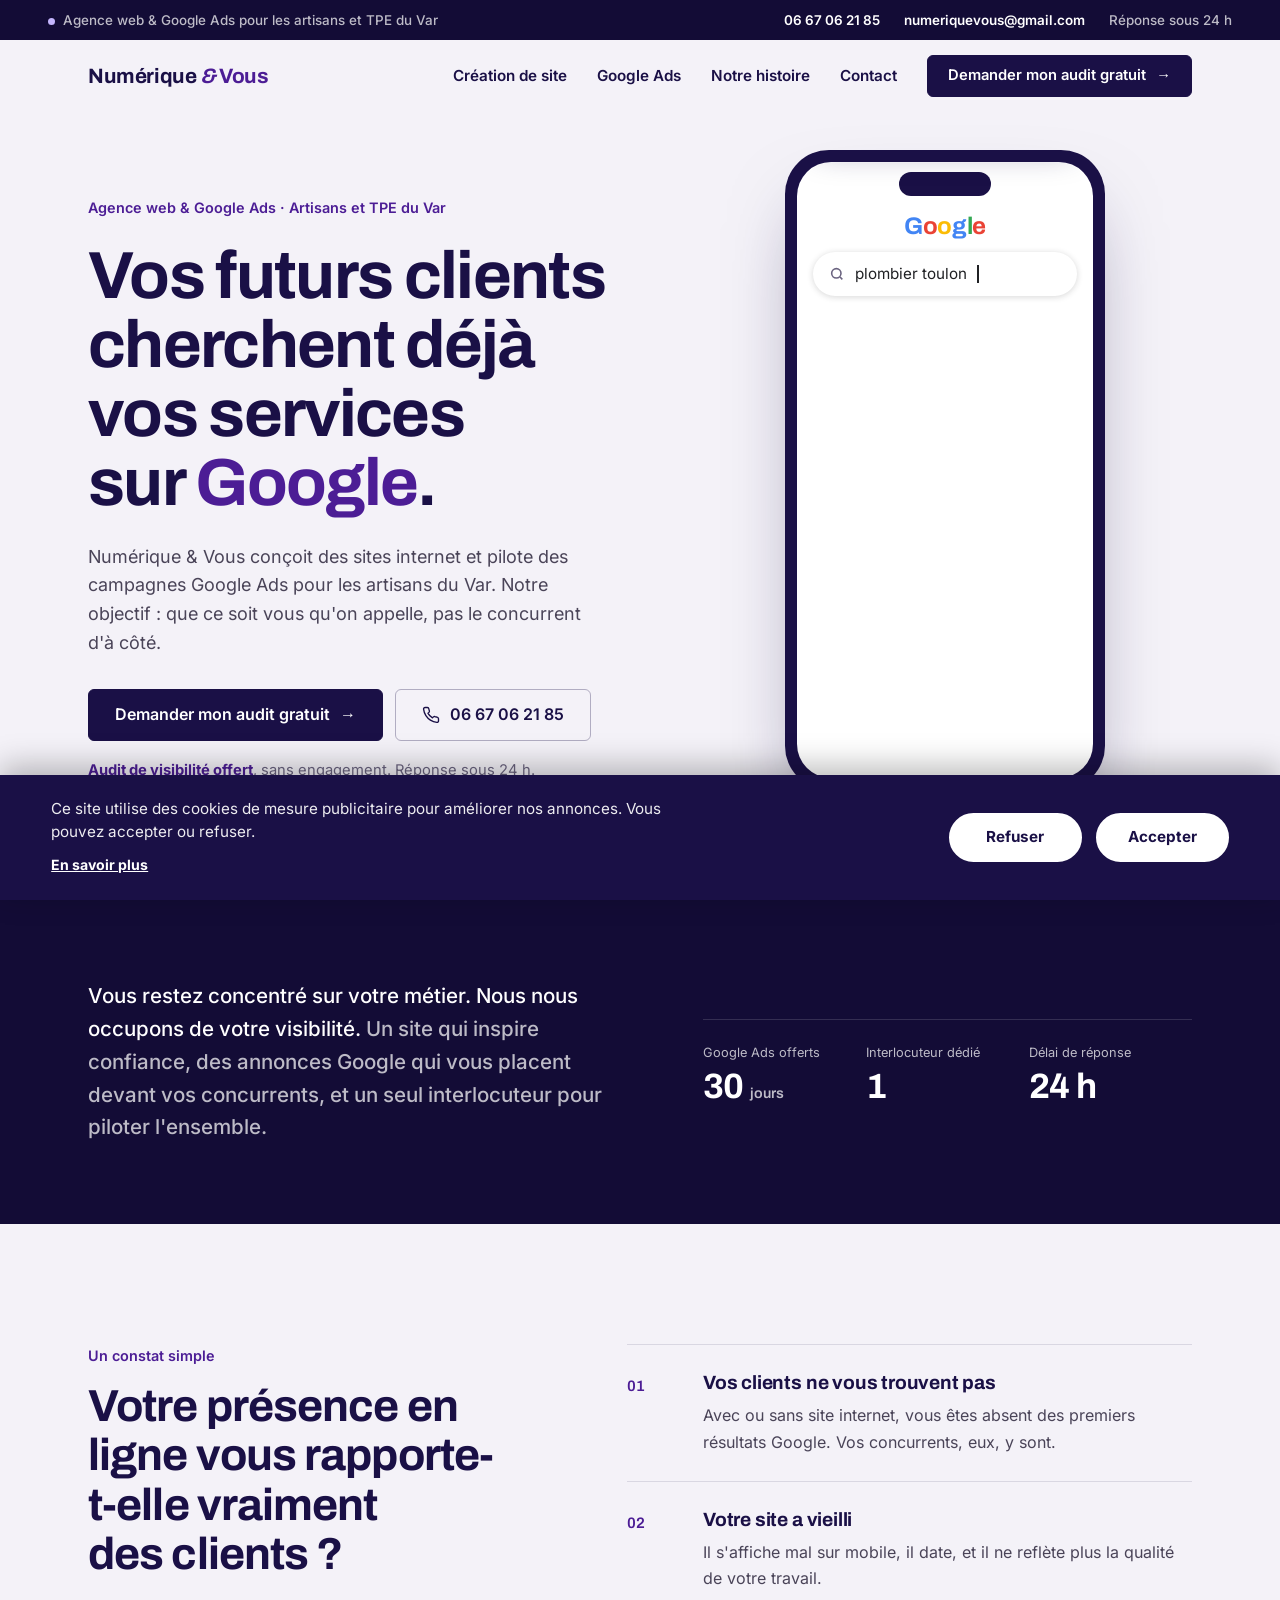
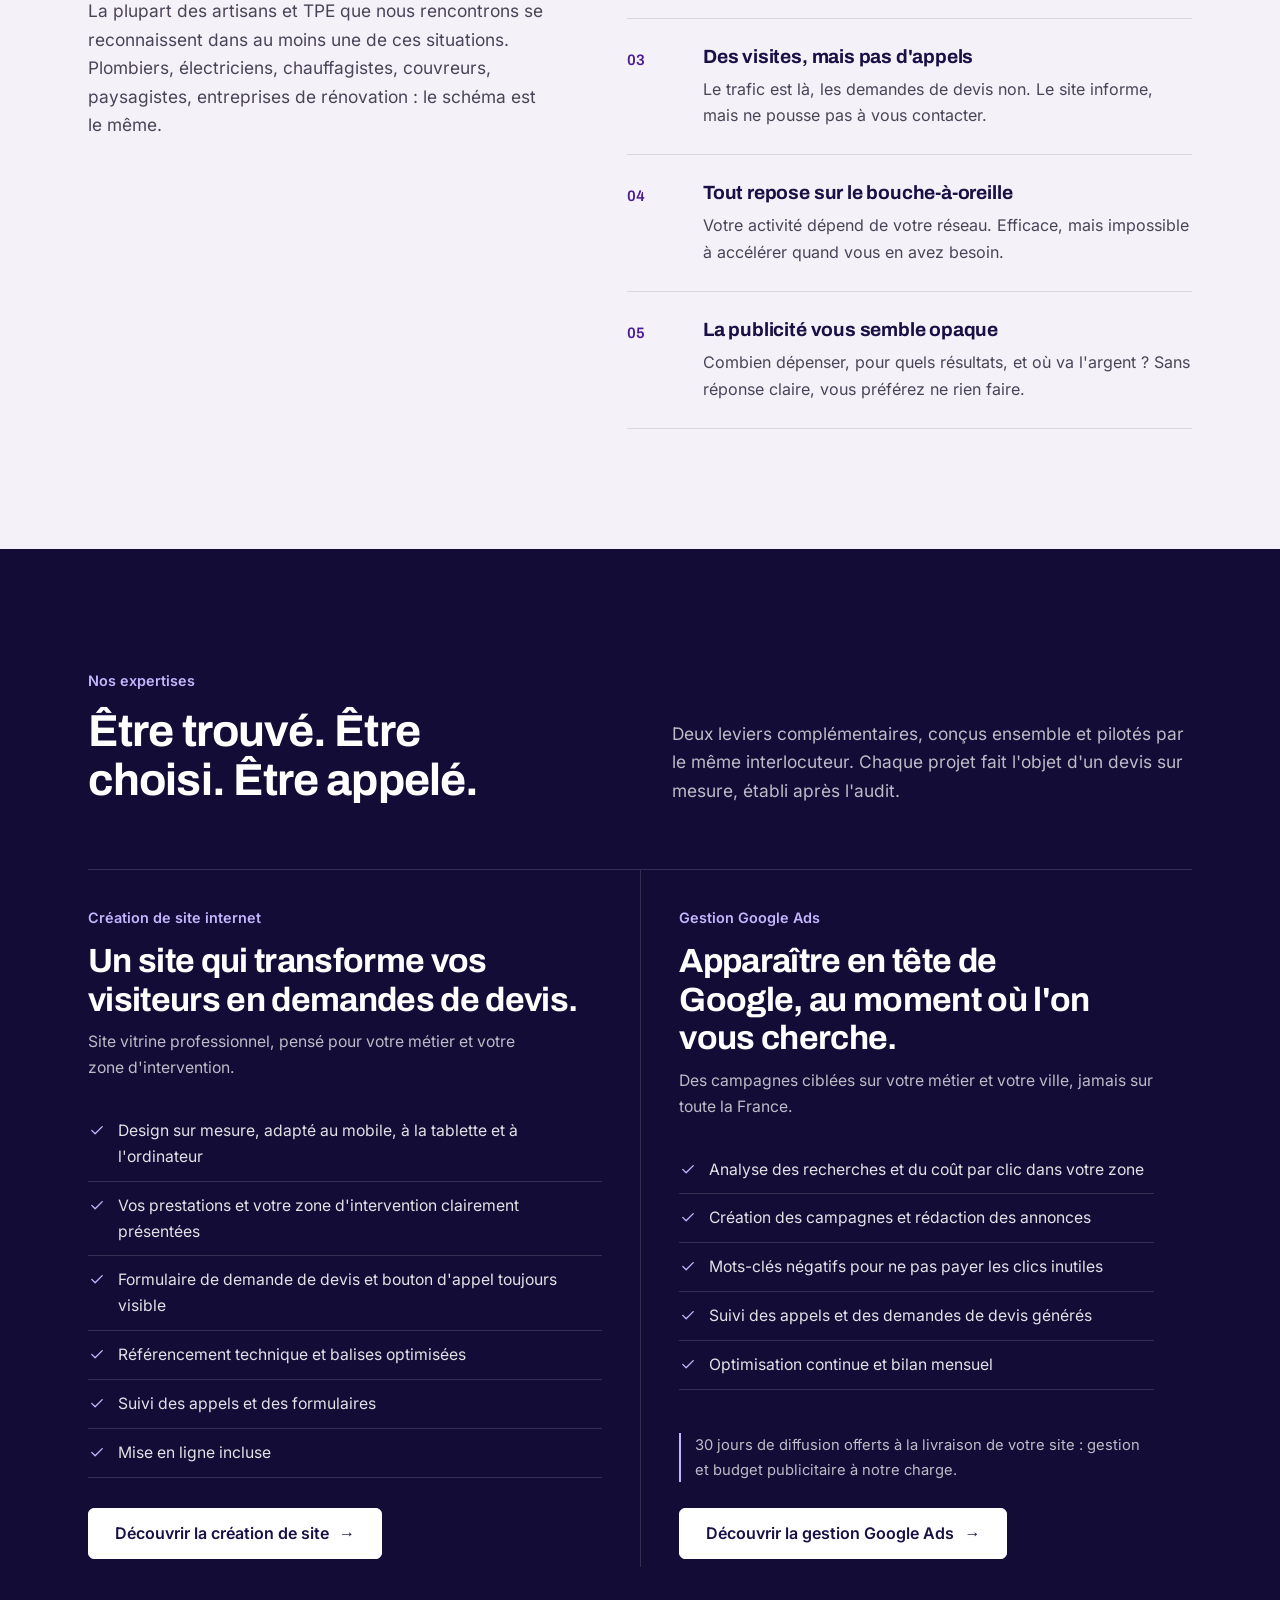
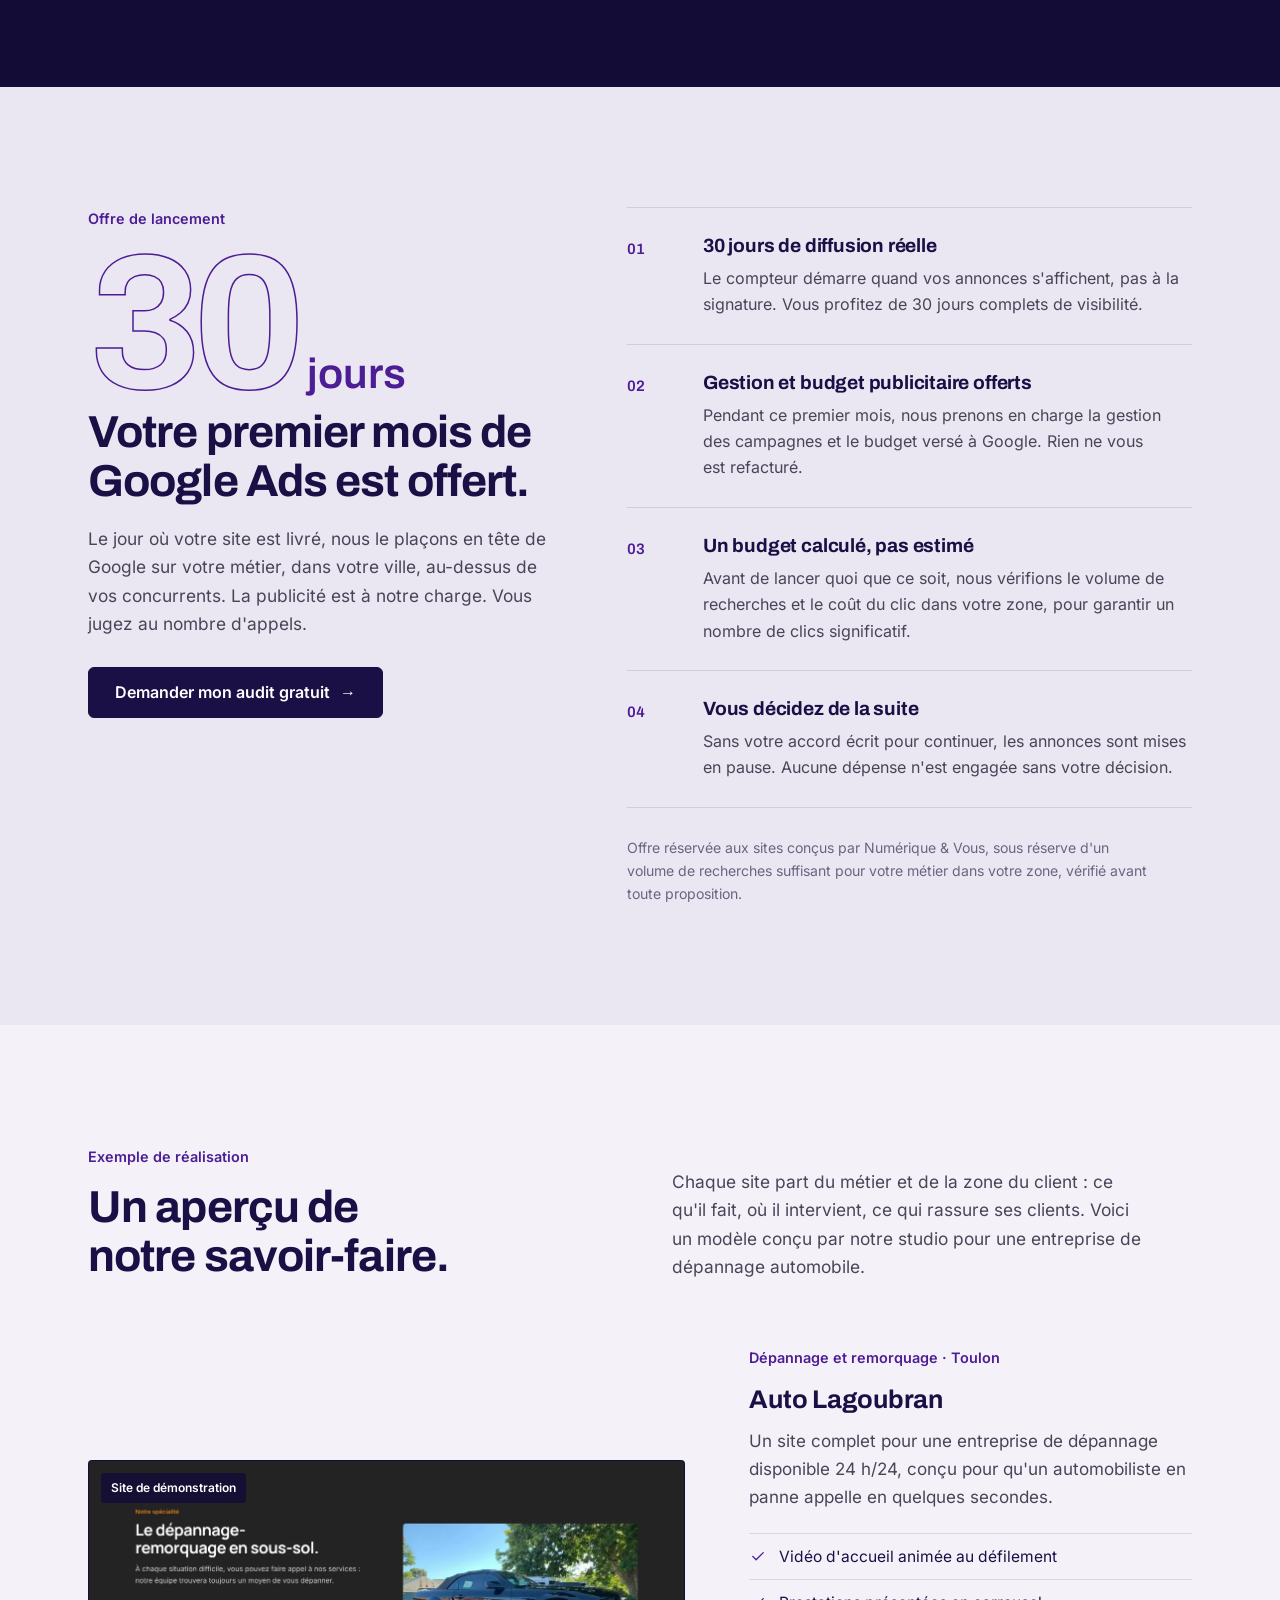
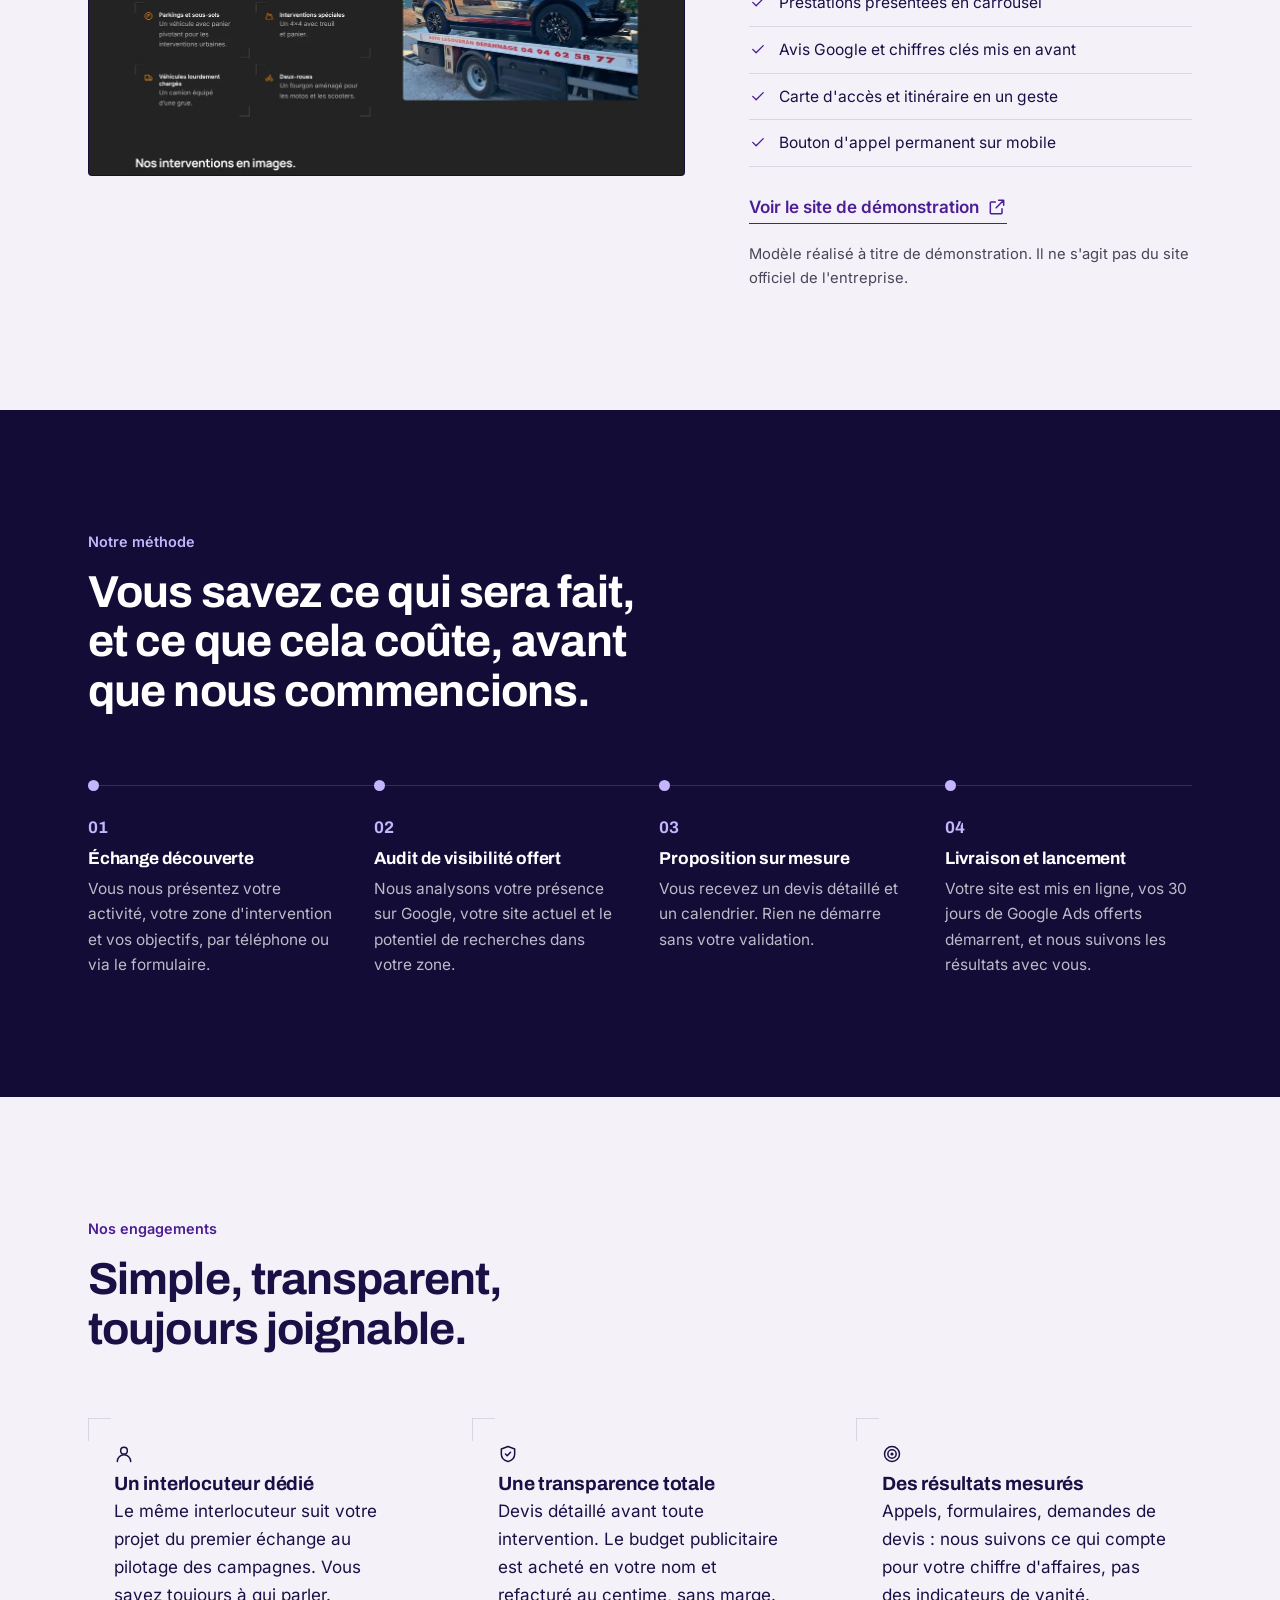
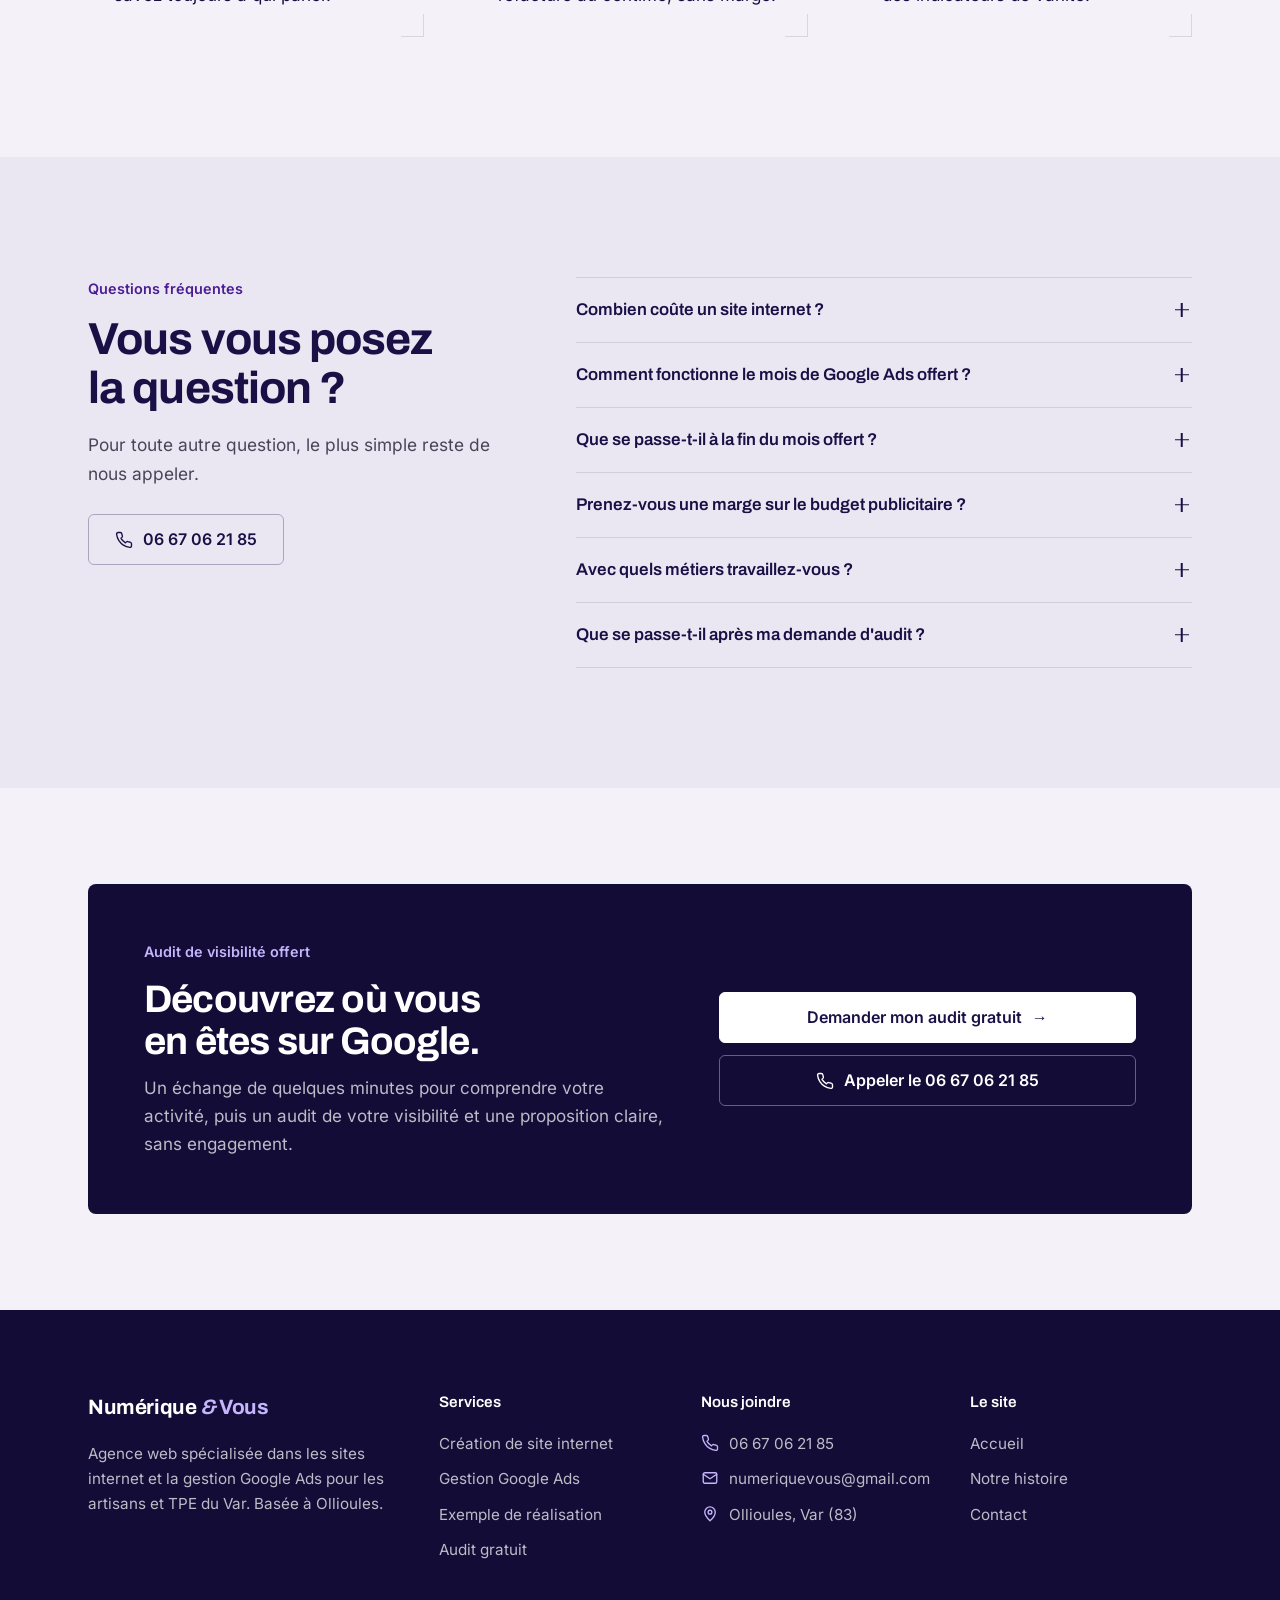
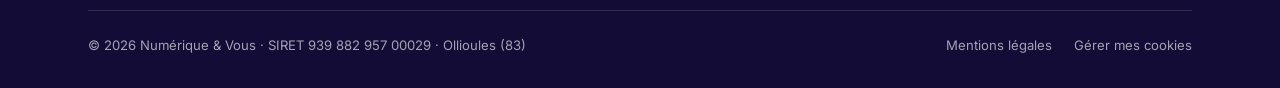
<file: index.html>
<!DOCTYPE html>
<html lang="fr">
<head>
<meta charset="UTF-8">
<meta name="viewport" content="width=device-width, initial-scale=1.0">
<title>Sites internet &amp; Google Ads pour artisans et TPE | Numérique &amp; Vous</title>
<meta name="description" content="Numérique &amp; Vous aide les artisans et TPE (plombiers, électriciens, chauffagistes, couvreurs...) à développer leur visibilité sur Google et à générer des demandes de devis. Audit de visibilité offert, devis sur mesure.">
<meta name="author" content="Loïc Auvray">
<meta name="robots" content="index, follow">
<link rel="canonical" href="https://www.numeriquevous.fr/">
<link rel="icon" href="/favicon.ico?v=2" sizes="any">
<link rel="icon" type="image/svg+xml" href="/favicon.svg?v=2">
<link rel="icon" type="image/png" sizes="32x32" href="/favicon-32.png?v=2">
<link rel="apple-touch-icon" href="/apple-touch-icon.png?v=2">
<meta property="og:title" content="Sites internet &amp; Google Ads pour artisans et TPE | Numérique &amp; Vous">
<meta property="og:description" content="Numérique &amp; Vous aide les artisans et TPE à développer leur visibilité sur Google et à transformer leurs visiteurs en demandes de devis. Audit de visibilité offert, devis sur mesure.">
<meta property="og:url" content="https://www.numeriquevous.fr/">
<meta property="og:type" content="website">
<meta property="og:locale" content="fr_FR">
<meta property="og:site_name" content="Numérique & Vous">
<meta property="og:image" content="https://www.numeriquevous.fr/logo.png">
<meta property="og:image:width" content="853">
<meta property="og:image:height" content="277">
<meta property="og:image:alt" content="Numérique & Vous — sites internet et Google Ads pour artisans et TPE">
<meta name="twitter:card" content="summary">
<meta name="twitter:title" content="Sites internet &amp; Google Ads pour artisans et TPE | Numérique &amp; Vous">
<meta name="twitter:description" content="Numérique &amp; Vous aide les artisans et TPE à développer leur visibilité sur Google et à transformer leurs visiteurs en demandes de devis.">
<meta name="twitter:image" content="https://www.numeriquevous.fr/logo.png">
<script type="application/ld+json">
{
  "@context": "https://schema.org",
  "@type": "ProfessionalService",
  "name": "Numérique & Vous",
  "description": "Agence web : création de sites internet professionnels et gestion de campagnes Google Ads pour artisans et TPE du Var.",
  "url": "https://www.numeriquevous.fr",
  "telephone": "+33667062185",
  "email": "numeriquevous@gmail.com",
  "image": "https://www.numeriquevous.fr/logo.png",
  "address": { "@type": "PostalAddress", "addressLocality": "Ollioules", "addressRegion": "Var", "postalCode": "83190", "addressCountry": "FR" },
  "areaServed": ["Toulon","Ollioules","La Seyne-sur-Mer","Six-Fours-les-Plages","Sanary-sur-Mer"],
  "makesOffer": [
    {
      "@type": "Offer",
      "name": "Création de site internet professionnel",
      "url": "https://www.numeriquevous.fr/creation-site-internet",
      "description": "Site vitrine professionnel jusqu'à 5 pages, responsive, avec formulaire de demande de devis."
    },
    {
      "@type": "Offer",
      "name": "Gestion de campagnes Google Ads",
      "url": "https://www.numeriquevous.fr/google-ads",
      "description": "Gestion mensuelle de campagnes Google Ads pour artisans et TPE, hors budget publicitaire versé à Google."
    }
  ]
}
</script>
<link rel="preload" href="/fonts/archivo-latin-var.woff2" as="font" type="font/woff2" crossorigin>
<link rel="preload" href="/fonts/inter-latin-var.woff2" as="font" type="font/woff2" crossorigin>
<!-- Google Ads (chargement différé : gtag.js n'est injecté qu'après consentement, voir cookie-consent.js) -->
<script>
window.dataLayer=window.dataLayer||[];function gtag(){dataLayer.push(arguments)}
</script>
<link rel="stylesheet" href="/cookie-consent.css" media="print" onload="this.media=&#39;all&#39;">
<link rel="stylesheet" href="/styles.css">
</head>
<body>

<div class="topbar" id="topbar">
  <div class="topbar-left"><span><span class="pulse"></span>Agence web &amp; Google Ads pour les artisans et TPE du Var</span></div>
  <div class="topbar-right">
    <a href="tel:+33667062185" onclick="gtag('event','conversion_appel',{event_category:'contact'})">06&nbsp;67&nbsp;06&nbsp;21&nbsp;85</a>
    <a href="mailto:numeriquevous@gmail.com">numeriquevous@gmail.com</a>
    <span>Réponse sous 24&nbsp;h</span>
  </div>
</div>

<header id="header">
 <div class="wrap">
  <a class="logo" href="/">Numérique <span class="amp">&amp;</span> <em>Vous</em></a>
  <nav class="nav-desktop" aria-label="Navigation principale">
      <a href="/creation-site-internet">Création de site</a>
      <a href="/google-ads">Google Ads</a>
      <a href="/a-propos">Notre histoire</a>
      <a href="/contact">Contact</a>
      <a href="/contact" class="btn">Demander mon audit gratuit <span class="arr">→</span></a>
  </nav>
  <div class="header-mobile-actions">
    <a href="tel:+33667062185" class="call-mobile-btn" aria-label="Appeler le 06 67 06 21 85" onclick="gtag('event','conversion_appel',{event_category:'contact'})"><svg class="i" viewBox="0 0 24 24" aria-hidden="true"><path d="M22 16.9v3a2 2 0 0 1-2.2 2 19.8 19.8 0 0 1-8.6-3.1 19.5 19.5 0 0 1-6-6A19.8 19.8 0 0 1 2.1 4.2 2 2 0 0 1 4.1 2h3a2 2 0 0 1 2 1.7c.1.9.4 1.8.7 2.7a2 2 0 0 1-.5 2.1L8 9.8a16 16 0 0 0 6 6l1.3-1.3a2 2 0 0 1 2.1-.4c.9.3 1.8.6 2.7.7a2 2 0 0 1 1.7 2z"/></svg></a>
    <button class="burger" id="burger" aria-label="Ouvrir le menu" aria-expanded="false"><span></span><span></span><span></span></button>
  </div>
 </div>
</header>

<div class="menu-overlay" id="menu">
  <a href="/creation-site-internet">Création de site</a>
  <a href="/google-ads">Google Ads</a>
  <a href="/a-propos">Notre histoire</a>
  <a href="/contact">Contact</a>
  <div class="menu-foot">Ollioules · Var — 06 67 06 21 85 — numeriquevous@gmail.com</div>
</div>

<main>
<section class="nv-hero" id="top" aria-labelledby="nv-title">
  <div class="nv-copy">
    <span class="label">Agence web &amp; Google Ads · Artisans et TPE du Var</span>
    <h1 id="nv-title">Vos futurs clients cherchent déjà vos services sur <span class="nv-hl">Google</span>.</h1>
    <p class="nv-lead">Numérique &amp; Vous conçoit des sites internet et pilote des campagnes Google Ads pour les artisans du Var. Notre objectif&nbsp;: que ce soit vous qu'on appelle, pas le concurrent d'à côté.</p>
    <div class="hero-ctas nv-ctas">
      <a href="/contact" class="btn">Demander mon audit gratuit <span class="arr">→</span></a>
      <a href="tel:+33667062185" class="btn ghost" onclick="gtag('event','conversion_appel',{event_category:'contact'})"><svg class="i" viewBox="0 0 24 24" aria-hidden="true"><path d="M22 16.9v3a2 2 0 0 1-2.2 2 19.8 19.8 0 0 1-8.6-3.1 19.5 19.5 0 0 1-6-6A19.8 19.8 0 0 1 2.1 4.2 2 2 0 0 1 4.1 2h3a2 2 0 0 1 2 1.7c.1.9.4 1.8.7 2.7a2 2 0 0 1-.5 2.1L8 9.8a16 16 0 0 0 6 6l1.3-1.3a2 2 0 0 1 2.1-.4c.9.3 1.8.6 2.7.7a2 2 0 0 1 1.7 2z"/></svg> 06&nbsp;67&nbsp;06&nbsp;21&nbsp;85</a>
    </div>
    <p class="nv-reassure"><strong>Audit de visibilité offert</strong>, sans engagement. Réponse sous 24&nbsp;h.</p>
  </div>

  <div class="nv-stage" aria-hidden="true">
    <div class="nv-phone" id="nvPhone">
      <div class="nv-screen" id="nvScreen">
        <div class="nv-notch"></div>
        <div class="nv-notif" id="nvNotif">
          <div class="nv-notif-icon">
            <svg width="18" height="18" viewBox="0 0 24 24" fill="none" stroke="#1a1046" stroke-width="2.2" stroke-linecap="round" stroke-linejoin="round"><path d="M4 4h16v12H5.2L4 17.2V4z"/><path d="M8 9h8M8 12h5"/></svg>
          </div>
          <div>
            <strong>Nouvelle demande de devis</strong>
            <span>Fuite sous évier · Ollioules · il y a 1 min</span>
          </div>
        </div>
        <div class="nv-g">
          <div class="nv-glogo"><span>G</span><span>o</span><span>o</span><span>g</span><span>l</span><span>e</span></div>
          <div class="nv-search">
            <svg width="16" height="16" viewBox="0 0 24 24" fill="none" stroke="#6b6480" stroke-width="2.4"><circle cx="11" cy="11" r="7"/><path d="m20 20-3.5-3.5"/></svg>
            <span class="nv-query" id="nvQuery"></span><span class="nv-caret"></span>
          </div>
          <div class="nv-results" id="nvResults">
            <div class="nv-card" data-start="0" style="--pos:0">
              <div class="nv-site"><span class="nv-fav">A</span>allo-depannage83.fr</div>
              <div class="nv-title">Dépannage plomberie 24h/24 — Var</div>
              <div class="nv-meta">Intervention rapide dans tout le département</div>
            </div>
            <div class="nv-card" data-start="1" style="--pos:1">
              <div class="nv-site"><span class="nv-fav">P</span>pagesartisans.fr</div>
              <div class="nv-title">Les 10 meilleurs plombiers à Toulon</div>
              <div class="nv-meta">Annuaire · comparez les avis</div>
            </div>
            <div class="nv-card" data-start="2" style="--pos:2">
              <div class="nv-site"><span class="nv-fav">T</span>toulon-plomberie.com</div>
              <div class="nv-title">Plombier Toulon Centre</div>
              <div class="nv-meta">Site non sécurisé · dernière mise à jour 2019</div>
            </div>
            <div class="nv-card nv-card--client" id="nvClient" data-start="3" style="--pos:3">
              <div class="nv-site"><span class="nv-fav">M</span>plomberie-martin.fr</div>
              <div class="nv-title">Plomberie Martin — Plombier à Toulon et Ollioules</div>
              <div class="nv-meta"><span class="nv-stars">★★★★★</span><span>4,9 · devis gratuit en 24 h</span></div>
            </div>
          </div>
        </div>
      </div>
    </div>
    <p class="nv-caption">Démonstration avec une entreprise fictive</p>
  </div>
</section>

<section class="dark intro" aria-label="Numérique &amp; Vous en bref">
  <div class="wrap intro-grid">
    <p class="intro-text reveal">Vous restez concentré sur votre métier. Nous nous occupons de votre visibilité. <span>Un site qui inspire confiance, des annonces Google qui vous placent devant vos concurrents, et un seul interlocuteur pour piloter l'ensemble.</span></p>
    <div class="figures reveal d1">
      <div><small>Google Ads offerts</small><b>30&nbsp;<span>jours</span></b></div>
      <div><small>Interlocuteur dédié</small><b>1</b></div>
      <div><small>Délai de réponse</small><b>24&nbsp;h</b></div>
    </div>
  </div>
</section>

<section id="constats">
  <div class="wrap split">
    <div class="sticky reveal">
      <span class="label">Un constat simple</span>
      <h2>Votre présence en ligne vous rapporte-t-elle vraiment des clients&nbsp;?</h2>
      <p class="lead">La plupart des artisans et TPE que nous rencontrons se reconnaissent dans au moins une de ces situations. Plombiers, électriciens, chauffagistes, couvreurs, paysagistes, entreprises de rénovation&nbsp;: le schéma est le même.</p>
    </div>
    <ol class="rows reveal d1">
      <li><span class="n">01</span><div><h3>Vos clients ne vous trouvent pas</h3><p>Avec ou sans site internet, vous êtes absent des premiers résultats Google. Vos concurrents, eux, y sont.</p></div></li>
      <li><span class="n">02</span><div><h3>Votre site a vieilli</h3><p>Il s'affiche mal sur mobile, il date, et il ne reflète plus la qualité de votre travail.</p></div></li>
      <li><span class="n">03</span><div><h3>Des visites, mais pas d'appels</h3><p>Le trafic est là, les demandes de devis non. Le site informe, mais ne pousse pas à vous contacter.</p></div></li>
      <li><span class="n">04</span><div><h3>Tout repose sur le bouche-à-oreille</h3><p>Votre activité dépend de votre réseau. Efficace, mais impossible à accélérer quand vous en avez besoin.</p></div></li>
      <li><span class="n">05</span><div><h3>La publicité vous semble opaque</h3><p>Combien dépenser, pour quels résultats, et où va l'argent&nbsp;? Sans réponse claire, vous préférez ne rien faire.</p></div></li>
    </ol>
  </div>
</section>

<section id="offres" class="dark">
  <div class="wrap">
    <div class="head-split reveal">
      <div>
        <span class="label">Nos expertises</span>
        <h2>Être trouvé. Être choisi. Être appelé.</h2>
      </div>
      <p class="lead">Deux leviers complémentaires, conçus ensemble et pilotés par le même interlocuteur. Chaque projet fait l'objet d'un devis sur mesure, établi après l'audit.</p>
    </div>
    <div class="offers">
      <div class="offer reveal">
        <span class="kind">Création de site internet</span>
        <p class="pitch">Un site qui transforme vos visiteurs en demandes de devis.</p>
        <p class="sub">Site vitrine professionnel, pensé pour votre métier et votre zone d'intervention.</p>
        <ul>
        <li><svg class="i" viewBox="0 0 24 24" aria-hidden="true"><path d="m5 12.5 4.5 4.5L19 7.5"/></svg><span>Design sur mesure, adapté au mobile, à la tablette et à l'ordinateur</span></li>
        <li><svg class="i" viewBox="0 0 24 24" aria-hidden="true"><path d="m5 12.5 4.5 4.5L19 7.5"/></svg><span>Vos prestations et votre zone d'intervention clairement présentées</span></li>
        <li><svg class="i" viewBox="0 0 24 24" aria-hidden="true"><path d="m5 12.5 4.5 4.5L19 7.5"/></svg><span>Formulaire de demande de devis et bouton d'appel toujours visible</span></li>
        <li><svg class="i" viewBox="0 0 24 24" aria-hidden="true"><path d="m5 12.5 4.5 4.5L19 7.5"/></svg><span>Référencement technique et balises optimisées</span></li>
        <li><svg class="i" viewBox="0 0 24 24" aria-hidden="true"><path d="m5 12.5 4.5 4.5L19 7.5"/></svg><span>Suivi des appels et des formulaires</span></li>
        <li><svg class="i" viewBox="0 0 24 24" aria-hidden="true"><path d="m5 12.5 4.5 4.5L19 7.5"/></svg><span>Mise en ligne incluse</span></li>
        </ul>
        <div class="actions"><a href="/creation-site-internet" class="btn light">Découvrir la création de site <span class="arr">→</span></a></div>
      </div>
      <div class="offer reveal d1">
        <span class="kind">Gestion Google Ads</span>
        <p class="pitch">Apparaître en tête de Google, au moment où l'on vous cherche.</p>
        <p class="sub">Des campagnes ciblées sur votre métier et votre ville, jamais sur toute la France.</p>
        <ul>
        <li><svg class="i" viewBox="0 0 24 24" aria-hidden="true"><path d="m5 12.5 4.5 4.5L19 7.5"/></svg><span>Analyse des recherches et du coût par clic dans votre zone</span></li>
        <li><svg class="i" viewBox="0 0 24 24" aria-hidden="true"><path d="m5 12.5 4.5 4.5L19 7.5"/></svg><span>Création des campagnes et rédaction des annonces</span></li>
        <li><svg class="i" viewBox="0 0 24 24" aria-hidden="true"><path d="m5 12.5 4.5 4.5L19 7.5"/></svg><span>Mots-clés négatifs pour ne pas payer les clics inutiles</span></li>
        <li><svg class="i" viewBox="0 0 24 24" aria-hidden="true"><path d="m5 12.5 4.5 4.5L19 7.5"/></svg><span>Suivi des appels et des demandes de devis générés</span></li>
        <li><svg class="i" viewBox="0 0 24 24" aria-hidden="true"><path d="m5 12.5 4.5 4.5L19 7.5"/></svg><span>Optimisation continue et bilan mensuel</span></li>
        </ul>
        <p class="note">30 jours de diffusion offerts à la livraison de votre site&nbsp;: gestion et budget publicitaire à notre charge.</p>
        <div class="actions"><a href="/google-ads" class="btn light">Découvrir la gestion Google Ads <span class="arr">→</span></a></div>
      </div>
    </div>
  </div>
</section>

<section id="offre-lancement" class="alt launch">
  <div class="wrap split">
    <div class="sticky reveal">
      <span class="label">Offre de lancement</span>
      <span class="bignum" aria-hidden="true">30<small>jours</small></span>
      <h2>Votre premier mois de Google Ads est offert.</h2>
      <p class="lead">Le jour où votre site est livré, nous le plaçons en tête de Google sur votre métier, dans votre ville, au-dessus de vos concurrents. La publicité est à notre charge. Vous jugez au nombre d'appels.</p>
      <div style="margin-top:28px"><a href="/contact" class="btn">Demander mon audit gratuit <span class="arr">→</span></a></div>
    </div>
    <div class="reveal d1">
      <ol class="rows">
        <li><span class="n">01</span><div><h3>30 jours de diffusion réelle</h3><p>Le compteur démarre quand vos annonces s'affichent, pas à la signature. Vous profitez de 30 jours complets de visibilité.</p></div></li>
        <li><span class="n">02</span><div><h3>Gestion et budget publicitaire offerts</h3><p>Pendant ce premier mois, nous prenons en charge la gestion des campagnes et le budget versé à Google. Rien ne vous est refacturé.</p></div></li>
        <li><span class="n">03</span><div><h3>Un budget calculé, pas estimé</h3><p>Avant de lancer quoi que ce soit, nous vérifions le volume de recherches et le coût du clic dans votre zone, pour garantir un nombre de clics significatif.</p></div></li>
        <li><span class="n">04</span><div><h3>Vous décidez de la suite</h3><p>Sans votre accord écrit pour continuer, les annonces sont mises en pause. Aucune dépense n'est engagée sans votre décision.</p></div></li>
      </ol>
      <p class="conditions">Offre réservée aux sites conçus par Numérique &amp; Vous, sous réserve d'un volume de recherches suffisant pour votre métier dans votre zone, vérifié avant toute proposition.</p>
    </div>
  </div>
</section>

<section id="realisation">
  <div class="wrap">
    <div class="head-split reveal">
      <div>
        <span class="label">Exemple de réalisation</span>
        <h2>Un aperçu de notre savoir-faire.</h2>
      </div>
      <p class="lead">Chaque site part du métier et de la zone du client&nbsp;: ce qu'il fait, où il intervient, ce qui rassure ses clients. Voici un modèle conçu par notre studio pour une entreprise de dépannage automobile.</p>
    </div>
    <div class="feature">
      <a class="shot reveal" href="https://auto-lagoubran-maquette.netlify.app/" target="_blank" rel="noopener">
        <img src="/images/realisations/auto-lagoubran.webp" alt="Site de démonstration Auto Lagoubran : section spécialité dépannage en sous-sol avec photo de dépanneuse" width="1200" height="633" loading="lazy">
        <span class="tag">Site de démonstration</span>
      </a>
      <div class="reveal d1">
        <span class="label">Dépannage et remorquage · Toulon</span>
        <h3>Auto Lagoubran</h3>
        <p>Un site complet pour une entreprise de dépannage disponible 24&nbsp;h/24, conçu pour qu'un automobiliste en panne appelle en quelques secondes.</p>
        <ul>
        <li><svg class="i" viewBox="0 0 24 24" aria-hidden="true"><path d="m5 12.5 4.5 4.5L19 7.5"/></svg><span>Vidéo d'accueil animée au défilement</span></li>
        <li><svg class="i" viewBox="0 0 24 24" aria-hidden="true"><path d="m5 12.5 4.5 4.5L19 7.5"/></svg><span>Prestations présentées en carrousel</span></li>
        <li><svg class="i" viewBox="0 0 24 24" aria-hidden="true"><path d="m5 12.5 4.5 4.5L19 7.5"/></svg><span>Avis Google et chiffres clés mis en avant</span></li>
        <li><svg class="i" viewBox="0 0 24 24" aria-hidden="true"><path d="m5 12.5 4.5 4.5L19 7.5"/></svg><span>Carte d'accès et itinéraire en un geste</span></li>
        <li><svg class="i" viewBox="0 0 24 24" aria-hidden="true"><path d="m5 12.5 4.5 4.5L19 7.5"/></svg><span>Bouton d'appel permanent sur mobile</span></li>
        </ul>
        <a class="link-arrow" href="https://auto-lagoubran-maquette.netlify.app/" target="_blank" rel="noopener">Voir le site de démonstration <svg class="i" viewBox="0 0 24 24" aria-hidden="true"><path d="M14 4h6v6M20 4l-9 9"/><path d="M18 14v5a1 1 0 0 1-1 1H5a1 1 0 0 1-1-1V7a1 1 0 0 1 1-1h5"/></svg></a>
        <p class="work-note">Modèle réalisé à titre de démonstration. Il ne s'agit pas du site officiel de l'entreprise.</p>
      </div>
    </div>
  </div>
</section>

<section id="methode" class="dark">
  <div class="wrap">
    <div class="head reveal">
      <span class="label">Notre méthode</span>
      <h2>Vous savez ce qui sera fait, et ce que cela coûte, avant que nous commencions.</h2>
    </div>
    <ol class="timeline reveal d1" style="--steps:4">
      <li><span class="step-n">01</span><h3>Échange découverte</h3><p>Vous nous présentez votre activité, votre zone d'intervention et vos objectifs, par téléphone ou via le formulaire.</p></li>
      <li><span class="step-n">02</span><h3>Audit de visibilité offert</h3><p>Nous analysons votre présence sur Google, votre site actuel et le potentiel de recherches dans votre zone.</p></li>
      <li><span class="step-n">03</span><h3>Proposition sur mesure</h3><p>Vous recevez un devis détaillé et un calendrier. Rien ne démarre sans votre validation.</p></li>
      <li><span class="step-n">04</span><h3>Livraison et lancement</h3><p>Votre site est mis en ligne, vos 30 jours de Google Ads offerts démarrent, et nous suivons les résultats avec vous.</p></li>
    </ol>
  </div>
</section>

<section id="approche">
  <div class="wrap">
    <div class="head reveal">
      <span class="label">Nos engagements</span>
      <h2>Simple, transparent, toujours joignable.</h2>
    </div>
    <div class="cols">
      <div class="corner reveal"><span class="ic"><svg class="i" viewBox="0 0 24 24" aria-hidden="true"><circle cx="12" cy="8" r="4"/><path d="M4 21a8 8 0 0 1 16 0"/></svg></span><h3>Un interlocuteur dédié</h3><p>Le même interlocuteur suit votre projet du premier échange au pilotage des campagnes. Vous savez toujours à qui parler.</p></div>
      <div class="corner reveal d1"><span class="ic"><svg class="i" viewBox="0 0 24 24" aria-hidden="true"><path d="M12 3 4 6v6c0 5 3.5 8 8 9 4.5-1 8-4 8-9V6z"/><path d="m9 12 2 2 4-4"/></svg></span><h3>Une transparence totale</h3><p>Devis détaillé avant toute intervention. Le budget publicitaire est acheté en votre nom et refacturé au centime, sans marge.</p></div>
      <div class="corner reveal d2"><span class="ic"><svg class="i" viewBox="0 0 24 24" aria-hidden="true"><circle cx="12" cy="12" r="9"/><circle cx="12" cy="12" r="5"/><circle cx="12" cy="12" r="1"/></svg></span><h3>Des résultats mesurés</h3><p>Appels, formulaires, demandes de devis&nbsp;: nous suivons ce qui compte pour votre chiffre d'affaires, pas des indicateurs de vanité.</p></div>
    </div>
  </div>
</section>

<section id="faq" class="alt">
  <div class="wrap faq-wrap">
    <div class="side reveal">
      <span class="label">Questions fréquentes</span>
      <h2>Vous vous posez la question&nbsp;?</h2>
      <p class="lead">Pour toute autre question, le plus simple reste de nous appeler.</p>
      <a href="tel:+33667062185" class="btn ghost" onclick="gtag('event','conversion_appel',{event_category:'contact'})"><svg class="i" viewBox="0 0 24 24" aria-hidden="true"><path d="M22 16.9v3a2 2 0 0 1-2.2 2 19.8 19.8 0 0 1-8.6-3.1 19.5 19.5 0 0 1-6-6A19.8 19.8 0 0 1 2.1 4.2 2 2 0 0 1 4.1 2h3a2 2 0 0 1 2 1.7c.1.9.4 1.8.7 2.7a2 2 0 0 1-.5 2.1L8 9.8a16 16 0 0 0 6 6l1.3-1.3a2 2 0 0 1 2.1-.4c.9.3 1.8.6 2.7.7a2 2 0 0 1 1.7 2z"/></svg> 06&nbsp;67&nbsp;06&nbsp;21&nbsp;85</a>
    </div>
    <div class="faq reveal d1">
      <div class="faq-item">
        <button class="faq-q" aria-expanded="false">Combien coûte un site internet&nbsp;?<span class="plus">+</span></button>
        <div class="faq-a"><p>Chaque site est chiffré sur devis&nbsp;: le prix dépend du nombre de pages, des contenus à produire et des fonctionnalités souhaitées. L'audit est offert, et le devis détaillé vous est remis avant tout engagement.</p></div>
      </div>
      <div class="faq-item">
        <button class="faq-q" aria-expanded="false">Comment fonctionne le mois de Google Ads offert&nbsp;?<span class="plus">+</span></button>
        <div class="faq-a"><p>À la livraison de votre site, nous lançons une campagne sur votre métier et votre ville pendant 30 jours de diffusion réelle. La gestion et le budget publicitaire sont à notre charge&nbsp;: vous jugez simplement au nombre d'appels reçus.</p></div>
      </div>
      <div class="faq-item">
        <button class="faq-q" aria-expanded="false">Que se passe-t-il à la fin du mois offert&nbsp;?<span class="plus">+</span></button>
        <div class="faq-a"><p>Vous décidez. Sans votre accord écrit pour continuer, les annonces sont mises en pause et aucune dépense n'est engagée. Si vous poursuivez, la gestion et la publicité sont facturées d'avance chaque mois, sur deux lignes distinctes.</p></div>
      </div>
      <div class="faq-item">
        <button class="faq-q" aria-expanded="false">Prenez-vous une marge sur le budget publicitaire&nbsp;?<span class="plus">+</span></button>
        <div class="faq-a"><p>Non. Le budget est acheté en votre nom, dans le cadre d'un contrat de mandat signé avant toute intervention sur votre compte, et refacturé au centime près, comme l'exige la loi Sapin. Nous sommes rémunérés uniquement par nos honoraires de gestion.</p></div>
      </div>
      <div class="faq-item">
        <button class="faq-q" aria-expanded="false">Avec quels métiers travaillez-vous&nbsp;?<span class="plus">+</span></button>
        <div class="faq-a"><p>Nous accompagnons principalement les artisans et TPE de services&nbsp;: plombiers, électriciens, chauffagistes, climaticiens, couvreurs, serruriers, paysagistes, entreprises de peinture et de rénovation, et plus largement les entreprises de services locales.</p></div>
      </div>
      <div class="faq-item">
        <button class="faq-q" aria-expanded="false">Que se passe-t-il après ma demande d'audit&nbsp;?<span class="plus">+</span></button>
        <div class="faq-a"><p>Nous vous recontactons sous 24&nbsp;heures pour comprendre votre activité et votre situation actuelle, puis nous vous présentons une proposition claire, sans engagement de votre part.</p></div>
      </div>
    </div>
  </div>
</section>

<section class="cta-band">
  <div class="wrap">
    <div class="cta-box reveal">
      <div>
        <span class="label">Audit de visibilité offert</span>
        <h2>Découvrez où vous en êtes sur Google.</h2>
        <p>Un échange de quelques minutes pour comprendre votre activité, puis un audit de votre visibilité et une proposition claire, sans engagement.</p>
      </div>
      <div class="actions">
        <a href="/contact" class="btn light">Demander mon audit gratuit <span class="arr">→</span></a>
        <a href="tel:+33667062185" class="btn ghost-light" onclick="gtag('event','conversion_appel',{event_category:'contact'})"><svg class="i" viewBox="0 0 24 24" aria-hidden="true"><path d="M22 16.9v3a2 2 0 0 1-2.2 2 19.8 19.8 0 0 1-8.6-3.1 19.5 19.5 0 0 1-6-6A19.8 19.8 0 0 1 2.1 4.2 2 2 0 0 1 4.1 2h3a2 2 0 0 1 2 1.7c.1.9.4 1.8.7 2.7a2 2 0 0 1-.5 2.1L8 9.8a16 16 0 0 0 6 6l1.3-1.3a2 2 0 0 1 2.1-.4c.9.3 1.8.6 2.7.7a2 2 0 0 1 1.7 2z"/></svg> Appeler le 06&nbsp;67&nbsp;06&nbsp;21&nbsp;85</a>
      </div>
    </div>
  </div>
</section>
</main>

<footer>
  <div class="wrap">
    <div class="footer-grid">
      <div>
        <a class="logo" href="/">Numérique <span class="amp">&amp;</span> <em>Vous</em></a>
        <p>Agence web spécialisée dans les sites internet et la gestion Google Ads pour les artisans et TPE du Var. Basée à Ollioules.</p>
      </div>
      <div>
        <h4>Services</h4>
        <ul>
          <li><a href="/creation-site-internet">Création de site internet</a></li>
          <li><a href="/google-ads">Gestion Google Ads</a></li>
          <li><a href="/#realisation">Exemple de réalisation</a></li>
          <li><a href="/contact">Audit gratuit</a></li>
        </ul>
      </div>
      <div>
        <h4>Nous joindre</h4>
        <ul>
          <li class="ln"><svg class="i" viewBox="0 0 24 24" aria-hidden="true"><path d="M22 16.9v3a2 2 0 0 1-2.2 2 19.8 19.8 0 0 1-8.6-3.1 19.5 19.5 0 0 1-6-6A19.8 19.8 0 0 1 2.1 4.2 2 2 0 0 1 4.1 2h3a2 2 0 0 1 2 1.7c.1.9.4 1.8.7 2.7a2 2 0 0 1-.5 2.1L8 9.8a16 16 0 0 0 6 6l1.3-1.3a2 2 0 0 1 2.1-.4c.9.3 1.8.6 2.7.7a2 2 0 0 1 1.7 2z"/></svg><a href="tel:+33667062185" onclick="gtag('event','conversion_appel',{event_category:'contact'})">06&nbsp;67&nbsp;06&nbsp;21&nbsp;85</a></li>
          <li class="ln"><svg class="i" viewBox="0 0 24 24" aria-hidden="true"><rect x="3" y="5" width="18" height="14" rx="2"/><path d="m3 7 9 6 9-6"/></svg><a href="mailto:numeriquevous@gmail.com">numeriquevous@gmail.com</a></li>
          <li class="ln"><svg class="i" viewBox="0 0 24 24" aria-hidden="true"><path d="M12 21s-7-6.2-7-11.5A7 7 0 0 1 19 9.5C19 14.8 12 21 12 21z"/><circle cx="12" cy="9.5" r="2.5"/></svg><span>Ollioules, Var (83)</span></li>
        </ul>
      </div>
      <div>
        <h4>Le site</h4>
        <ul>
          <li><a href="/">Accueil</a></li>
          <li><a href="/a-propos">Notre histoire</a></li>
          <li><a href="/contact">Contact</a></li>
        </ul>
      </div>
    </div>
    <div class="footer-bottom">
      <span>© 2026 Numérique &amp; Vous · SIRET 939 882 957 00029 · Ollioules (83)</span>
      <nav aria-label="Liens légaux"><a href="/mentions-legales" class="footer-legal">Mentions légales</a><a href="#" class="footer-legal cookie-manage">Gérer mes cookies</a></nav>
    </div>
  </div>
</footer>

<div class="mobile-cta-bar">
  <a href="tel:+33667062185" class="btn ghost small" onclick="gtag('event','conversion_appel',{event_category:'contact'})"><svg class="i" viewBox="0 0 24 24" aria-hidden="true"><path d="M22 16.9v3a2 2 0 0 1-2.2 2 19.8 19.8 0 0 1-8.6-3.1 19.5 19.5 0 0 1-6-6A19.8 19.8 0 0 1 2.1 4.2 2 2 0 0 1 4.1 2h3a2 2 0 0 1 2 1.7c.1.9.4 1.8.7 2.7a2 2 0 0 1-.5 2.1L8 9.8a16 16 0 0 0 6 6l1.3-1.3a2 2 0 0 1 2.1-.4c.9.3 1.8.6 2.7.7a2 2 0 0 1 1.7 2z"/></svg> Appeler</a>
  <a href="/contact" class="btn small">Audit gratuit</a>
</div>

<script defer src="/site.js"></script>
<script defer src="/hero.js"></script>
<script defer src="/cookie-consent.js"></script>
</body>
</html>
</file>
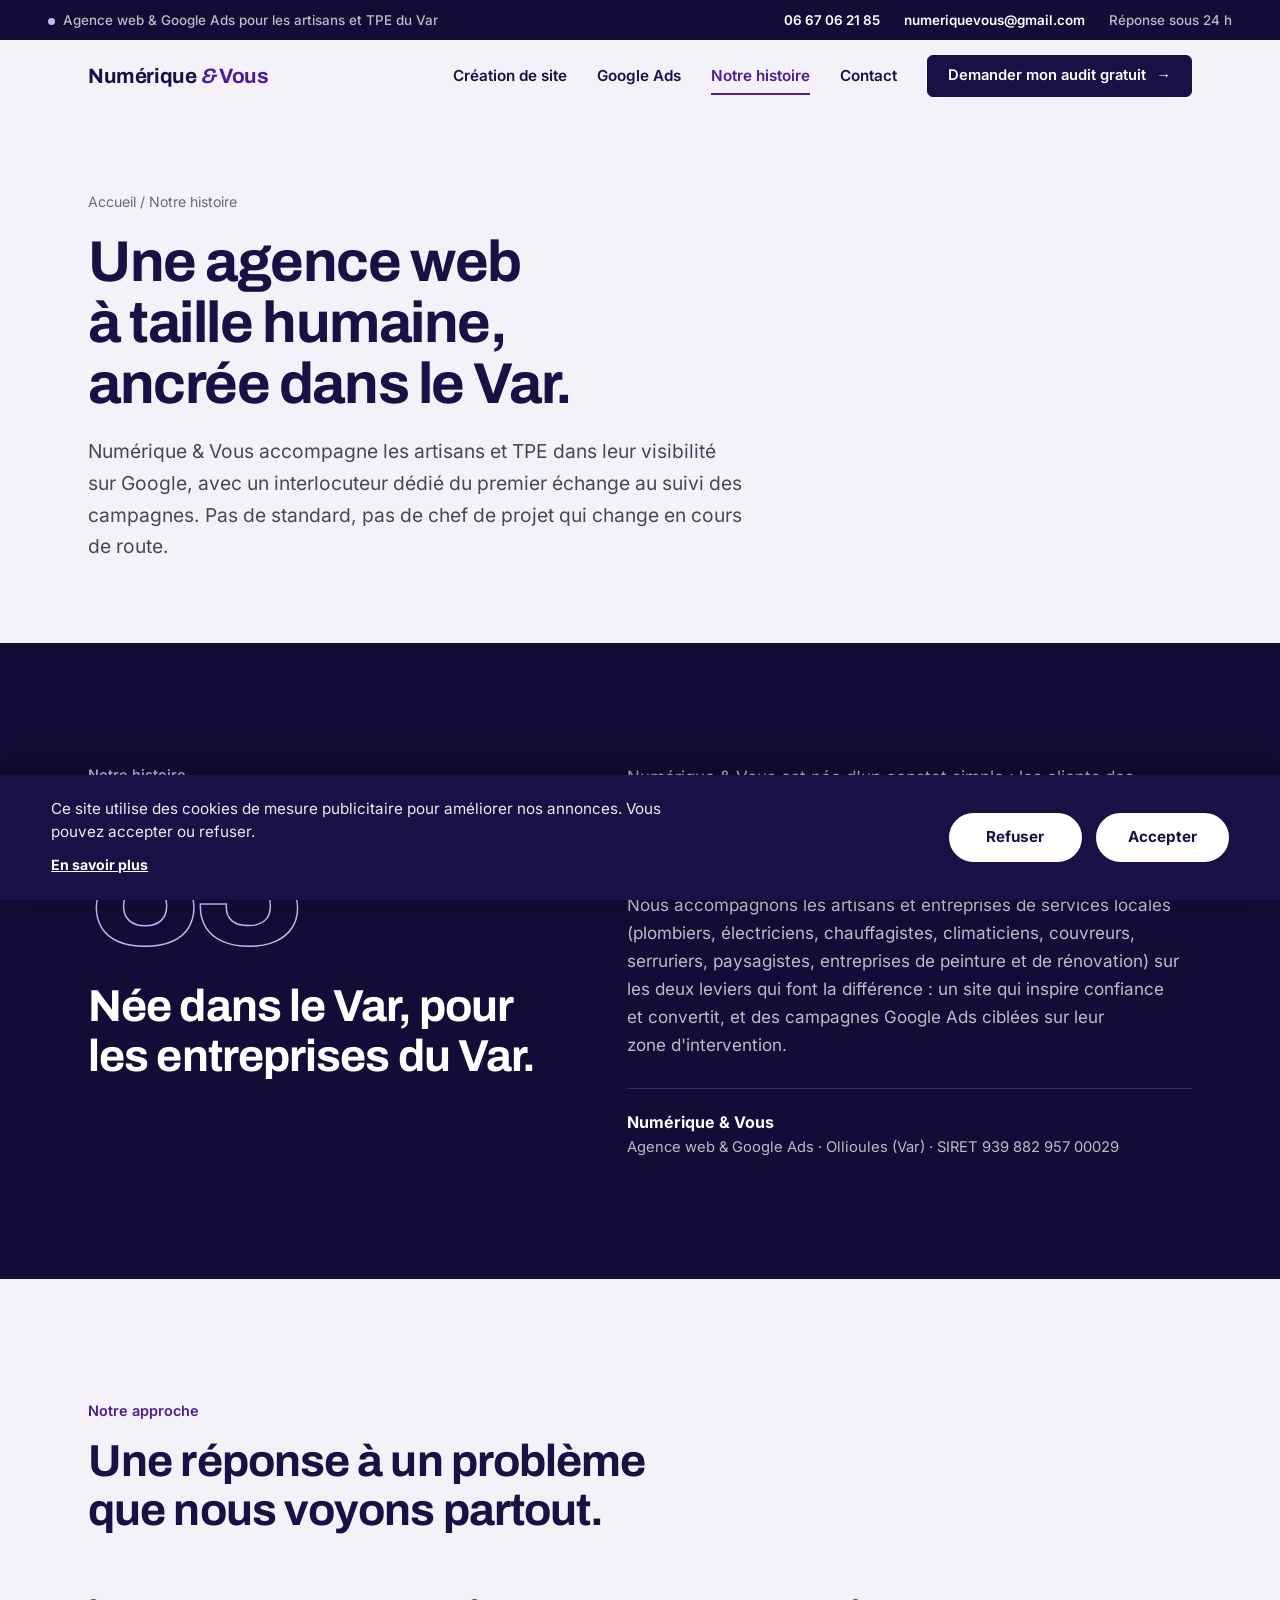
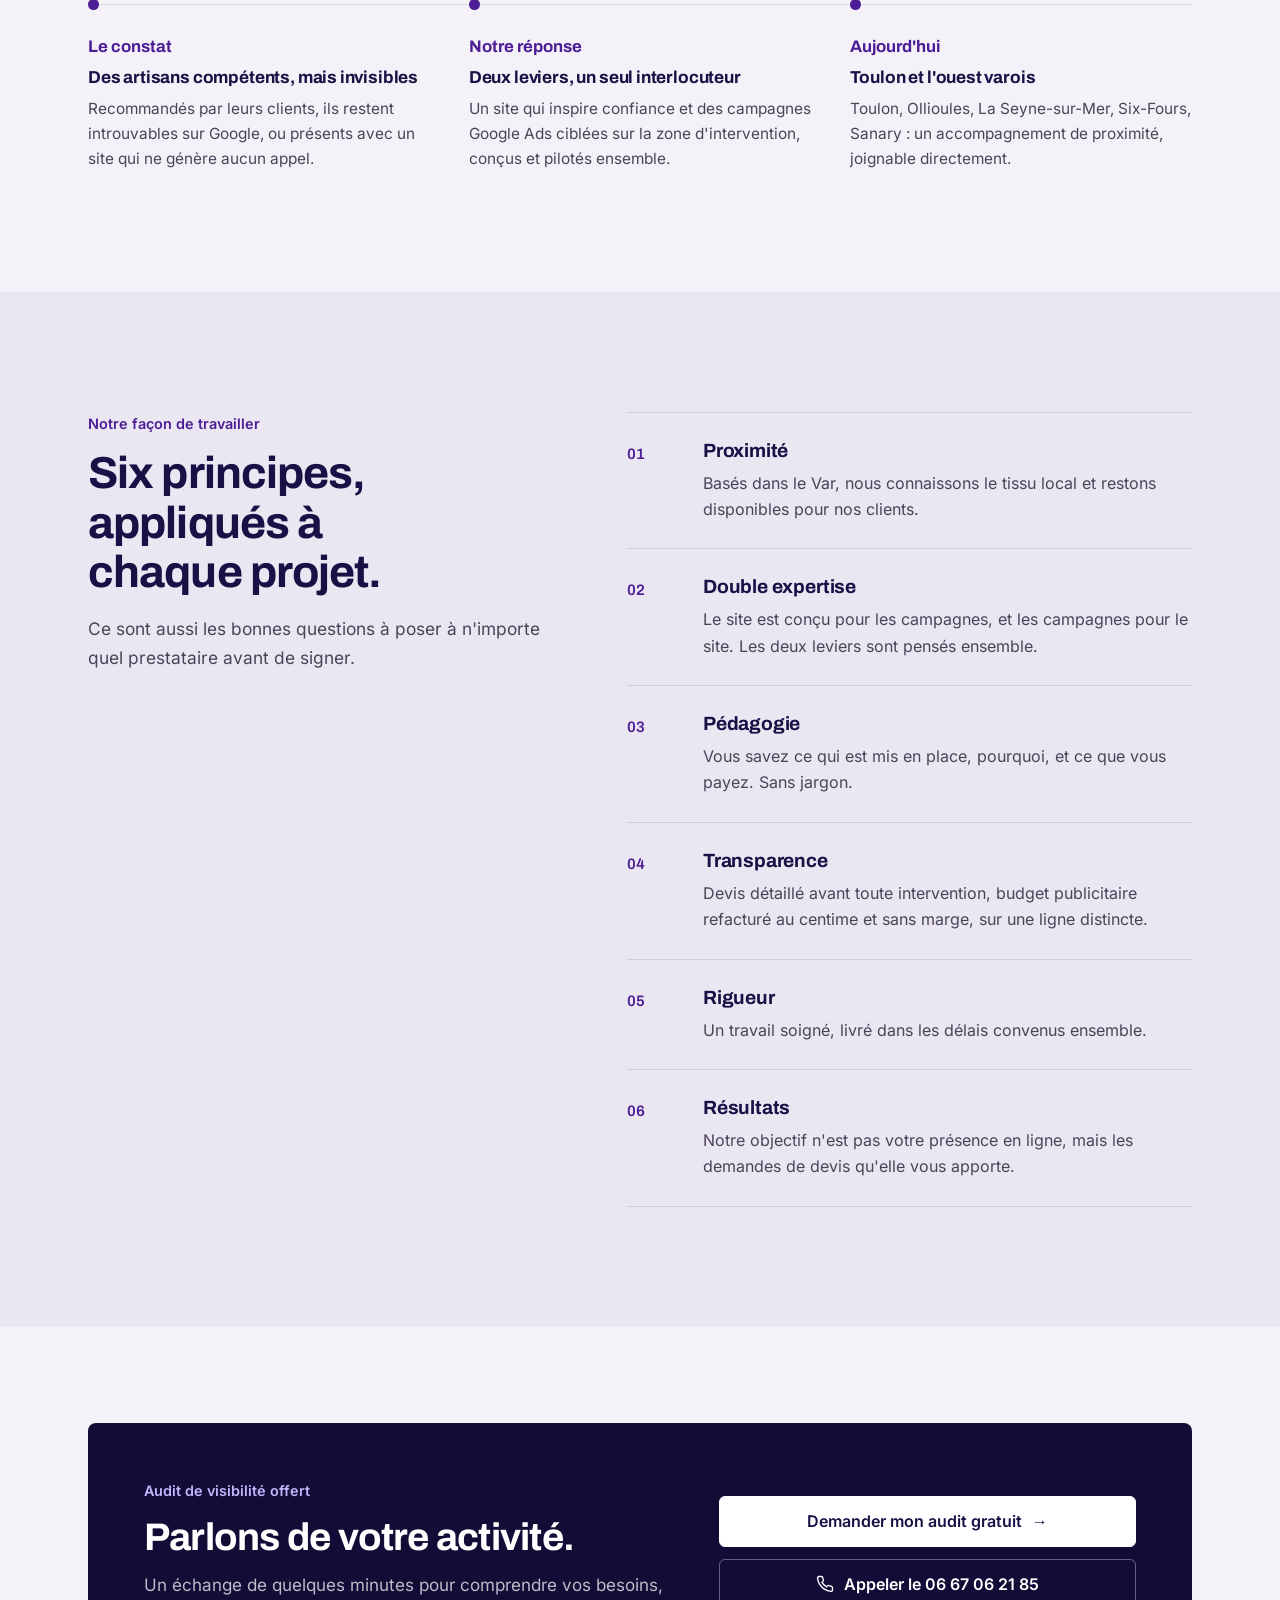
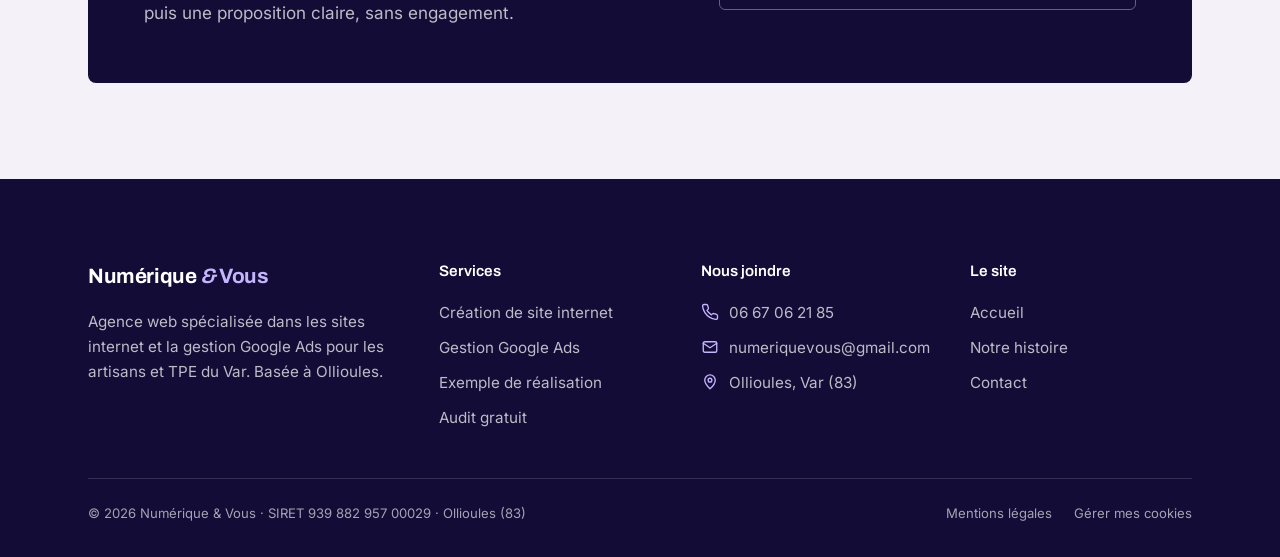
<file: a-propos.html>
<!DOCTYPE html>
<html lang="fr">
<head>
<meta charset="UTF-8">
<meta name="viewport" content="width=device-width, initial-scale=1.0">
<title>À propos — Numérique &amp; Vous</title>
<meta name="description" content="Numérique &amp; Vous, c'est Loïc Auvray : un interlocuteur unique pour la création de votre site internet et la gestion de vos campagnes Google Ads, basé à Ollioules dans le Var.">
<meta name="author" content="Loïc Auvray">
<meta name="robots" content="index, follow">
<link rel="canonical" href="https://www.numeriquevous.fr/a-propos">
<link rel="icon" href="/favicon.ico?v=2" sizes="any">
<link rel="icon" type="image/svg+xml" href="/favicon.svg?v=2">
<link rel="icon" type="image/png" sizes="32x32" href="/favicon-32.png?v=2">
<link rel="apple-touch-icon" href="/apple-touch-icon.png?v=2">
<meta property="og:title" content="À propos — Numérique &amp; Vous">
<meta property="og:description" content="Un interlocuteur unique pour la création de votre site internet et la gestion de vos campagnes Google Ads.">
<meta property="og:url" content="https://www.numeriquevous.fr/a-propos">
<meta property="og:type" content="website">
<meta property="og:locale" content="fr_FR">
<meta property="og:site_name" content="Numérique & Vous">
<meta property="og:image" content="https://www.numeriquevous.fr/logo.png">
<meta property="og:image:width" content="853">
<meta property="og:image:height" content="277">
<meta property="og:image:alt" content="Numérique & Vous">
<meta name="twitter:card" content="summary">
<meta name="twitter:title" content="À propos — Numérique &amp; Vous">
<meta name="twitter:description" content="Un interlocuteur unique pour la création de votre site internet et la gestion de vos campagnes Google Ads.">
<meta name="twitter:image" content="https://www.numeriquevous.fr/logo.png">
<link rel="preload" href="/fonts/archivo-latin-var.woff2" as="font" type="font/woff2" crossorigin>
<link rel="preload" href="/fonts/inter-latin-var.woff2" as="font" type="font/woff2" crossorigin>
<!-- Google Ads (chargement différé : gtag.js n'est injecté qu'après consentement, voir cookie-consent.js) -->
<script>
window.dataLayer=window.dataLayer||[];function gtag(){dataLayer.push(arguments)}
</script>
<link rel="stylesheet" href="/cookie-consent.css" media="print" onload="this.media=&#39;all&#39;">
<link rel="stylesheet" href="/styles.css">
</head>
<body>

<div class="topbar" id="topbar">
  <div class="topbar-left"><span><span class="pulse"></span>Agence web &amp; Google Ads pour les artisans et TPE du Var</span></div>
  <div class="topbar-right">
    <a href="tel:+33667062185" onclick="gtag('event','conversion_appel',{event_category:'contact'})">06&nbsp;67&nbsp;06&nbsp;21&nbsp;85</a>
    <a href="mailto:numeriquevous@gmail.com">numeriquevous@gmail.com</a>
    <span>Réponse sous 24&nbsp;h</span>
  </div>
</div>

<header id="header">
 <div class="wrap">
  <a class="logo" href="/">Numérique <span class="amp">&amp;</span> <em>Vous</em></a>
  <nav class="nav-desktop" aria-label="Navigation principale">
      <a href="/creation-site-internet">Création de site</a>
      <a href="/google-ads">Google Ads</a>
      <a href="/a-propos" aria-current="page">Notre histoire</a>
      <a href="/contact">Contact</a>
      <a href="/contact" class="btn">Demander mon audit gratuit <span class="arr">→</span></a>
  </nav>
  <div class="header-mobile-actions">
    <a href="tel:+33667062185" class="call-mobile-btn" aria-label="Appeler le 06 67 06 21 85" onclick="gtag('event','conversion_appel',{event_category:'contact'})"><svg class="i" viewBox="0 0 24 24" aria-hidden="true"><path d="M22 16.9v3a2 2 0 0 1-2.2 2 19.8 19.8 0 0 1-8.6-3.1 19.5 19.5 0 0 1-6-6A19.8 19.8 0 0 1 2.1 4.2 2 2 0 0 1 4.1 2h3a2 2 0 0 1 2 1.7c.1.9.4 1.8.7 2.7a2 2 0 0 1-.5 2.1L8 9.8a16 16 0 0 0 6 6l1.3-1.3a2 2 0 0 1 2.1-.4c.9.3 1.8.6 2.7.7a2 2 0 0 1 1.7 2z"/></svg></a>
    <button class="burger" id="burger" aria-label="Ouvrir le menu" aria-expanded="false"><span></span><span></span><span></span></button>
  </div>
 </div>
</header>

<div class="menu-overlay" id="menu">
  <a href="/creation-site-internet">Création de site</a>
  <a href="/google-ads">Google Ads</a>
  <a href="/a-propos">Notre histoire</a>
  <a href="/contact">Contact</a>
  <div class="menu-foot">Ollioules · Var — 06 67 06 21 85 — numeriquevous@gmail.com</div>
</div>

<main>
<section class="page-hero">
  <div class="wrap">
    <p class="crumb"><a href="/">Accueil</a> / Notre histoire</p>
    <h1>Une agence web à taille humaine, ancrée dans le Var.</h1>
    <p class="lead">Numérique &amp; Vous accompagne les artisans et TPE dans leur visibilité sur Google, avec un interlocuteur dédié du premier échange au suivi des campagnes. Pas de standard, pas de chef de projet qui change en cours de route.</p>
  </div>
</section>

<section class="dark">
  <div class="wrap story">
    <div class="reveal">
      <span class="label">Notre histoire</span>
      <span class="bignum" aria-hidden="true">83</span>
      <h2>Née dans le Var, pour les entreprises du Var.</h2>
    </div>
    <div class="reveal d1">
      <p>Numérique &amp; Vous est née d'un constat simple&nbsp;: les clients des artisans cherchent sur Google avant de décrocher leur téléphone. Encore faut-il qu'ils trouvent la bonne entreprise, et pas celle qui a simplement mieux soigné sa présence en ligne.</p>
      <p>Nous accompagnons les artisans et entreprises de services locales (plombiers, électriciens, chauffagistes, climaticiens, couvreurs, serruriers, paysagistes, entreprises de peinture et de rénovation) sur les deux leviers qui font la différence&nbsp;: un site qui inspire confiance et convertit, et des campagnes Google Ads ciblées sur leur zone d'intervention.</p>
      <p class="sig"><strong>Numérique &amp; Vous</strong>Agence web &amp; Google Ads · Ollioules (Var) · SIRET 939 882 957 00029</p>
    </div>
  </div>
</section>

<section>
  <div class="wrap">
    <div class="head reveal">
      <span class="label">Notre approche</span>
      <h2>Une réponse à un problème que nous voyons partout.</h2>
    </div>
    <ol class="timeline reveal d1" style="--steps:3">
      <li><span class="step-n">Le constat</span><h3>Des artisans compétents, mais invisibles</h3><p>Recommandés par leurs clients, ils restent introuvables sur Google, ou présents avec un site qui ne génère aucun appel.</p></li>
      <li><span class="step-n">Notre réponse</span><h3>Deux leviers, un seul interlocuteur</h3><p>Un site qui inspire confiance et des campagnes Google Ads ciblées sur la zone d'intervention, conçus et pilotés ensemble.</p></li>
      <li><span class="step-n">Aujourd'hui</span><h3>Toulon et l'ouest varois</h3><p>Toulon, Ollioules, La Seyne-sur-Mer, Six-Fours, Sanary&nbsp;: un accompagnement de proximité, joignable directement.</p></li>
    </ol>
  </div>
</section>

<section class="alt">
  <div class="wrap split">
    <div class="sticky reveal">
      <span class="label">Notre façon de travailler</span>
      <h2>Six principes, appliqués à chaque projet.</h2>
      <p class="lead">Ce sont aussi les bonnes questions à poser à n'importe quel prestataire avant de signer.</p>
    </div>
    <ol class="rows reveal d1">
      <li><span class="n">01</span><div><h3>Proximité</h3><p>Basés dans le Var, nous connaissons le tissu local et restons disponibles pour nos clients.</p></div></li>
      <li><span class="n">02</span><div><h3>Double expertise</h3><p>Le site est conçu pour les campagnes, et les campagnes pour le site. Les deux leviers sont pensés ensemble.</p></div></li>
      <li><span class="n">03</span><div><h3>Pédagogie</h3><p>Vous savez ce qui est mis en place, pourquoi, et ce que vous payez. Sans jargon.</p></div></li>
      <li><span class="n">04</span><div><h3>Transparence</h3><p>Devis détaillé avant toute intervention, budget publicitaire refacturé au centime et sans marge, sur une ligne distincte.</p></div></li>
      <li><span class="n">05</span><div><h3>Rigueur</h3><p>Un travail soigné, livré dans les délais convenus ensemble.</p></div></li>
      <li><span class="n">06</span><div><h3>Résultats</h3><p>Notre objectif n'est pas votre présence en ligne, mais les demandes de devis qu'elle vous apporte.</p></div></li>
    </ol>
  </div>
</section>

<section class="cta-band">
  <div class="wrap">
    <div class="cta-box reveal">
      <div>
        <span class="label">Audit de visibilité offert</span>
        <h2>Parlons de votre activité.</h2>
        <p>Un échange de quelques minutes pour comprendre vos besoins, puis une proposition claire, sans engagement.</p>
      </div>
      <div class="actions">
        <a href="/contact" class="btn light">Demander mon audit gratuit <span class="arr">→</span></a>
        <a href="tel:+33667062185" class="btn ghost-light" onclick="gtag('event','conversion_appel',{event_category:'contact'})"><svg class="i" viewBox="0 0 24 24" aria-hidden="true"><path d="M22 16.9v3a2 2 0 0 1-2.2 2 19.8 19.8 0 0 1-8.6-3.1 19.5 19.5 0 0 1-6-6A19.8 19.8 0 0 1 2.1 4.2 2 2 0 0 1 4.1 2h3a2 2 0 0 1 2 1.7c.1.9.4 1.8.7 2.7a2 2 0 0 1-.5 2.1L8 9.8a16 16 0 0 0 6 6l1.3-1.3a2 2 0 0 1 2.1-.4c.9.3 1.8.6 2.7.7a2 2 0 0 1 1.7 2z"/></svg> Appeler le 06&nbsp;67&nbsp;06&nbsp;21&nbsp;85</a>
      </div>
    </div>
  </div>
</section>
</main>

<footer>
  <div class="wrap">
    <div class="footer-grid">
      <div>
        <a class="logo" href="/">Numérique <span class="amp">&amp;</span> <em>Vous</em></a>
        <p>Agence web spécialisée dans les sites internet et la gestion Google Ads pour les artisans et TPE du Var. Basée à Ollioules.</p>
      </div>
      <div>
        <h4>Services</h4>
        <ul>
          <li><a href="/creation-site-internet">Création de site internet</a></li>
          <li><a href="/google-ads">Gestion Google Ads</a></li>
          <li><a href="/#realisation">Exemple de réalisation</a></li>
          <li><a href="/contact">Audit gratuit</a></li>
        </ul>
      </div>
      <div>
        <h4>Nous joindre</h4>
        <ul>
          <li class="ln"><svg class="i" viewBox="0 0 24 24" aria-hidden="true"><path d="M22 16.9v3a2 2 0 0 1-2.2 2 19.8 19.8 0 0 1-8.6-3.1 19.5 19.5 0 0 1-6-6A19.8 19.8 0 0 1 2.1 4.2 2 2 0 0 1 4.1 2h3a2 2 0 0 1 2 1.7c.1.9.4 1.8.7 2.7a2 2 0 0 1-.5 2.1L8 9.8a16 16 0 0 0 6 6l1.3-1.3a2 2 0 0 1 2.1-.4c.9.3 1.8.6 2.7.7a2 2 0 0 1 1.7 2z"/></svg><a href="tel:+33667062185" onclick="gtag('event','conversion_appel',{event_category:'contact'})">06&nbsp;67&nbsp;06&nbsp;21&nbsp;85</a></li>
          <li class="ln"><svg class="i" viewBox="0 0 24 24" aria-hidden="true"><rect x="3" y="5" width="18" height="14" rx="2"/><path d="m3 7 9 6 9-6"/></svg><a href="mailto:numeriquevous@gmail.com">numeriquevous@gmail.com</a></li>
          <li class="ln"><svg class="i" viewBox="0 0 24 24" aria-hidden="true"><path d="M12 21s-7-6.2-7-11.5A7 7 0 0 1 19 9.5C19 14.8 12 21 12 21z"/><circle cx="12" cy="9.5" r="2.5"/></svg><span>Ollioules, Var (83)</span></li>
        </ul>
      </div>
      <div>
        <h4>Le site</h4>
        <ul>
          <li><a href="/">Accueil</a></li>
          <li><a href="/a-propos">Notre histoire</a></li>
          <li><a href="/contact">Contact</a></li>
        </ul>
      </div>
    </div>
    <div class="footer-bottom">
      <span>© 2026 Numérique &amp; Vous · SIRET 939 882 957 00029 · Ollioules (83)</span>
      <nav aria-label="Liens légaux"><a href="/mentions-legales" class="footer-legal">Mentions légales</a><a href="#" class="footer-legal cookie-manage">Gérer mes cookies</a></nav>
    </div>
  </div>
</footer>

<div class="mobile-cta-bar">
  <a href="tel:+33667062185" class="btn ghost small" onclick="gtag('event','conversion_appel',{event_category:'contact'})"><svg class="i" viewBox="0 0 24 24" aria-hidden="true"><path d="M22 16.9v3a2 2 0 0 1-2.2 2 19.8 19.8 0 0 1-8.6-3.1 19.5 19.5 0 0 1-6-6A19.8 19.8 0 0 1 2.1 4.2 2 2 0 0 1 4.1 2h3a2 2 0 0 1 2 1.7c.1.9.4 1.8.7 2.7a2 2 0 0 1-.5 2.1L8 9.8a16 16 0 0 0 6 6l1.3-1.3a2 2 0 0 1 2.1-.4c.9.3 1.8.6 2.7.7a2 2 0 0 1 1.7 2z"/></svg> Appeler</a>
  <a href="/contact" class="btn small">Audit gratuit</a>
</div>

<script defer src="/site.js"></script>
<script defer src="/cookie-consent.js"></script>
</body>
</html>
</file>
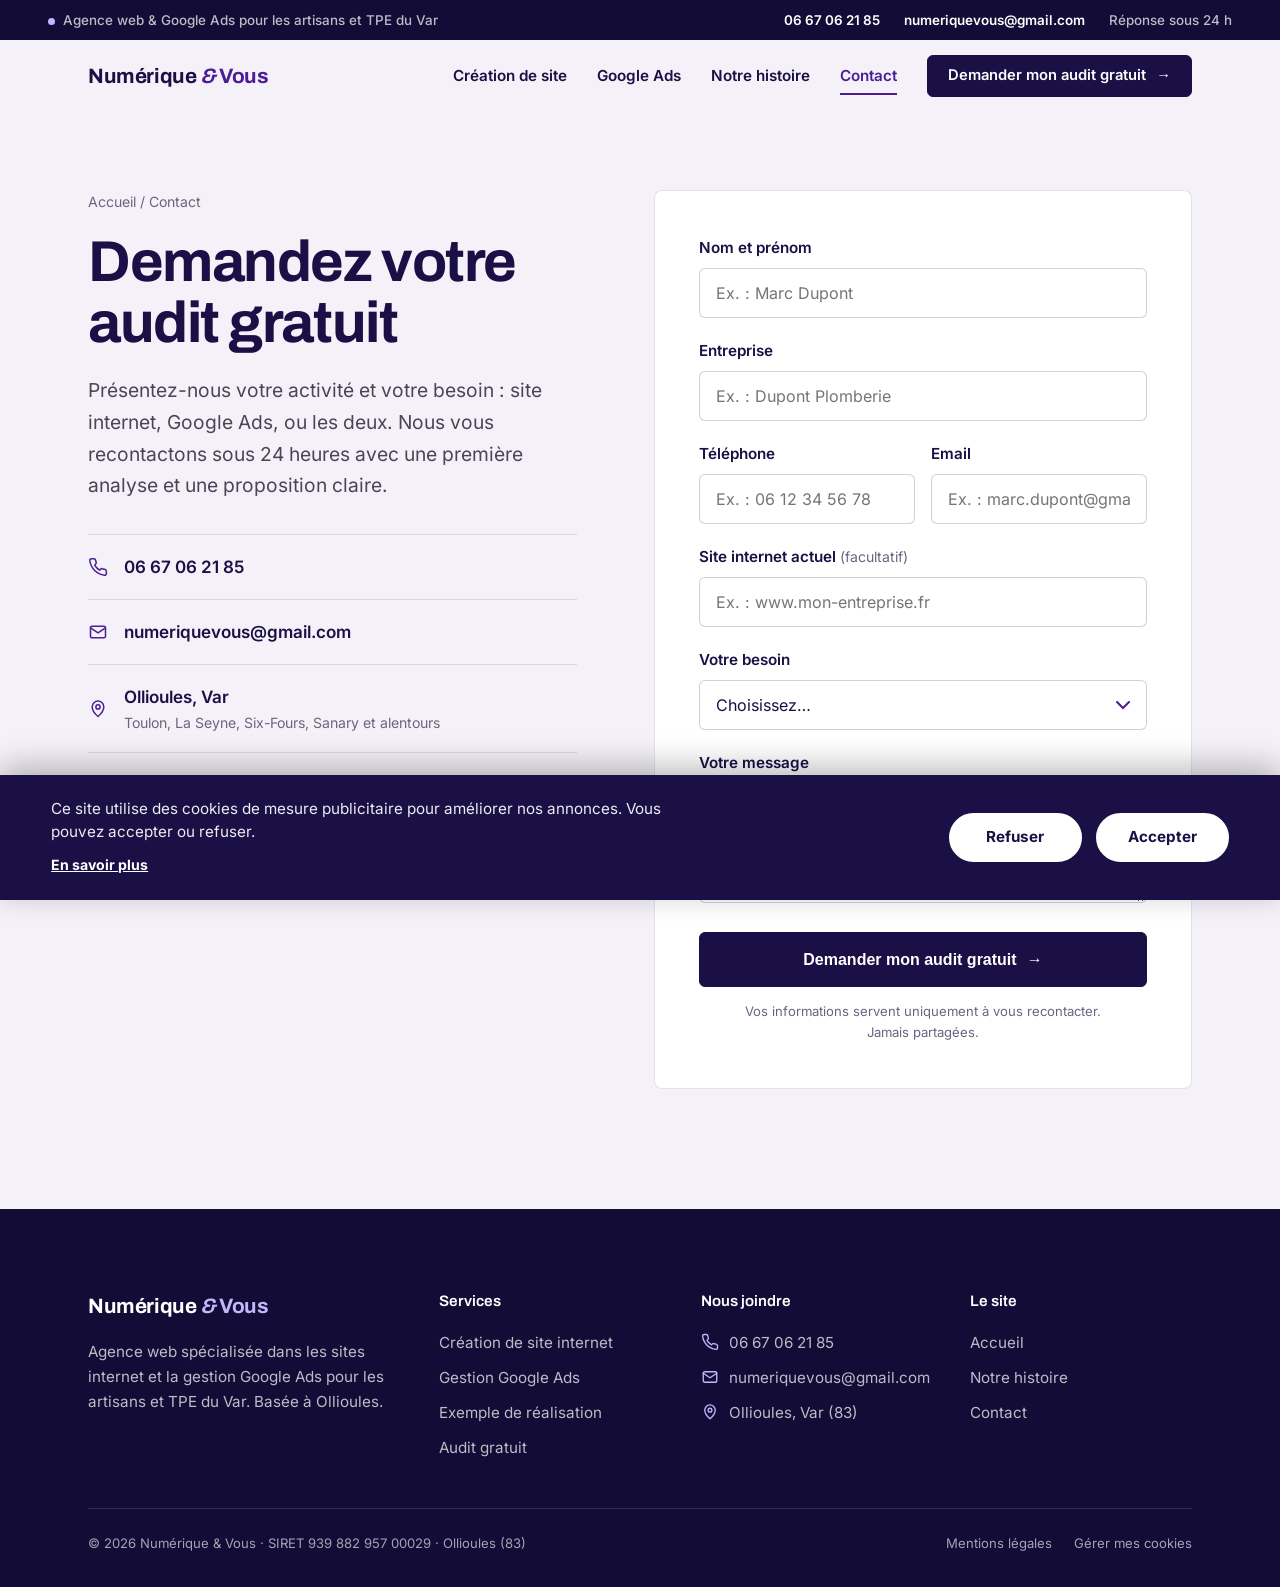
<file: contact.html>
<!DOCTYPE html>
<html lang="fr">
<head>
<meta charset="UTF-8">
<meta name="viewport" content="width=device-width, initial-scale=1.0">
<title>Demandez votre audit gratuit — Numérique &amp; Vous</title>
<meta name="description" content="Demandez votre audit gratuit pour développer votre visibilité sur Google : création de site internet ou gestion Google Ads pour artisans et TPE. Réponse sous 24 heures.">
<meta name="author" content="Loïc Auvray">
<meta name="robots" content="index, follow">
<link rel="canonical" href="https://www.numeriquevous.fr/contact">
<link rel="icon" href="/favicon.ico?v=2" sizes="any">
<link rel="icon" type="image/svg+xml" href="/favicon.svg?v=2">
<link rel="icon" type="image/png" sizes="32x32" href="/favicon-32.png?v=2">
<link rel="apple-touch-icon" href="/apple-touch-icon.png?v=2">
<meta property="og:title" content="Demandez votre audit gratuit — Numérique &amp; Vous">
<meta property="og:description" content="Décrivez votre activité et votre besoin (site internet, Google Ads, ou les deux) : réponse sous 24 heures avec une proposition claire.">
<meta property="og:url" content="https://www.numeriquevous.fr/contact">
<meta property="og:type" content="website">
<meta property="og:locale" content="fr_FR">
<meta property="og:site_name" content="Numérique & Vous">
<meta property="og:image" content="https://www.numeriquevous.fr/logo.png">
<meta property="og:image:width" content="853">
<meta property="og:image:height" content="277">
<meta property="og:image:alt" content="Numérique & Vous">
<meta name="twitter:card" content="summary">
<meta name="twitter:title" content="Demandez votre audit gratuit — Numérique &amp; Vous">
<meta name="twitter:description" content="Décrivez votre activité et votre besoin : réponse sous 24 heures avec une proposition claire.">
<meta name="twitter:image" content="https://www.numeriquevous.fr/logo.png">
<link rel="preload" href="/fonts/archivo-latin-var.woff2" as="font" type="font/woff2" crossorigin>
<link rel="preload" href="/fonts/inter-latin-var.woff2" as="font" type="font/woff2" crossorigin>
<!-- Google Ads (chargement différé : gtag.js n'est injecté qu'après consentement, voir cookie-consent.js) -->
<script>
window.dataLayer=window.dataLayer||[];function gtag(){dataLayer.push(arguments)}
</script>
<link rel="stylesheet" href="/cookie-consent.css" media="print" onload="this.media=&#39;all&#39;">
<link rel="stylesheet" href="/styles.css">
</head>
<body>

<div class="topbar" id="topbar">
  <div class="topbar-left"><span><span class="pulse"></span>Agence web &amp; Google Ads pour les artisans et TPE du Var</span></div>
  <div class="topbar-right">
    <a href="tel:+33667062185" onclick="gtag('event','conversion_appel',{event_category:'contact'})">06&nbsp;67&nbsp;06&nbsp;21&nbsp;85</a>
    <a href="mailto:numeriquevous@gmail.com">numeriquevous@gmail.com</a>
    <span>Réponse sous 24&nbsp;h</span>
  </div>
</div>

<header id="header">
 <div class="wrap">
  <a class="logo" href="/">Numérique <span class="amp">&amp;</span> <em>Vous</em></a>
  <nav class="nav-desktop" aria-label="Navigation principale">
      <a href="/creation-site-internet">Création de site</a>
      <a href="/google-ads">Google Ads</a>
      <a href="/a-propos">Notre histoire</a>
      <a href="/contact" aria-current="page">Contact</a>
      <a href="/contact" class="btn">Demander mon audit gratuit <span class="arr">→</span></a>
  </nav>
  <div class="header-mobile-actions">
    <a href="tel:+33667062185" class="call-mobile-btn" aria-label="Appeler le 06 67 06 21 85" onclick="gtag('event','conversion_appel',{event_category:'contact'})"><svg class="i" viewBox="0 0 24 24" aria-hidden="true"><path d="M22 16.9v3a2 2 0 0 1-2.2 2 19.8 19.8 0 0 1-8.6-3.1 19.5 19.5 0 0 1-6-6A19.8 19.8 0 0 1 2.1 4.2 2 2 0 0 1 4.1 2h3a2 2 0 0 1 2 1.7c.1.9.4 1.8.7 2.7a2 2 0 0 1-.5 2.1L8 9.8a16 16 0 0 0 6 6l1.3-1.3a2 2 0 0 1 2.1-.4c.9.3 1.8.6 2.7.7a2 2 0 0 1 1.7 2z"/></svg></a>
    <button class="burger" id="burger" aria-label="Ouvrir le menu" aria-expanded="false"><span></span><span></span><span></span></button>
  </div>
 </div>
</header>

<div class="menu-overlay" id="menu">
  <a href="/creation-site-internet">Création de site</a>
  <a href="/google-ads">Google Ads</a>
  <a href="/a-propos">Notre histoire</a>
  <a href="/contact">Contact</a>
  <div class="menu-foot">Ollioules · Var — 06 67 06 21 85 — numeriquevous@gmail.com</div>
</div>

<main>
<section class="page-hero" style="padding-bottom:clamp(72px,10vw,120px)">
  <div class="wrap contact-wrap">
    <div class="contact-info reveal">
      <p class="crumb"><a href="/">Accueil</a> / Contact</p>
      <h1>Demandez votre audit gratuit</h1>
      <p class="lead">Présentez-nous votre activité et votre besoin&nbsp;: site internet, Google Ads, ou les deux. Nous vous recontactons sous 24&nbsp;heures avec une première analyse et une proposition claire.</p>
      <ul class="lines">
        <li><svg class="i" viewBox="0 0 24 24" aria-hidden="true"><path d="M22 16.9v3a2 2 0 0 1-2.2 2 19.8 19.8 0 0 1-8.6-3.1 19.5 19.5 0 0 1-6-6A19.8 19.8 0 0 1 2.1 4.2 2 2 0 0 1 4.1 2h3a2 2 0 0 1 2 1.7c.1.9.4 1.8.7 2.7a2 2 0 0 1-.5 2.1L8 9.8a16 16 0 0 0 6 6l1.3-1.3a2 2 0 0 1 2.1-.4c.9.3 1.8.6 2.7.7a2 2 0 0 1 1.7 2z"/></svg><div><a href="tel:+33667062185" onclick="gtag('event','conversion_appel',{event_category:'contact'})">06&nbsp;67&nbsp;06&nbsp;21&nbsp;85</a></div></li>
        <li><svg class="i" viewBox="0 0 24 24" aria-hidden="true"><rect x="3" y="5" width="18" height="14" rx="2"/><path d="m3 7 9 6 9-6"/></svg><div><a href="mailto:numeriquevous@gmail.com">numeriquevous@gmail.com</a></div></li>
        <li><svg class="i" viewBox="0 0 24 24" aria-hidden="true"><path d="M12 21s-7-6.2-7-11.5A7 7 0 0 1 19 9.5C19 14.8 12 21 12 21z"/><circle cx="12" cy="9.5" r="2.5"/></svg><div>Ollioules, Var<small>Toulon, La Seyne, Six-Fours, Sanary et alentours</small></div></li>
        <li><svg class="i" viewBox="0 0 24 24" aria-hidden="true"><circle cx="12" cy="12" r="9"/><path d="M12 7v5l3 2"/></svg><div>Réponse sous 24 heures</div></li>
      </ul>
    </div>
    <div class="reveal d1">
    <form action="https://formspree.io/f/mrevwaed" method="POST" class="reveal d1">
      <input type="hidden" name="_next" value="https://numeriquevous.fr/merci.html">
      <div class="field">
        <label for="nom">Nom et prénom</label>
        <input type="text" id="nom" name="nom" placeholder="Ex. : Marc Dupont" required>
      </div>
      <div class="field">
        <label for="entreprise">Entreprise</label>
        <input type="text" id="entreprise" name="entreprise" placeholder="Ex. : Dupont Plomberie" required>
      </div>
      <div class="field-row">
        <div class="field">
          <label for="tel">Téléphone</label>
          <input type="tel" id="tel" name="telephone" placeholder="Ex. : 06 12 34 56 78" required>
        </div>
        <div class="field">
          <label for="email">Email</label>
          <input type="email" id="email" name="email" placeholder="Ex. : marc.dupont@gmail.com" required>
        </div>
      </div>
      <div class="field">
        <label for="site">Site internet actuel <span class="optional">(facultatif)</span></label>
        <input type="text" id="site" name="site_actuel" placeholder="Ex. : www.mon-entreprise.fr">
      </div>
      <div class="field">
        <label for="besoin">Votre besoin</label>
        <select id="besoin" name="besoin" required>
          <option value="" disabled selected>Choisissez…</option>
          <option>Site internet</option>
          <option>Google Ads</option>
          <option>Les deux</option>
          <option>Je ne sais pas encore</option>
        </select>
      </div>
      <div class="field">
        <label for="msg">Votre message</label>
        <textarea id="msg" name="message" placeholder="Ex. : Je suis plombier à Toulon, je n'ai pas de site internet et j'aimerais recevoir plus de demandes de devis…" required></textarea>
      </div>
      <button type="submit" class="btn">Demander mon audit gratuit <span class="arr">→</span></button>
      <p class="form-note">Vos informations servent uniquement à vous recontacter. Jamais partagées.</p>
    </form>
    </div>
  </div>
</section>
</main>

<footer>
  <div class="wrap">
    <div class="footer-grid">
      <div>
        <a class="logo" href="/">Numérique <span class="amp">&amp;</span> <em>Vous</em></a>
        <p>Agence web spécialisée dans les sites internet et la gestion Google Ads pour les artisans et TPE du Var. Basée à Ollioules.</p>
      </div>
      <div>
        <h4>Services</h4>
        <ul>
          <li><a href="/creation-site-internet">Création de site internet</a></li>
          <li><a href="/google-ads">Gestion Google Ads</a></li>
          <li><a href="/#realisation">Exemple de réalisation</a></li>
          <li><a href="/contact">Audit gratuit</a></li>
        </ul>
      </div>
      <div>
        <h4>Nous joindre</h4>
        <ul>
          <li class="ln"><svg class="i" viewBox="0 0 24 24" aria-hidden="true"><path d="M22 16.9v3a2 2 0 0 1-2.2 2 19.8 19.8 0 0 1-8.6-3.1 19.5 19.5 0 0 1-6-6A19.8 19.8 0 0 1 2.1 4.2 2 2 0 0 1 4.1 2h3a2 2 0 0 1 2 1.7c.1.9.4 1.8.7 2.7a2 2 0 0 1-.5 2.1L8 9.8a16 16 0 0 0 6 6l1.3-1.3a2 2 0 0 1 2.1-.4c.9.3 1.8.6 2.7.7a2 2 0 0 1 1.7 2z"/></svg><a href="tel:+33667062185" onclick="gtag('event','conversion_appel',{event_category:'contact'})">06&nbsp;67&nbsp;06&nbsp;21&nbsp;85</a></li>
          <li class="ln"><svg class="i" viewBox="0 0 24 24" aria-hidden="true"><rect x="3" y="5" width="18" height="14" rx="2"/><path d="m3 7 9 6 9-6"/></svg><a href="mailto:numeriquevous@gmail.com">numeriquevous@gmail.com</a></li>
          <li class="ln"><svg class="i" viewBox="0 0 24 24" aria-hidden="true"><path d="M12 21s-7-6.2-7-11.5A7 7 0 0 1 19 9.5C19 14.8 12 21 12 21z"/><circle cx="12" cy="9.5" r="2.5"/></svg><span>Ollioules, Var (83)</span></li>
        </ul>
      </div>
      <div>
        <h4>Le site</h4>
        <ul>
          <li><a href="/">Accueil</a></li>
          <li><a href="/a-propos">Notre histoire</a></li>
          <li><a href="/contact">Contact</a></li>
        </ul>
      </div>
    </div>
    <div class="footer-bottom">
      <span>© 2026 Numérique &amp; Vous · SIRET 939 882 957 00029 · Ollioules (83)</span>
      <nav aria-label="Liens légaux"><a href="/mentions-legales" class="footer-legal">Mentions légales</a><a href="#" class="footer-legal cookie-manage">Gérer mes cookies</a></nav>
    </div>
  </div>
</footer>

<div class="mobile-cta-bar">
  <a href="tel:+33667062185" class="btn ghost small" onclick="gtag('event','conversion_appel',{event_category:'contact'})"><svg class="i" viewBox="0 0 24 24" aria-hidden="true"><path d="M22 16.9v3a2 2 0 0 1-2.2 2 19.8 19.8 0 0 1-8.6-3.1 19.5 19.5 0 0 1-6-6A19.8 19.8 0 0 1 2.1 4.2 2 2 0 0 1 4.1 2h3a2 2 0 0 1 2 1.7c.1.9.4 1.8.7 2.7a2 2 0 0 1-.5 2.1L8 9.8a16 16 0 0 0 6 6l1.3-1.3a2 2 0 0 1 2.1-.4c.9.3 1.8.6 2.7.7a2 2 0 0 1 1.7 2z"/></svg> Appeler</a>
  <a href="/contact" class="btn small">Audit gratuit</a>
</div>

<script defer src="/site.js"></script>
<script defer src="/cookie-consent.js"></script>
</body>
</html>
</file>
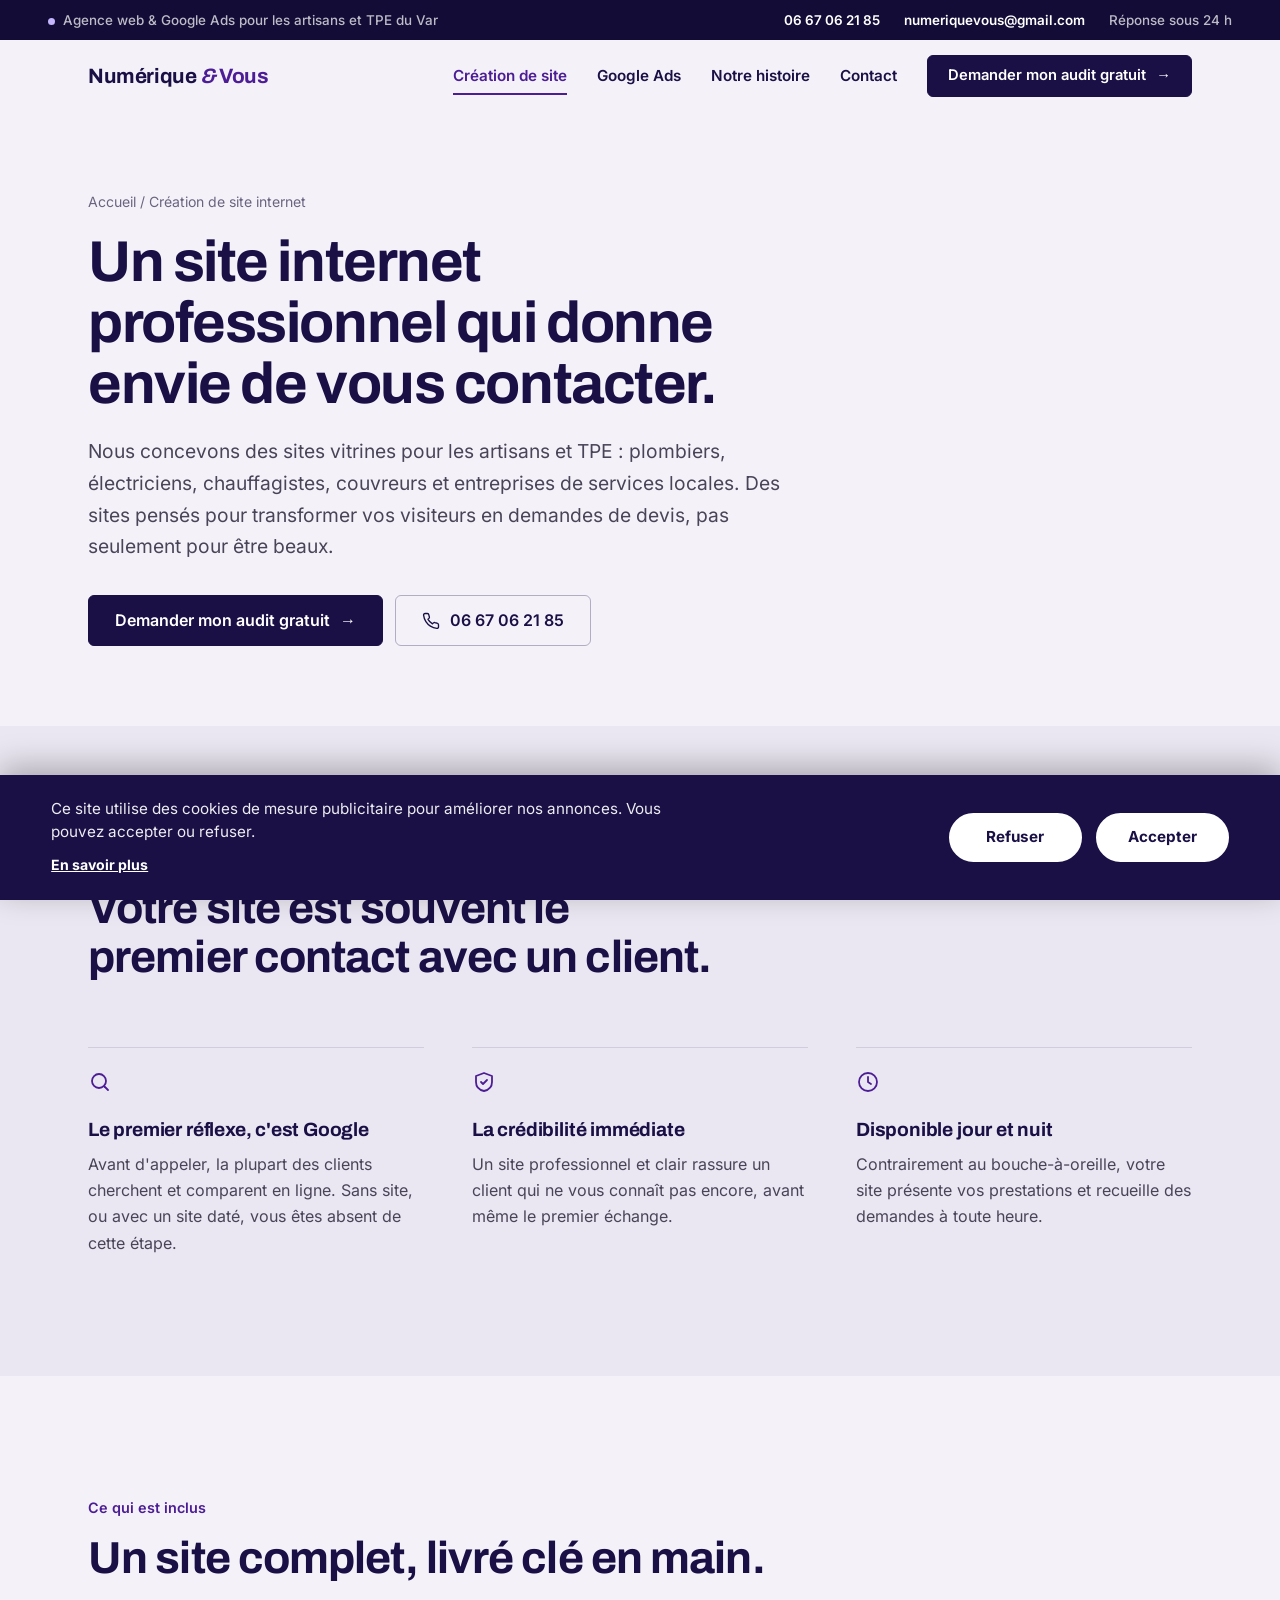
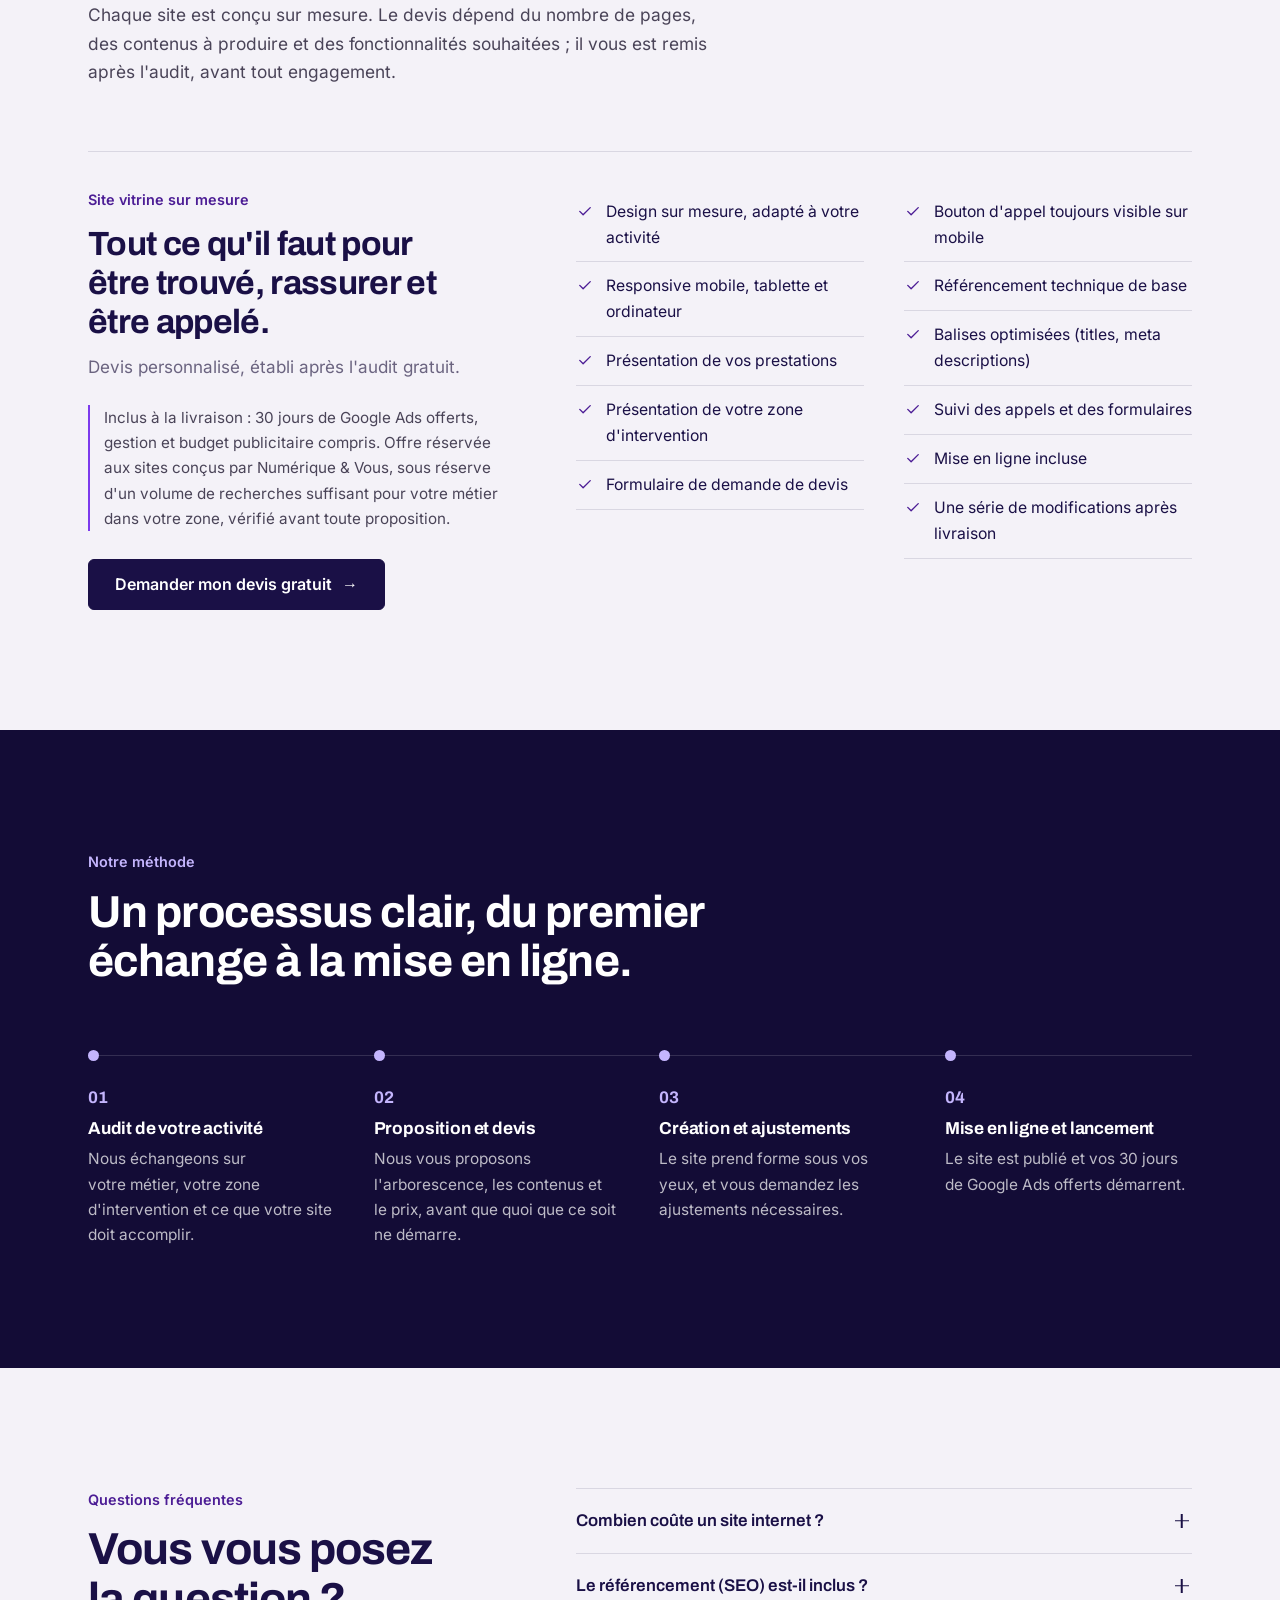
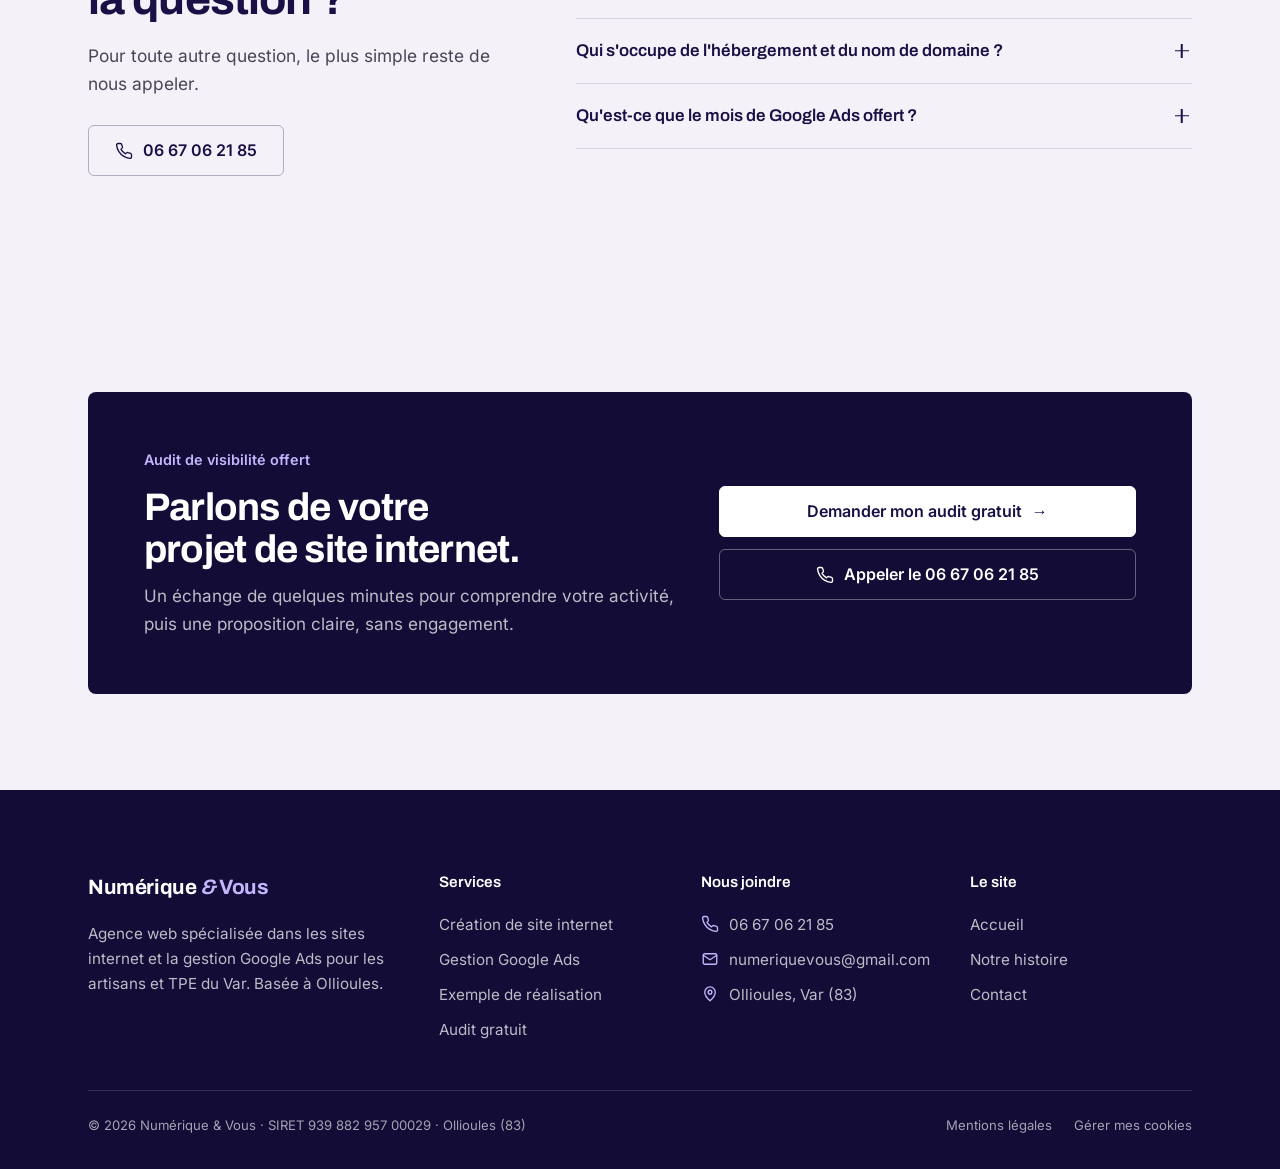
<file: creation-site-internet.html>
<!DOCTYPE html>
<html lang="fr">
<head>
<meta charset="UTF-8">
<meta name="viewport" content="width=device-width, initial-scale=1.0">
<title>Création de site internet pour artisans et TPE | Numérique &amp; Vous</title>
<meta name="description" content="Création de site internet professionnel pour artisans et TPE : site vitrine responsive, formulaire de devis, SEO technique de base, mise en ligne incluse. Devis sur mesure, 30 jours de Google Ads offerts à la livraison.">
<meta name="author" content="Loïc Auvray">
<meta name="robots" content="index, follow">
<link rel="canonical" href="https://www.numeriquevous.fr/creation-site-internet">
<link rel="icon" href="/favicon.ico?v=2" sizes="any">
<link rel="icon" type="image/svg+xml" href="/favicon.svg?v=2">
<link rel="icon" type="image/png" sizes="32x32" href="/favicon-32.png?v=2">
<link rel="apple-touch-icon" href="/apple-touch-icon.png?v=2">
<meta property="og:title" content="Création de site internet pour artisans et TPE | Numérique &amp; Vous">
<meta property="og:description" content="Site vitrine professionnel pour artisans et TPE : responsive, formulaire de devis, SEO technique de base. Devis sur mesure.">
<meta property="og:url" content="https://www.numeriquevous.fr/creation-site-internet">
<meta property="og:type" content="website">
<meta property="og:locale" content="fr_FR">
<meta property="og:site_name" content="Numérique & Vous">
<meta property="og:image" content="https://www.numeriquevous.fr/logo.png">
<meta property="og:image:width" content="853">
<meta property="og:image:height" content="277">
<meta property="og:image:alt" content="Numérique & Vous — création de site internet pour artisans et TPE">
<meta name="twitter:card" content="summary">
<meta name="twitter:title" content="Création de site internet pour artisans et TPE | Numérique &amp; Vous">
<meta name="twitter:description" content="Site vitrine professionnel pour artisans et TPE, sur devis.">
<meta name="twitter:image" content="https://www.numeriquevous.fr/logo.png">
<script type="application/ld+json">
{
  "@context": "https://schema.org",
  "@type": "Service",
  "serviceType": "Création de site internet professionnel",
  "name": "Création de site internet pour artisans et TPE",
  "provider": {
    "@type": "ProfessionalService",
    "name": "Numérique & Vous",
    "url": "https://www.numeriquevous.fr",
    "telephone": "+33667062185",
    "email": "numeriquevous@gmail.com",
    "address": { "@type": "PostalAddress", "addressLocality": "Ollioules", "addressRegion": "Var", "postalCode": "83190", "addressCountry": "FR" }
  },
  "areaServed": ["Toulon","Ollioules","La Seyne-sur-Mer","Six-Fours-les-Plages","Sanary-sur-Mer"],
  "audience": { "@type": "Audience", "audienceType": "Artisans et TPE" },
  "offers": { "@type": "Offer", "url": "https://www.numeriquevous.fr/creation-site-internet" }
}
</script>
<link rel="preload" href="/fonts/archivo-latin-var.woff2" as="font" type="font/woff2" crossorigin>
<link rel="preload" href="/fonts/inter-latin-var.woff2" as="font" type="font/woff2" crossorigin>
<!-- Google Ads (chargement différé : gtag.js n'est injecté qu'après consentement, voir cookie-consent.js) -->
<script>
window.dataLayer=window.dataLayer||[];function gtag(){dataLayer.push(arguments)}
</script>
<link rel="stylesheet" href="/cookie-consent.css" media="print" onload="this.media=&#39;all&#39;">
<link rel="stylesheet" href="/styles.css">
</head>
<body>

<div class="topbar" id="topbar">
  <div class="topbar-left"><span><span class="pulse"></span>Agence web &amp; Google Ads pour les artisans et TPE du Var</span></div>
  <div class="topbar-right">
    <a href="tel:+33667062185" onclick="gtag('event','conversion_appel',{event_category:'contact'})">06&nbsp;67&nbsp;06&nbsp;21&nbsp;85</a>
    <a href="mailto:numeriquevous@gmail.com">numeriquevous@gmail.com</a>
    <span>Réponse sous 24&nbsp;h</span>
  </div>
</div>

<header id="header">
 <div class="wrap">
  <a class="logo" href="/">Numérique <span class="amp">&amp;</span> <em>Vous</em></a>
  <nav class="nav-desktop" aria-label="Navigation principale">
      <a href="/creation-site-internet" aria-current="page">Création de site</a>
      <a href="/google-ads">Google Ads</a>
      <a href="/a-propos">Notre histoire</a>
      <a href="/contact">Contact</a>
      <a href="/contact" class="btn">Demander mon audit gratuit <span class="arr">→</span></a>
  </nav>
  <div class="header-mobile-actions">
    <a href="tel:+33667062185" class="call-mobile-btn" aria-label="Appeler le 06 67 06 21 85" onclick="gtag('event','conversion_appel',{event_category:'contact'})"><svg class="i" viewBox="0 0 24 24" aria-hidden="true"><path d="M22 16.9v3a2 2 0 0 1-2.2 2 19.8 19.8 0 0 1-8.6-3.1 19.5 19.5 0 0 1-6-6A19.8 19.8 0 0 1 2.1 4.2 2 2 0 0 1 4.1 2h3a2 2 0 0 1 2 1.7c.1.9.4 1.8.7 2.7a2 2 0 0 1-.5 2.1L8 9.8a16 16 0 0 0 6 6l1.3-1.3a2 2 0 0 1 2.1-.4c.9.3 1.8.6 2.7.7a2 2 0 0 1 1.7 2z"/></svg></a>
    <button class="burger" id="burger" aria-label="Ouvrir le menu" aria-expanded="false"><span></span><span></span><span></span></button>
  </div>
 </div>
</header>

<div class="menu-overlay" id="menu">
  <a href="/creation-site-internet">Création de site</a>
  <a href="/google-ads">Google Ads</a>
  <a href="/a-propos">Notre histoire</a>
  <a href="/contact">Contact</a>
  <div class="menu-foot">Ollioules · Var — 06 67 06 21 85 — numeriquevous@gmail.com</div>
</div>

<main>
<section class="page-hero">
  <div class="wrap">
    <p class="crumb"><a href="/">Accueil</a> / Création de site internet</p>
    <h1>Un site internet professionnel qui donne envie de vous contacter.</h1>
    <p class="lead">Nous concevons des sites vitrines pour les artisans et TPE&nbsp;: plombiers, électriciens, chauffagistes, couvreurs et entreprises de services locales. Des sites pensés pour transformer vos visiteurs en demandes de devis, pas seulement pour être beaux.</p>
    <div class="actions">
      <a href="/contact" class="btn">Demander mon audit gratuit <span class="arr">→</span></a>
      <a href="tel:+33667062185" class="btn ghost" onclick="gtag('event','conversion_appel',{event_category:'contact'})"><svg class="i" viewBox="0 0 24 24" aria-hidden="true"><path d="M22 16.9v3a2 2 0 0 1-2.2 2 19.8 19.8 0 0 1-8.6-3.1 19.5 19.5 0 0 1-6-6A19.8 19.8 0 0 1 2.1 4.2 2 2 0 0 1 4.1 2h3a2 2 0 0 1 2 1.7c.1.9.4 1.8.7 2.7a2 2 0 0 1-.5 2.1L8 9.8a16 16 0 0 0 6 6l1.3-1.3a2 2 0 0 1 2.1-.4c.9.3 1.8.6 2.7.7a2 2 0 0 1 1.7 2z"/></svg> 06&nbsp;67&nbsp;06&nbsp;21&nbsp;85</a>
    </div>
  </div>
</section>

<section class="alt">
  <div class="wrap">
    <div class="head reveal">
      <span class="label">Pourquoi un site fait la différence</span>
      <h2>Votre site est souvent le premier contact avec un client.</h2>
    </div>
    <div class="cols">
      <div class="col reveal d0"><span class="ic"><svg class="i" viewBox="0 0 24 24" aria-hidden="true"><circle cx="11" cy="11" r="7"/><path d="m20 20-3.5-3.5"/></svg></span><h3>Le premier réflexe, c'est Google</h3><p>Avant d'appeler, la plupart des clients cherchent et comparent en ligne. Sans site, ou avec un site daté, vous êtes absent de cette étape.</p></div>
      <div class="col reveal d1"><span class="ic"><svg class="i" viewBox="0 0 24 24" aria-hidden="true"><path d="M12 3 4 6v6c0 5 3.5 8 8 9 4.5-1 8-4 8-9V6z"/><path d="m9 12 2 2 4-4"/></svg></span><h3>La crédibilité immédiate</h3><p>Un site professionnel et clair rassure un client qui ne vous connaît pas encore, avant même le premier échange.</p></div>
      <div class="col reveal d2"><span class="ic"><svg class="i" viewBox="0 0 24 24" aria-hidden="true"><circle cx="12" cy="12" r="9"/><path d="M12 7v5l3 2"/></svg></span><h3>Disponible jour et nuit</h3><p>Contrairement au bouche-à-oreille, votre site présente vos prestations et recueille des demandes à toute heure.</p></div>
    </div>
  </div>
</section>

<section id="offre">
  <div class="wrap">
    <div class="head reveal">
      <span class="label">Ce qui est inclus</span>
      <h2>Un site complet, livré clé en main.</h2>
      <p class="lead">Chaque site est conçu sur mesure. Le devis dépend du nombre de pages, des contenus à produire et des fonctionnalités souhaitées&nbsp;; il vous est remis après l'audit, avant tout engagement.</p>
    </div>
    <div class="offer-solo reveal">
      <div>
        <span class="label">Site vitrine sur mesure</span>
        <p class="pitch">Tout ce qu'il faut pour être trouvé, rassurer et être appelé.</p>
        <p class="sub">Devis personnalisé, établi après l'audit gratuit.</p>
        <p class="note">Inclus à la livraison&nbsp;: 30 jours de Google Ads offerts, gestion et budget publicitaire compris. Offre réservée aux sites conçus par Numérique &amp; Vous, sous réserve d'un volume de recherches suffisant pour votre métier dans votre zone, vérifié avant toute proposition.</p>
        <div style="margin-top:28px"><a href="/contact" class="btn">Demander mon devis gratuit <span class="arr">→</span></a></div>
      </div>
      <ul>
        <li><svg class="i" viewBox="0 0 24 24" aria-hidden="true"><path d="m5 12.5 4.5 4.5L19 7.5"/></svg><span>Design sur mesure, adapté à votre activité</span></li>
        <li><svg class="i" viewBox="0 0 24 24" aria-hidden="true"><path d="m5 12.5 4.5 4.5L19 7.5"/></svg><span>Responsive mobile, tablette et ordinateur</span></li>
        <li><svg class="i" viewBox="0 0 24 24" aria-hidden="true"><path d="m5 12.5 4.5 4.5L19 7.5"/></svg><span>Présentation de vos prestations</span></li>
        <li><svg class="i" viewBox="0 0 24 24" aria-hidden="true"><path d="m5 12.5 4.5 4.5L19 7.5"/></svg><span>Présentation de votre zone d'intervention</span></li>
        <li><svg class="i" viewBox="0 0 24 24" aria-hidden="true"><path d="m5 12.5 4.5 4.5L19 7.5"/></svg><span>Formulaire de demande de devis</span></li>
        <li><svg class="i" viewBox="0 0 24 24" aria-hidden="true"><path d="m5 12.5 4.5 4.5L19 7.5"/></svg><span>Bouton d'appel toujours visible sur mobile</span></li>
        <li><svg class="i" viewBox="0 0 24 24" aria-hidden="true"><path d="m5 12.5 4.5 4.5L19 7.5"/></svg><span>Référencement technique de base</span></li>
        <li><svg class="i" viewBox="0 0 24 24" aria-hidden="true"><path d="m5 12.5 4.5 4.5L19 7.5"/></svg><span>Balises optimisées (titles, meta descriptions)</span></li>
        <li><svg class="i" viewBox="0 0 24 24" aria-hidden="true"><path d="m5 12.5 4.5 4.5L19 7.5"/></svg><span>Suivi des appels et des formulaires</span></li>
        <li><svg class="i" viewBox="0 0 24 24" aria-hidden="true"><path d="m5 12.5 4.5 4.5L19 7.5"/></svg><span>Mise en ligne incluse</span></li>
        <li><svg class="i" viewBox="0 0 24 24" aria-hidden="true"><path d="m5 12.5 4.5 4.5L19 7.5"/></svg><span>Une série de modifications après livraison</span></li>
      </ul>
    </div>
  </div>
</section>

<section class="dark">
  <div class="wrap">
    <div class="head reveal">
      <span class="label">Notre méthode</span>
      <h2>Un processus clair, du premier échange à la mise en ligne.</h2>
    </div>
    <ol class="timeline reveal d1" style="--steps:4">
      <li><span class="step-n">01</span><h3>Audit de votre activité</h3><p>Nous échangeons sur votre métier, votre zone d'intervention et ce que votre site doit accomplir.</p></li>
      <li><span class="step-n">02</span><h3>Proposition et devis</h3><p>Nous vous proposons l'arborescence, les contenus et le prix, avant que quoi que ce soit ne démarre.</p></li>
      <li><span class="step-n">03</span><h3>Création et ajustements</h3><p>Le site prend forme sous vos yeux, et vous demandez les ajustements nécessaires.</p></li>
      <li><span class="step-n">04</span><h3>Mise en ligne et lancement</h3><p>Le site est publié et vos 30 jours de Google Ads offerts démarrent.</p></li>
    </ol>
  </div>
</section>

<section id="faq">
  <div class="wrap faq-wrap">
    <div class="side reveal">
      <span class="label">Questions fréquentes</span>
      <h2>Vous vous posez la question&nbsp;?</h2>
      <p class="lead">Pour toute autre question, le plus simple reste de nous appeler.</p>
      <a href="tel:+33667062185" class="btn ghost" onclick="gtag('event','conversion_appel',{event_category:'contact'})"><svg class="i" viewBox="0 0 24 24" aria-hidden="true"><path d="M22 16.9v3a2 2 0 0 1-2.2 2 19.8 19.8 0 0 1-8.6-3.1 19.5 19.5 0 0 1-6-6A19.8 19.8 0 0 1 2.1 4.2 2 2 0 0 1 4.1 2h3a2 2 0 0 1 2 1.7c.1.9.4 1.8.7 2.7a2 2 0 0 1-.5 2.1L8 9.8a16 16 0 0 0 6 6l1.3-1.3a2 2 0 0 1 2.1-.4c.9.3 1.8.6 2.7.7a2 2 0 0 1 1.7 2z"/></svg> 06&nbsp;67&nbsp;06&nbsp;21&nbsp;85</a>
    </div>
    <div class="faq reveal d1">
      <div class="faq-item">
        <button class="faq-q" aria-expanded="false">Combien coûte un site internet&nbsp;?<span class="plus">+</span></button>
        <div class="faq-a"><p>Chaque site est chiffré sur devis, selon le nombre de pages, les contenus à produire et les fonctionnalités. L'audit est offert, et le devis détaillé vous est remis avant tout engagement.</p></div>
      </div>
      <div class="faq-item">
        <button class="faq-q" aria-expanded="false">Le référencement (SEO) est-il inclus&nbsp;?<span class="plus">+</span></button>
        <div class="faq-a"><p>Le référencement technique de base est inclus&nbsp;: structure propre, balises optimisées, indexation. Une stratégie de référencement plus poussée peut être envisagée selon vos objectifs.</p></div>
      </div>
      <div class="faq-item">
        <button class="faq-q" aria-expanded="false">Qui s'occupe de l'hébergement et du nom de domaine&nbsp;?<span class="plus">+</span></button>
        <div class="faq-a"><p>Nous clarifions ces points lors de l'audit, selon votre situation actuelle (nom de domaine existant ou à créer).</p></div>
      </div>
      <div class="faq-item">
        <button class="faq-q" aria-expanded="false">Qu'est-ce que le mois de Google Ads offert&nbsp;?<span class="plus">+</span></button>
        <div class="faq-a"><p>À la livraison de votre site, nous diffusons vos annonces pendant 30 jours, gestion et budget publicitaire à notre charge. Ensuite, vous décidez librement de continuer ou non. Plus de détails sur <a href="/google-ads">la page Google Ads</a>.</p></div>
      </div>
    </div>
  </div>
</section>

<section class="cta-band">
  <div class="wrap">
    <div class="cta-box reveal">
      <div>
        <span class="label">Audit de visibilité offert</span>
        <h2>Parlons de votre projet de site internet.</h2>
        <p>Un échange de quelques minutes pour comprendre votre activité, puis une proposition claire, sans engagement.</p>
      </div>
      <div class="actions">
        <a href="/contact" class="btn light">Demander mon audit gratuit <span class="arr">→</span></a>
        <a href="tel:+33667062185" class="btn ghost-light" onclick="gtag('event','conversion_appel',{event_category:'contact'})"><svg class="i" viewBox="0 0 24 24" aria-hidden="true"><path d="M22 16.9v3a2 2 0 0 1-2.2 2 19.8 19.8 0 0 1-8.6-3.1 19.5 19.5 0 0 1-6-6A19.8 19.8 0 0 1 2.1 4.2 2 2 0 0 1 4.1 2h3a2 2 0 0 1 2 1.7c.1.9.4 1.8.7 2.7a2 2 0 0 1-.5 2.1L8 9.8a16 16 0 0 0 6 6l1.3-1.3a2 2 0 0 1 2.1-.4c.9.3 1.8.6 2.7.7a2 2 0 0 1 1.7 2z"/></svg> Appeler le 06&nbsp;67&nbsp;06&nbsp;21&nbsp;85</a>
      </div>
    </div>
  </div>
</section>
</main>

<footer>
  <div class="wrap">
    <div class="footer-grid">
      <div>
        <a class="logo" href="/">Numérique <span class="amp">&amp;</span> <em>Vous</em></a>
        <p>Agence web spécialisée dans les sites internet et la gestion Google Ads pour les artisans et TPE du Var. Basée à Ollioules.</p>
      </div>
      <div>
        <h4>Services</h4>
        <ul>
          <li><a href="/creation-site-internet">Création de site internet</a></li>
          <li><a href="/google-ads">Gestion Google Ads</a></li>
          <li><a href="/#realisation">Exemple de réalisation</a></li>
          <li><a href="/contact">Audit gratuit</a></li>
        </ul>
      </div>
      <div>
        <h4>Nous joindre</h4>
        <ul>
          <li class="ln"><svg class="i" viewBox="0 0 24 24" aria-hidden="true"><path d="M22 16.9v3a2 2 0 0 1-2.2 2 19.8 19.8 0 0 1-8.6-3.1 19.5 19.5 0 0 1-6-6A19.8 19.8 0 0 1 2.1 4.2 2 2 0 0 1 4.1 2h3a2 2 0 0 1 2 1.7c.1.9.4 1.8.7 2.7a2 2 0 0 1-.5 2.1L8 9.8a16 16 0 0 0 6 6l1.3-1.3a2 2 0 0 1 2.1-.4c.9.3 1.8.6 2.7.7a2 2 0 0 1 1.7 2z"/></svg><a href="tel:+33667062185" onclick="gtag('event','conversion_appel',{event_category:'contact'})">06&nbsp;67&nbsp;06&nbsp;21&nbsp;85</a></li>
          <li class="ln"><svg class="i" viewBox="0 0 24 24" aria-hidden="true"><rect x="3" y="5" width="18" height="14" rx="2"/><path d="m3 7 9 6 9-6"/></svg><a href="mailto:numeriquevous@gmail.com">numeriquevous@gmail.com</a></li>
          <li class="ln"><svg class="i" viewBox="0 0 24 24" aria-hidden="true"><path d="M12 21s-7-6.2-7-11.5A7 7 0 0 1 19 9.5C19 14.8 12 21 12 21z"/><circle cx="12" cy="9.5" r="2.5"/></svg><span>Ollioules, Var (83)</span></li>
        </ul>
      </div>
      <div>
        <h4>Le site</h4>
        <ul>
          <li><a href="/">Accueil</a></li>
          <li><a href="/a-propos">Notre histoire</a></li>
          <li><a href="/contact">Contact</a></li>
        </ul>
      </div>
    </div>
    <div class="footer-bottom">
      <span>© 2026 Numérique &amp; Vous · SIRET 939 882 957 00029 · Ollioules (83)</span>
      <nav aria-label="Liens légaux"><a href="/mentions-legales" class="footer-legal">Mentions légales</a><a href="#" class="footer-legal cookie-manage">Gérer mes cookies</a></nav>
    </div>
  </div>
</footer>

<div class="mobile-cta-bar">
  <a href="tel:+33667062185" class="btn ghost small" onclick="gtag('event','conversion_appel',{event_category:'contact'})"><svg class="i" viewBox="0 0 24 24" aria-hidden="true"><path d="M22 16.9v3a2 2 0 0 1-2.2 2 19.8 19.8 0 0 1-8.6-3.1 19.5 19.5 0 0 1-6-6A19.8 19.8 0 0 1 2.1 4.2 2 2 0 0 1 4.1 2h3a2 2 0 0 1 2 1.7c.1.9.4 1.8.7 2.7a2 2 0 0 1-.5 2.1L8 9.8a16 16 0 0 0 6 6l1.3-1.3a2 2 0 0 1 2.1-.4c.9.3 1.8.6 2.7.7a2 2 0 0 1 1.7 2z"/></svg> Appeler</a>
  <a href="/contact" class="btn small">Audit gratuit</a>
</div>

<script defer src="/site.js"></script>
<script defer src="/cookie-consent.js"></script>
</body>
</html>
</file>
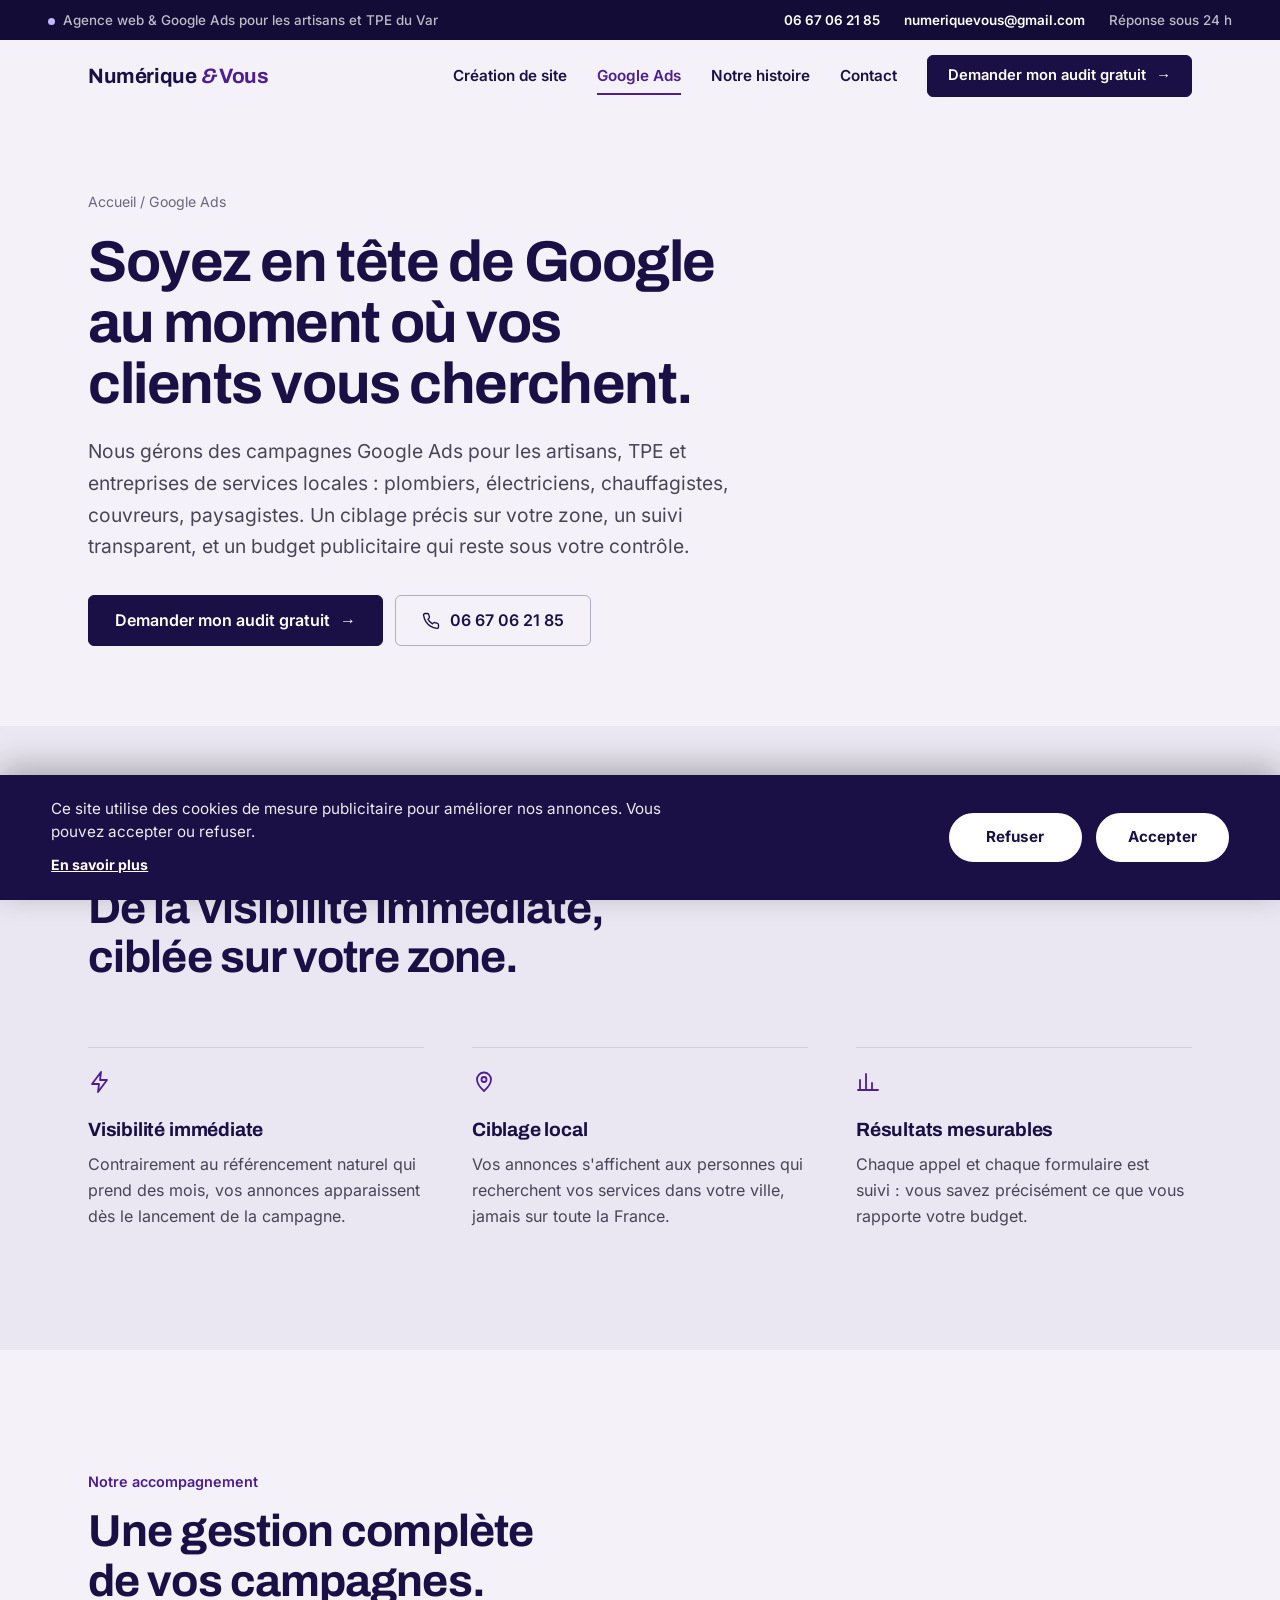
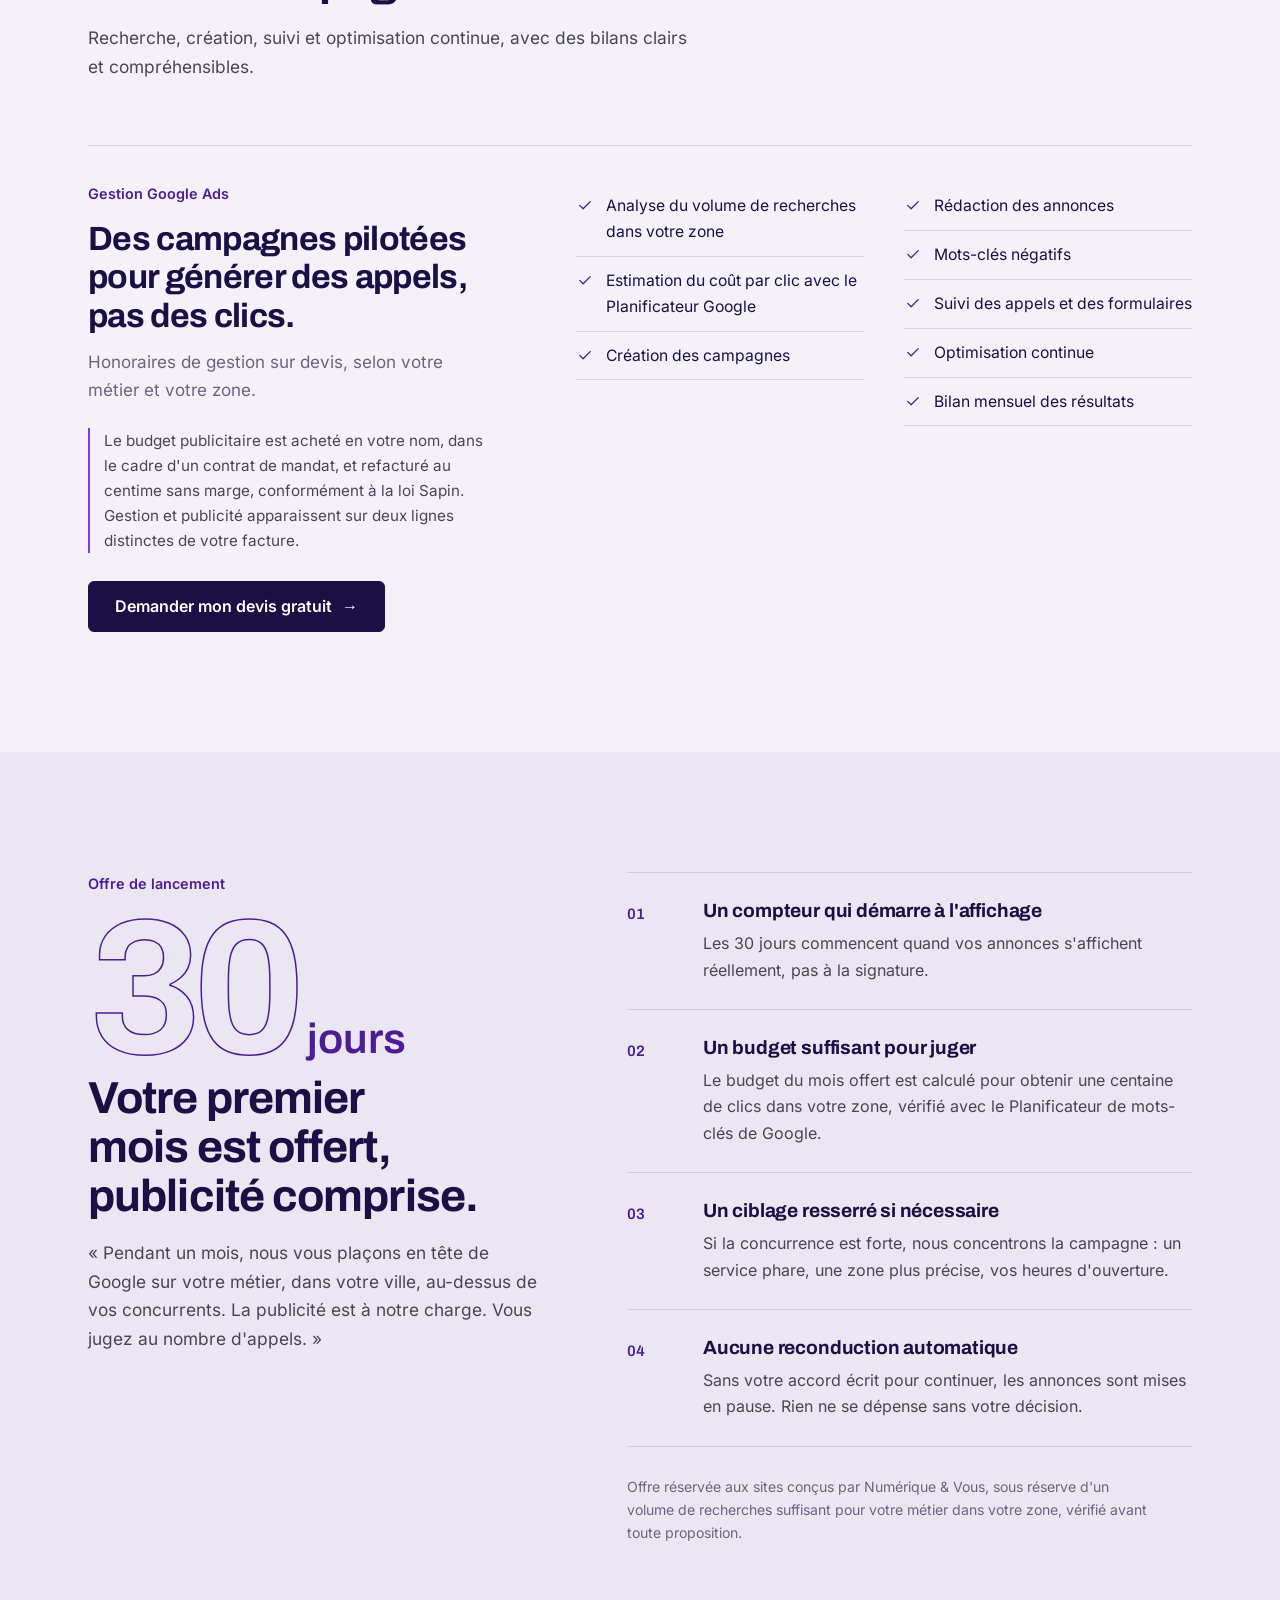
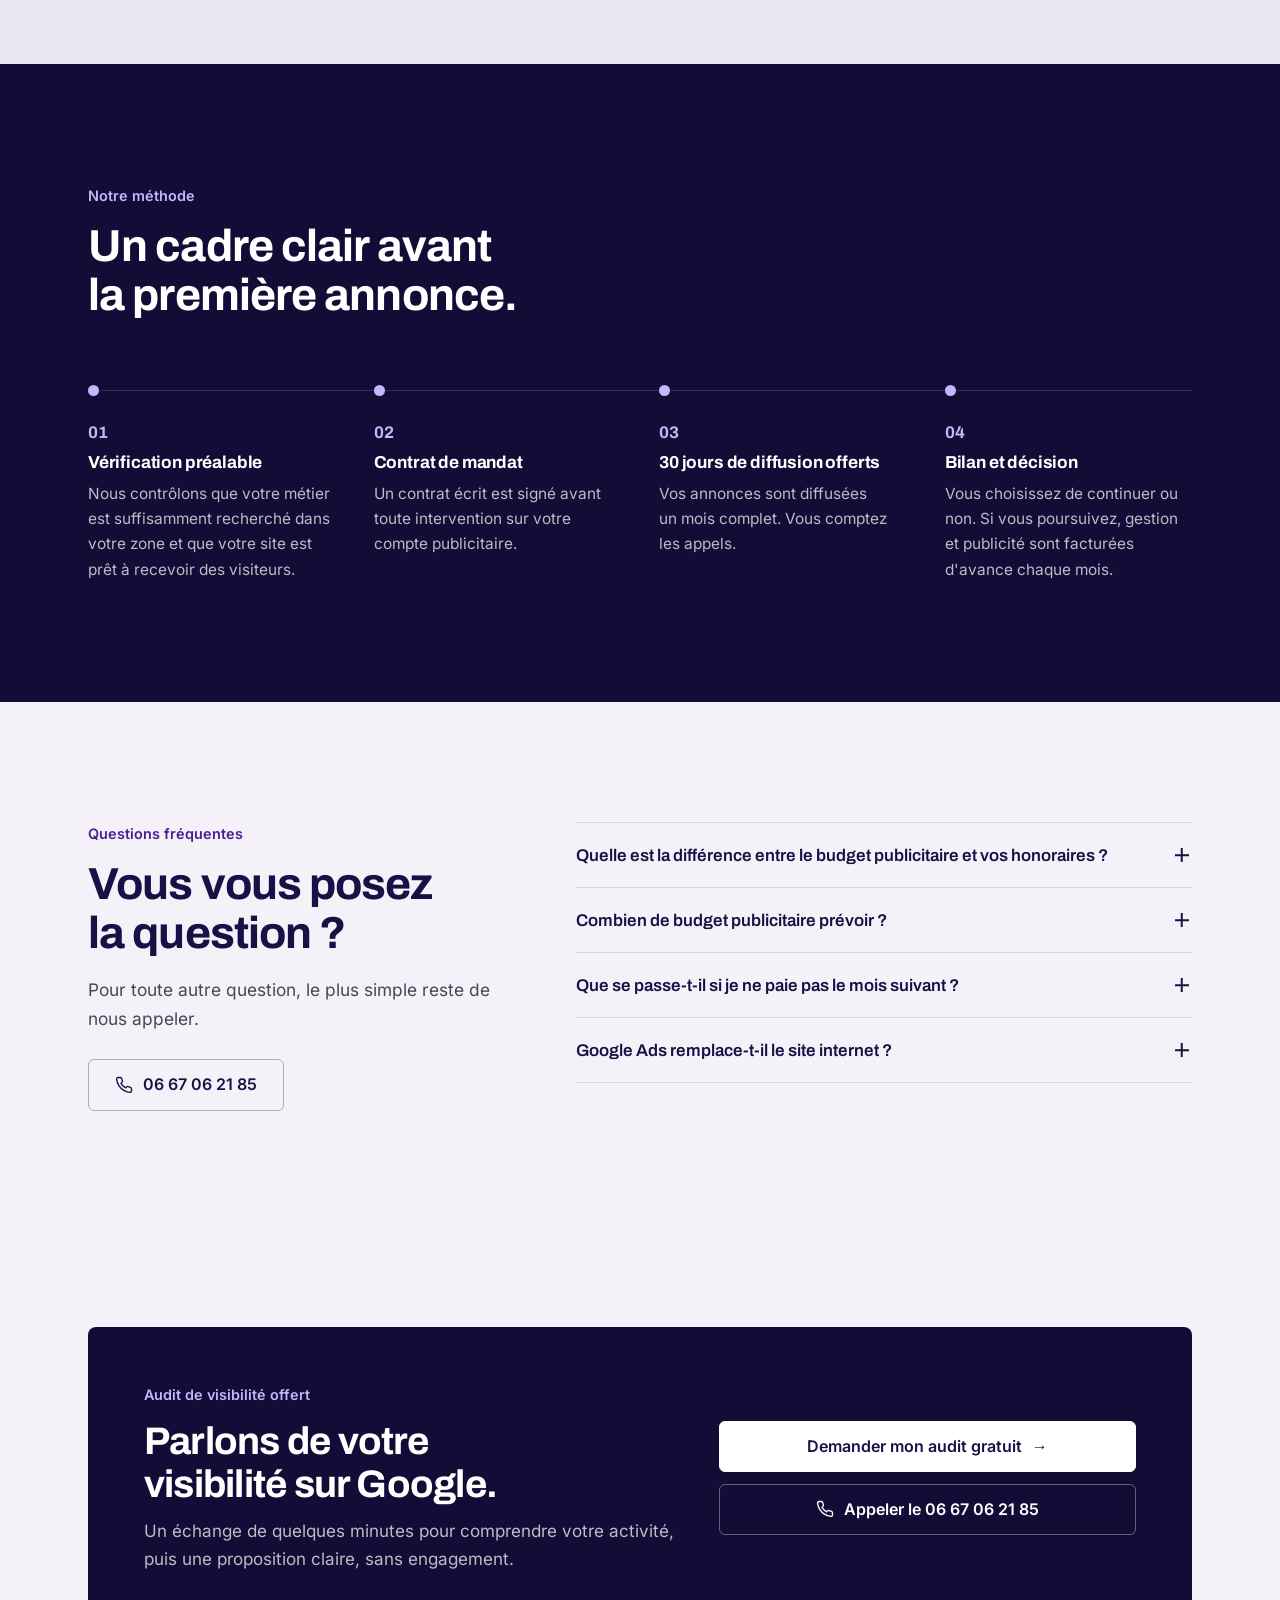
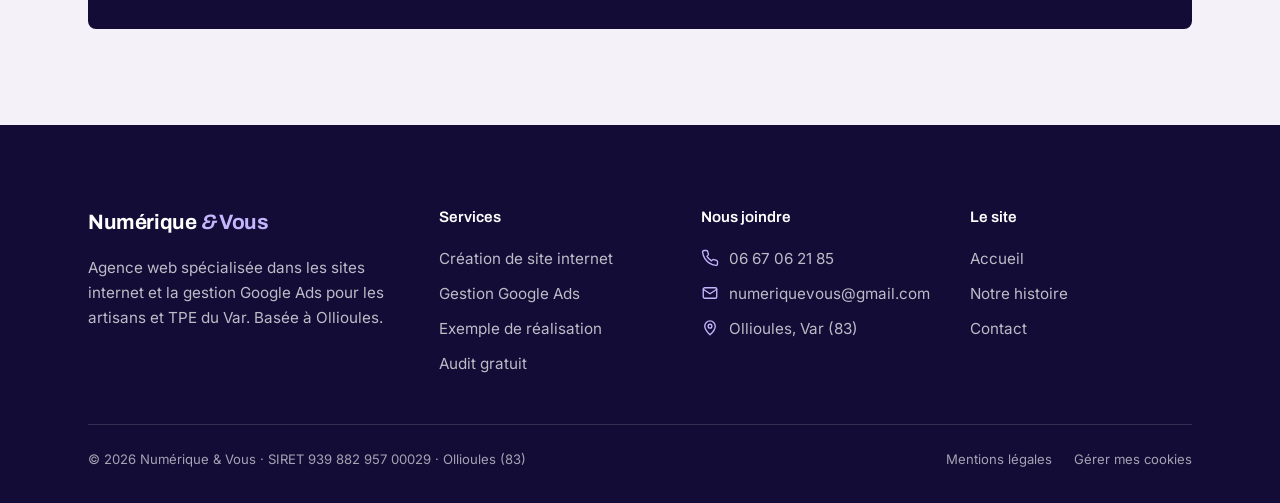
<file: google-ads.html>
<!DOCTYPE html>
<html lang="fr">
<head>
<meta charset="UTF-8">
<meta name="viewport" content="width=device-width, initial-scale=1.0">
<title>Gestion Google Ads pour artisans et TPE | Numérique &amp; Vous</title>
<meta name="description" content="Gestion de campagnes Google Ads pour artisans et TPE : ciblage géographique, mots-clés, suivi des conversions. 30 jours de diffusion offerts à la livraison de votre site, budget publicitaire refacturé sans marge.">
<meta name="author" content="Loïc Auvray">
<meta name="robots" content="index, follow">
<link rel="canonical" href="https://www.numeriquevous.fr/google-ads">
<link rel="icon" href="/favicon.ico?v=2" sizes="any">
<link rel="icon" type="image/svg+xml" href="/favicon.svg?v=2">
<link rel="icon" type="image/png" sizes="32x32" href="/favicon-32.png?v=2">
<link rel="apple-touch-icon" href="/apple-touch-icon.png?v=2">
<meta property="og:title" content="Gestion Google Ads pour artisans et TPE | Numérique &amp; Vous">
<meta property="og:description" content="Campagnes Google Ads pour artisans et TPE : ciblage géographique, mots-clés, suivi des conversions. 30 jours de diffusion offerts.">
<meta property="og:url" content="https://www.numeriquevous.fr/google-ads">
<meta property="og:type" content="website">
<meta property="og:locale" content="fr_FR">
<meta property="og:site_name" content="Numérique & Vous">
<meta property="og:image" content="https://www.numeriquevous.fr/logo.png">
<meta property="og:image:width" content="853">
<meta property="og:image:height" content="277">
<meta property="og:image:alt" content="Numérique & Vous — gestion Google Ads pour artisans et TPE">
<meta name="twitter:card" content="summary">
<meta name="twitter:title" content="Gestion Google Ads pour artisans et TPE | Numérique &amp; Vous">
<meta name="twitter:description" content="Campagnes Google Ads pour artisans et TPE, 30 jours de diffusion offerts.">
<meta name="twitter:image" content="https://www.numeriquevous.fr/logo.png">
<script type="application/ld+json">
{
  "@context": "https://schema.org",
  "@type": "Service",
  "serviceType": "Gestion de campagnes Google Ads",
  "name": "Gestion Google Ads pour artisans et TPE",
  "provider": {
    "@type": "ProfessionalService",
    "name": "Numérique & Vous",
    "url": "https://www.numeriquevous.fr",
    "telephone": "+33667062185",
    "email": "numeriquevous@gmail.com",
    "address": { "@type": "PostalAddress", "addressLocality": "Ollioules", "addressRegion": "Var", "postalCode": "83190", "addressCountry": "FR" }
  },
  "areaServed": ["Toulon","Ollioules","La Seyne-sur-Mer","Six-Fours-les-Plages","Sanary-sur-Mer"],
  "audience": { "@type": "Audience", "audienceType": "Artisans et TPE" },
  "offers": { "@type": "Offer", "url": "https://www.numeriquevous.fr/google-ads" }
}
</script>
<link rel="preload" href="/fonts/archivo-latin-var.woff2" as="font" type="font/woff2" crossorigin>
<link rel="preload" href="/fonts/inter-latin-var.woff2" as="font" type="font/woff2" crossorigin>
<!-- Google Ads (chargement différé : gtag.js n'est injecté qu'après consentement, voir cookie-consent.js) -->
<script>
window.dataLayer=window.dataLayer||[];function gtag(){dataLayer.push(arguments)}
</script>
<link rel="stylesheet" href="/cookie-consent.css" media="print" onload="this.media=&#39;all&#39;">
<link rel="stylesheet" href="/styles.css">
</head>
<body>

<div class="topbar" id="topbar">
  <div class="topbar-left"><span><span class="pulse"></span>Agence web &amp; Google Ads pour les artisans et TPE du Var</span></div>
  <div class="topbar-right">
    <a href="tel:+33667062185" onclick="gtag('event','conversion_appel',{event_category:'contact'})">06&nbsp;67&nbsp;06&nbsp;21&nbsp;85</a>
    <a href="mailto:numeriquevous@gmail.com">numeriquevous@gmail.com</a>
    <span>Réponse sous 24&nbsp;h</span>
  </div>
</div>

<header id="header">
 <div class="wrap">
  <a class="logo" href="/">Numérique <span class="amp">&amp;</span> <em>Vous</em></a>
  <nav class="nav-desktop" aria-label="Navigation principale">
      <a href="/creation-site-internet">Création de site</a>
      <a href="/google-ads" aria-current="page">Google Ads</a>
      <a href="/a-propos">Notre histoire</a>
      <a href="/contact">Contact</a>
      <a href="/contact" class="btn">Demander mon audit gratuit <span class="arr">→</span></a>
  </nav>
  <div class="header-mobile-actions">
    <a href="tel:+33667062185" class="call-mobile-btn" aria-label="Appeler le 06 67 06 21 85" onclick="gtag('event','conversion_appel',{event_category:'contact'})"><svg class="i" viewBox="0 0 24 24" aria-hidden="true"><path d="M22 16.9v3a2 2 0 0 1-2.2 2 19.8 19.8 0 0 1-8.6-3.1 19.5 19.5 0 0 1-6-6A19.8 19.8 0 0 1 2.1 4.2 2 2 0 0 1 4.1 2h3a2 2 0 0 1 2 1.7c.1.9.4 1.8.7 2.7a2 2 0 0 1-.5 2.1L8 9.8a16 16 0 0 0 6 6l1.3-1.3a2 2 0 0 1 2.1-.4c.9.3 1.8.6 2.7.7a2 2 0 0 1 1.7 2z"/></svg></a>
    <button class="burger" id="burger" aria-label="Ouvrir le menu" aria-expanded="false"><span></span><span></span><span></span></button>
  </div>
 </div>
</header>

<div class="menu-overlay" id="menu">
  <a href="/creation-site-internet">Création de site</a>
  <a href="/google-ads">Google Ads</a>
  <a href="/a-propos">Notre histoire</a>
  <a href="/contact">Contact</a>
  <div class="menu-foot">Ollioules · Var — 06 67 06 21 85 — numeriquevous@gmail.com</div>
</div>

<main>
<section class="page-hero">
  <div class="wrap">
    <p class="crumb"><a href="/">Accueil</a> / Google Ads</p>
    <h1>Soyez en tête de Google au moment où vos clients vous cherchent.</h1>
    <p class="lead">Nous gérons des campagnes Google Ads pour les artisans, TPE et entreprises de services locales&nbsp;: plombiers, électriciens, chauffagistes, couvreurs, paysagistes. Un ciblage précis sur votre zone, un suivi transparent, et un budget publicitaire qui reste sous votre contrôle.</p>
    <div class="actions">
      <a href="/contact" class="btn">Demander mon audit gratuit <span class="arr">→</span></a>
      <a href="tel:+33667062185" class="btn ghost" onclick="gtag('event','conversion_appel',{event_category:'contact'})"><svg class="i" viewBox="0 0 24 24" aria-hidden="true"><path d="M22 16.9v3a2 2 0 0 1-2.2 2 19.8 19.8 0 0 1-8.6-3.1 19.5 19.5 0 0 1-6-6A19.8 19.8 0 0 1 2.1 4.2 2 2 0 0 1 4.1 2h3a2 2 0 0 1 2 1.7c.1.9.4 1.8.7 2.7a2 2 0 0 1-.5 2.1L8 9.8a16 16 0 0 0 6 6l1.3-1.3a2 2 0 0 1 2.1-.4c.9.3 1.8.6 2.7.7a2 2 0 0 1 1.7 2z"/></svg> 06&nbsp;67&nbsp;06&nbsp;21&nbsp;85</a>
    </div>
  </div>
</section>

<section class="alt">
  <div class="wrap">
    <div class="head reveal">
      <span class="label">Pourquoi Google Ads</span>
      <h2>De la visibilité immédiate, ciblée sur votre zone.</h2>
    </div>
    <div class="cols">
      <div class="col reveal d0"><span class="ic"><svg class="i" viewBox="0 0 24 24" aria-hidden="true"><path d="M13 2 4 14h7l-1 8 9-12h-7z"/></svg></span><h3>Visibilité immédiate</h3><p>Contrairement au référencement naturel qui prend des mois, vos annonces apparaissent dès le lancement de la campagne.</p></div>
      <div class="col reveal d1"><span class="ic"><svg class="i" viewBox="0 0 24 24" aria-hidden="true"><path d="M12 21s-7-6.2-7-11.5A7 7 0 0 1 19 9.5C19 14.8 12 21 12 21z"/><circle cx="12" cy="9.5" r="2.5"/></svg></span><h3>Ciblage local</h3><p>Vos annonces s'affichent aux personnes qui recherchent vos services dans votre ville, jamais sur toute la France.</p></div>
      <div class="col reveal d2"><span class="ic"><svg class="i" viewBox="0 0 24 24" aria-hidden="true"><path d="M4 20V10M10 20V4M16 20v-7M22 20H2"/></svg></span><h3>Résultats mesurables</h3><p>Chaque appel et chaque formulaire est suivi&nbsp;: vous savez précisément ce que vous rapporte votre budget.</p></div>
    </div>
  </div>
</section>

<section id="offre">
  <div class="wrap">
    <div class="head reveal">
      <span class="label">Notre accompagnement</span>
      <h2>Une gestion complète de vos campagnes.</h2>
      <p class="lead">Recherche, création, suivi et optimisation continue, avec des bilans clairs et compréhensibles.</p>
    </div>
    <div class="offer-solo reveal">
      <div>
        <span class="label">Gestion Google Ads</span>
        <p class="pitch">Des campagnes pilotées pour générer des appels, pas des clics.</p>
        <p class="sub">Honoraires de gestion sur devis, selon votre métier et votre zone.</p>
        <p class="note">Le budget publicitaire est acheté en votre nom, dans le cadre d'un contrat de mandat, et refacturé au centime sans marge, conformément à la loi Sapin. Gestion et publicité apparaissent sur deux lignes distinctes de votre facture.</p>
        <div style="margin-top:28px"><a href="/contact" class="btn">Demander mon devis gratuit <span class="arr">→</span></a></div>
      </div>
      <ul>
        <li><svg class="i" viewBox="0 0 24 24" aria-hidden="true"><path d="m5 12.5 4.5 4.5L19 7.5"/></svg><span>Analyse du volume de recherches dans votre zone</span></li>
        <li><svg class="i" viewBox="0 0 24 24" aria-hidden="true"><path d="m5 12.5 4.5 4.5L19 7.5"/></svg><span>Estimation du coût par clic avec le Planificateur Google</span></li>
        <li><svg class="i" viewBox="0 0 24 24" aria-hidden="true"><path d="m5 12.5 4.5 4.5L19 7.5"/></svg><span>Création des campagnes</span></li>
        <li><svg class="i" viewBox="0 0 24 24" aria-hidden="true"><path d="m5 12.5 4.5 4.5L19 7.5"/></svg><span>Rédaction des annonces</span></li>
        <li><svg class="i" viewBox="0 0 24 24" aria-hidden="true"><path d="m5 12.5 4.5 4.5L19 7.5"/></svg><span>Mots-clés négatifs</span></li>
        <li><svg class="i" viewBox="0 0 24 24" aria-hidden="true"><path d="m5 12.5 4.5 4.5L19 7.5"/></svg><span>Suivi des appels et des formulaires</span></li>
        <li><svg class="i" viewBox="0 0 24 24" aria-hidden="true"><path d="m5 12.5 4.5 4.5L19 7.5"/></svg><span>Optimisation continue</span></li>
        <li><svg class="i" viewBox="0 0 24 24" aria-hidden="true"><path d="m5 12.5 4.5 4.5L19 7.5"/></svg><span>Bilan mensuel des résultats</span></li>
      </ul>
    </div>
  </div>
</section>

<section class="alt launch">
  <div class="wrap split">
    <div class="sticky reveal">
      <span class="label">Offre de lancement</span>
      <span class="bignum" aria-hidden="true">30<small>jours</small></span>
      <h2>Votre premier mois est offert, publicité comprise.</h2>
      <p class="lead">«&nbsp;Pendant un mois, nous vous plaçons en tête de Google sur votre métier, dans votre ville, au-dessus de vos concurrents. La publicité est à notre charge. Vous jugez au nombre d'appels.&nbsp;»</p>
    </div>
    <div class="reveal d1">
      <ol class="rows">
        <li><span class="n">01</span><div><h3>Un compteur qui démarre à l'affichage</h3><p>Les 30 jours commencent quand vos annonces s'affichent réellement, pas à la signature.</p></div></li>
        <li><span class="n">02</span><div><h3>Un budget suffisant pour juger</h3><p>Le budget du mois offert est calculé pour obtenir une centaine de clics dans votre zone, vérifié avec le Planificateur de mots-clés de Google.</p></div></li>
        <li><span class="n">03</span><div><h3>Un ciblage resserré si nécessaire</h3><p>Si la concurrence est forte, nous concentrons la campagne&nbsp;: un service phare, une zone plus précise, vos heures d'ouverture.</p></div></li>
        <li><span class="n">04</span><div><h3>Aucune reconduction automatique</h3><p>Sans votre accord écrit pour continuer, les annonces sont mises en pause. Rien ne se dépense sans votre décision.</p></div></li>
      </ol>
      <p class="conditions">Offre réservée aux sites conçus par Numérique &amp; Vous, sous réserve d'un volume de recherches suffisant pour votre métier dans votre zone, vérifié avant toute proposition.</p>
    </div>
  </div>
</section>

<section class="dark">
  <div class="wrap">
    <div class="head reveal">
      <span class="label">Notre méthode</span>
      <h2>Un cadre clair avant la première annonce.</h2>
    </div>
    <ol class="timeline reveal d1" style="--steps:4">
      <li><span class="step-n">01</span><h3>Vérification préalable</h3><p>Nous contrôlons que votre métier est suffisamment recherché dans votre zone et que votre site est prêt à recevoir des visiteurs.</p></li>
      <li><span class="step-n">02</span><h3>Contrat de mandat</h3><p>Un contrat écrit est signé avant toute intervention sur votre compte publicitaire.</p></li>
      <li><span class="step-n">03</span><h3>30 jours de diffusion offerts</h3><p>Vos annonces sont diffusées un mois complet. Vous comptez les appels.</p></li>
      <li><span class="step-n">04</span><h3>Bilan et décision</h3><p>Vous choisissez de continuer ou non. Si vous poursuivez, gestion et publicité sont facturées d'avance chaque mois.</p></li>
    </ol>
  </div>
</section>

<section id="faq">
  <div class="wrap faq-wrap">
    <div class="side reveal">
      <span class="label">Questions fréquentes</span>
      <h2>Vous vous posez la question&nbsp;?</h2>
      <p class="lead">Pour toute autre question, le plus simple reste de nous appeler.</p>
      <a href="tel:+33667062185" class="btn ghost" onclick="gtag('event','conversion_appel',{event_category:'contact'})"><svg class="i" viewBox="0 0 24 24" aria-hidden="true"><path d="M22 16.9v3a2 2 0 0 1-2.2 2 19.8 19.8 0 0 1-8.6-3.1 19.5 19.5 0 0 1-6-6A19.8 19.8 0 0 1 2.1 4.2 2 2 0 0 1 4.1 2h3a2 2 0 0 1 2 1.7c.1.9.4 1.8.7 2.7a2 2 0 0 1-.5 2.1L8 9.8a16 16 0 0 0 6 6l1.3-1.3a2 2 0 0 1 2.1-.4c.9.3 1.8.6 2.7.7a2 2 0 0 1 1.7 2z"/></svg> 06&nbsp;67&nbsp;06&nbsp;21&nbsp;85</a>
    </div>
    <div class="faq reveal d1">
      <div class="faq-item">
        <button class="faq-q" aria-expanded="false">Quelle est la différence entre le budget publicitaire et vos honoraires&nbsp;?<span class="plus">+</span></button>
        <div class="faq-a"><p>Le budget publicitaire est l'argent versé à Google pour diffuser vos annonces&nbsp;; il est acheté en votre nom et refacturé au centime, sans marge. Les honoraires de gestion rémunèrent la recherche, la création et le suivi des campagnes. Les deux apparaissent toujours sur des lignes distinctes.</p></div>
      </div>
      <div class="faq-item">
        <button class="faq-q" aria-expanded="false">Combien de budget publicitaire prévoir&nbsp;?<span class="plus">+</span></button>
        <div class="faq-a"><p>Cela dépend de votre métier, de votre zone et de la concurrence. Nous l'estimons avant toute proposition, à partir du coût réel du clic dans votre ville.</p></div>
      </div>
      <div class="faq-item">
        <button class="faq-q" aria-expanded="false">Que se passe-t-il si je ne paie pas le mois suivant&nbsp;?<span class="plus">+</span></button>
        <div class="faq-a"><p>Les annonces restent en pause. Gestion et publicité sont facturées d'avance&nbsp;: sans règlement, aucune diffusion, donc aucune mauvaise surprise.</p></div>
      </div>
      <div class="faq-item">
        <button class="faq-q" aria-expanded="false">Google Ads remplace-t-il le site internet&nbsp;?<span class="plus">+</span></button>
        <div class="faq-a"><p>Non, les deux se complètent&nbsp;: Google Ads amène des visiteurs qualifiés, votre site les transforme en demandes de devis. Voir aussi <a href="/creation-site-internet">la création de site internet</a>.</p></div>
      </div>
    </div>
  </div>
</section>

<section class="cta-band">
  <div class="wrap">
    <div class="cta-box reveal">
      <div>
        <span class="label">Audit de visibilité offert</span>
        <h2>Parlons de votre visibilité sur Google.</h2>
        <p>Un échange de quelques minutes pour comprendre votre activité, puis une proposition claire, sans engagement.</p>
      </div>
      <div class="actions">
        <a href="/contact" class="btn light">Demander mon audit gratuit <span class="arr">→</span></a>
        <a href="tel:+33667062185" class="btn ghost-light" onclick="gtag('event','conversion_appel',{event_category:'contact'})"><svg class="i" viewBox="0 0 24 24" aria-hidden="true"><path d="M22 16.9v3a2 2 0 0 1-2.2 2 19.8 19.8 0 0 1-8.6-3.1 19.5 19.5 0 0 1-6-6A19.8 19.8 0 0 1 2.1 4.2 2 2 0 0 1 4.1 2h3a2 2 0 0 1 2 1.7c.1.9.4 1.8.7 2.7a2 2 0 0 1-.5 2.1L8 9.8a16 16 0 0 0 6 6l1.3-1.3a2 2 0 0 1 2.1-.4c.9.3 1.8.6 2.7.7a2 2 0 0 1 1.7 2z"/></svg> Appeler le 06&nbsp;67&nbsp;06&nbsp;21&nbsp;85</a>
      </div>
    </div>
  </div>
</section>
</main>

<footer>
  <div class="wrap">
    <div class="footer-grid">
      <div>
        <a class="logo" href="/">Numérique <span class="amp">&amp;</span> <em>Vous</em></a>
        <p>Agence web spécialisée dans les sites internet et la gestion Google Ads pour les artisans et TPE du Var. Basée à Ollioules.</p>
      </div>
      <div>
        <h4>Services</h4>
        <ul>
          <li><a href="/creation-site-internet">Création de site internet</a></li>
          <li><a href="/google-ads">Gestion Google Ads</a></li>
          <li><a href="/#realisation">Exemple de réalisation</a></li>
          <li><a href="/contact">Audit gratuit</a></li>
        </ul>
      </div>
      <div>
        <h4>Nous joindre</h4>
        <ul>
          <li class="ln"><svg class="i" viewBox="0 0 24 24" aria-hidden="true"><path d="M22 16.9v3a2 2 0 0 1-2.2 2 19.8 19.8 0 0 1-8.6-3.1 19.5 19.5 0 0 1-6-6A19.8 19.8 0 0 1 2.1 4.2 2 2 0 0 1 4.1 2h3a2 2 0 0 1 2 1.7c.1.9.4 1.8.7 2.7a2 2 0 0 1-.5 2.1L8 9.8a16 16 0 0 0 6 6l1.3-1.3a2 2 0 0 1 2.1-.4c.9.3 1.8.6 2.7.7a2 2 0 0 1 1.7 2z"/></svg><a href="tel:+33667062185" onclick="gtag('event','conversion_appel',{event_category:'contact'})">06&nbsp;67&nbsp;06&nbsp;21&nbsp;85</a></li>
          <li class="ln"><svg class="i" viewBox="0 0 24 24" aria-hidden="true"><rect x="3" y="5" width="18" height="14" rx="2"/><path d="m3 7 9 6 9-6"/></svg><a href="mailto:numeriquevous@gmail.com">numeriquevous@gmail.com</a></li>
          <li class="ln"><svg class="i" viewBox="0 0 24 24" aria-hidden="true"><path d="M12 21s-7-6.2-7-11.5A7 7 0 0 1 19 9.5C19 14.8 12 21 12 21z"/><circle cx="12" cy="9.5" r="2.5"/></svg><span>Ollioules, Var (83)</span></li>
        </ul>
      </div>
      <div>
        <h4>Le site</h4>
        <ul>
          <li><a href="/">Accueil</a></li>
          <li><a href="/a-propos">Notre histoire</a></li>
          <li><a href="/contact">Contact</a></li>
        </ul>
      </div>
    </div>
    <div class="footer-bottom">
      <span>© 2026 Numérique &amp; Vous · SIRET 939 882 957 00029 · Ollioules (83)</span>
      <nav aria-label="Liens légaux"><a href="/mentions-legales" class="footer-legal">Mentions légales</a><a href="#" class="footer-legal cookie-manage">Gérer mes cookies</a></nav>
    </div>
  </div>
</footer>

<div class="mobile-cta-bar">
  <a href="tel:+33667062185" class="btn ghost small" onclick="gtag('event','conversion_appel',{event_category:'contact'})"><svg class="i" viewBox="0 0 24 24" aria-hidden="true"><path d="M22 16.9v3a2 2 0 0 1-2.2 2 19.8 19.8 0 0 1-8.6-3.1 19.5 19.5 0 0 1-6-6A19.8 19.8 0 0 1 2.1 4.2 2 2 0 0 1 4.1 2h3a2 2 0 0 1 2 1.7c.1.9.4 1.8.7 2.7a2 2 0 0 1-.5 2.1L8 9.8a16 16 0 0 0 6 6l1.3-1.3a2 2 0 0 1 2.1-.4c.9.3 1.8.6 2.7.7a2 2 0 0 1 1.7 2z"/></svg> Appeler</a>
  <a href="/contact" class="btn small">Audit gratuit</a>
</div>

<script defer src="/site.js"></script>
<script defer src="/cookie-consent.js"></script>
</body>
</html>
</file>
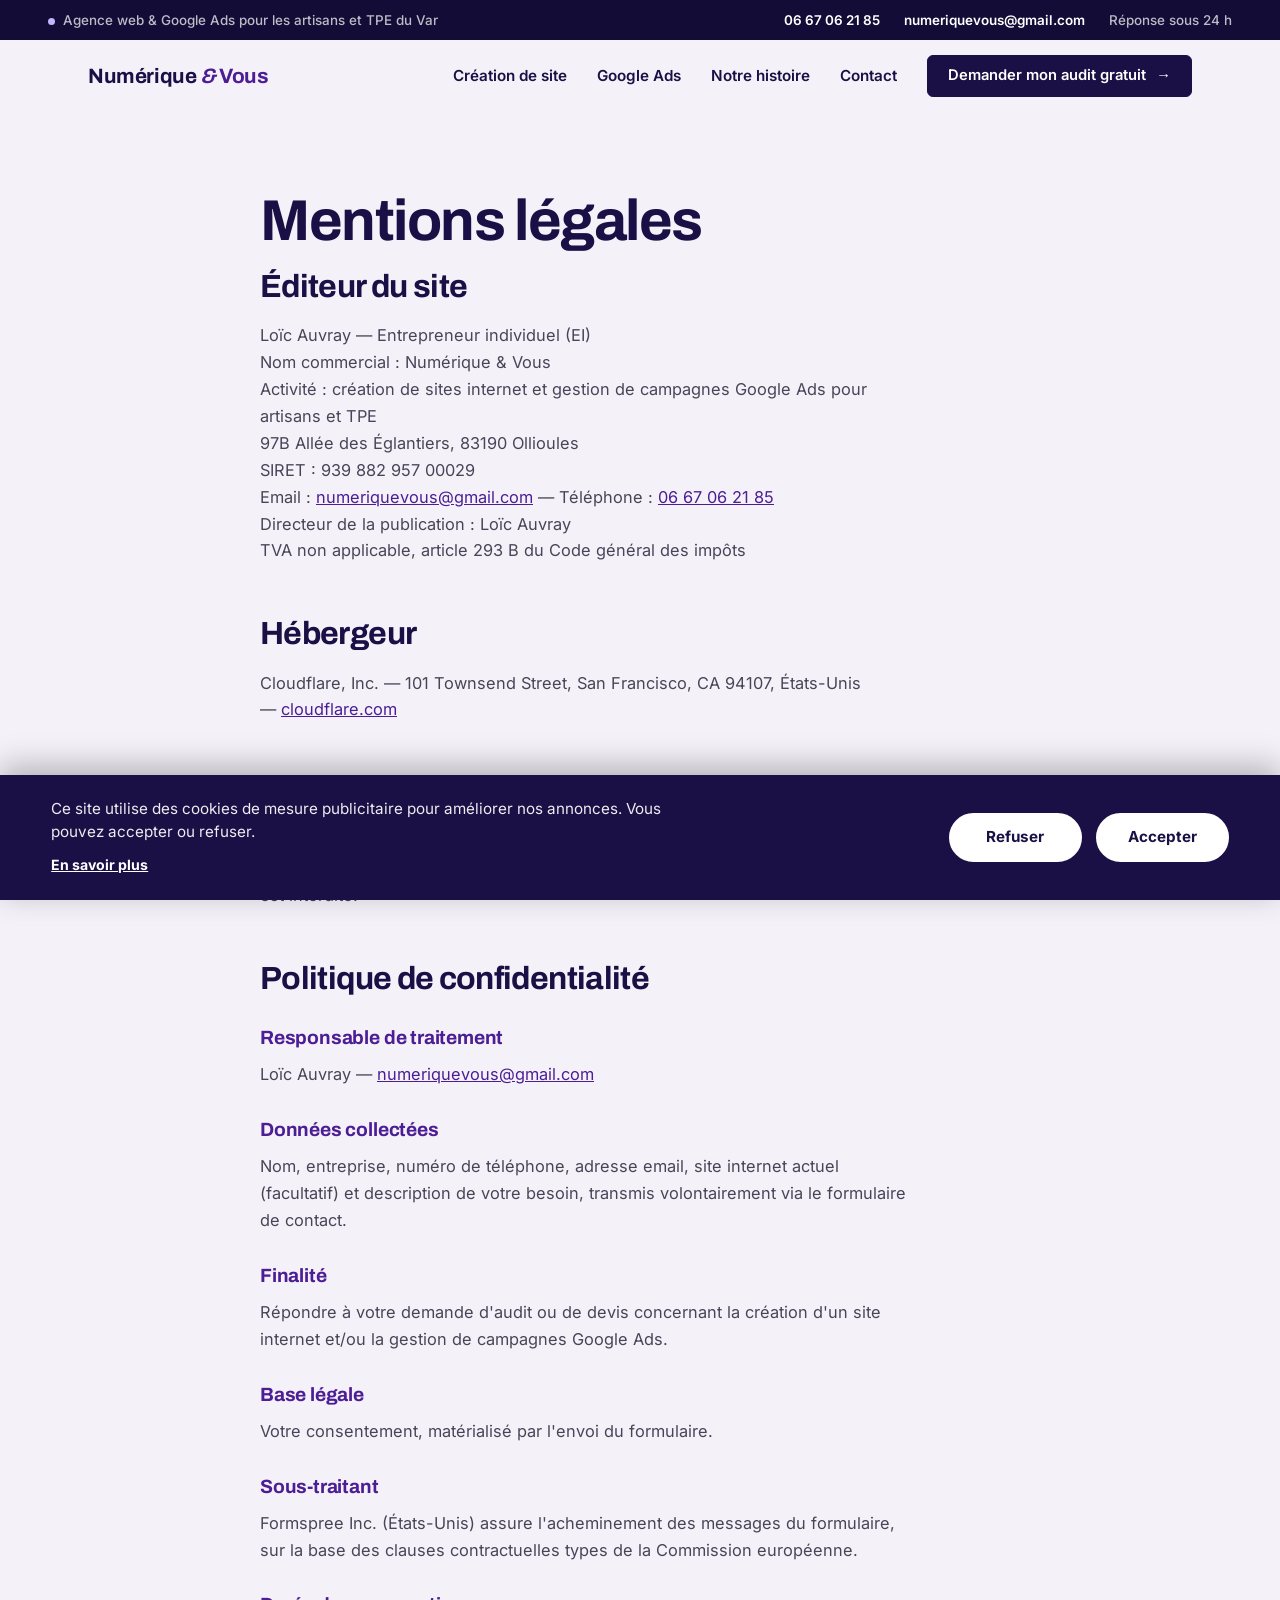
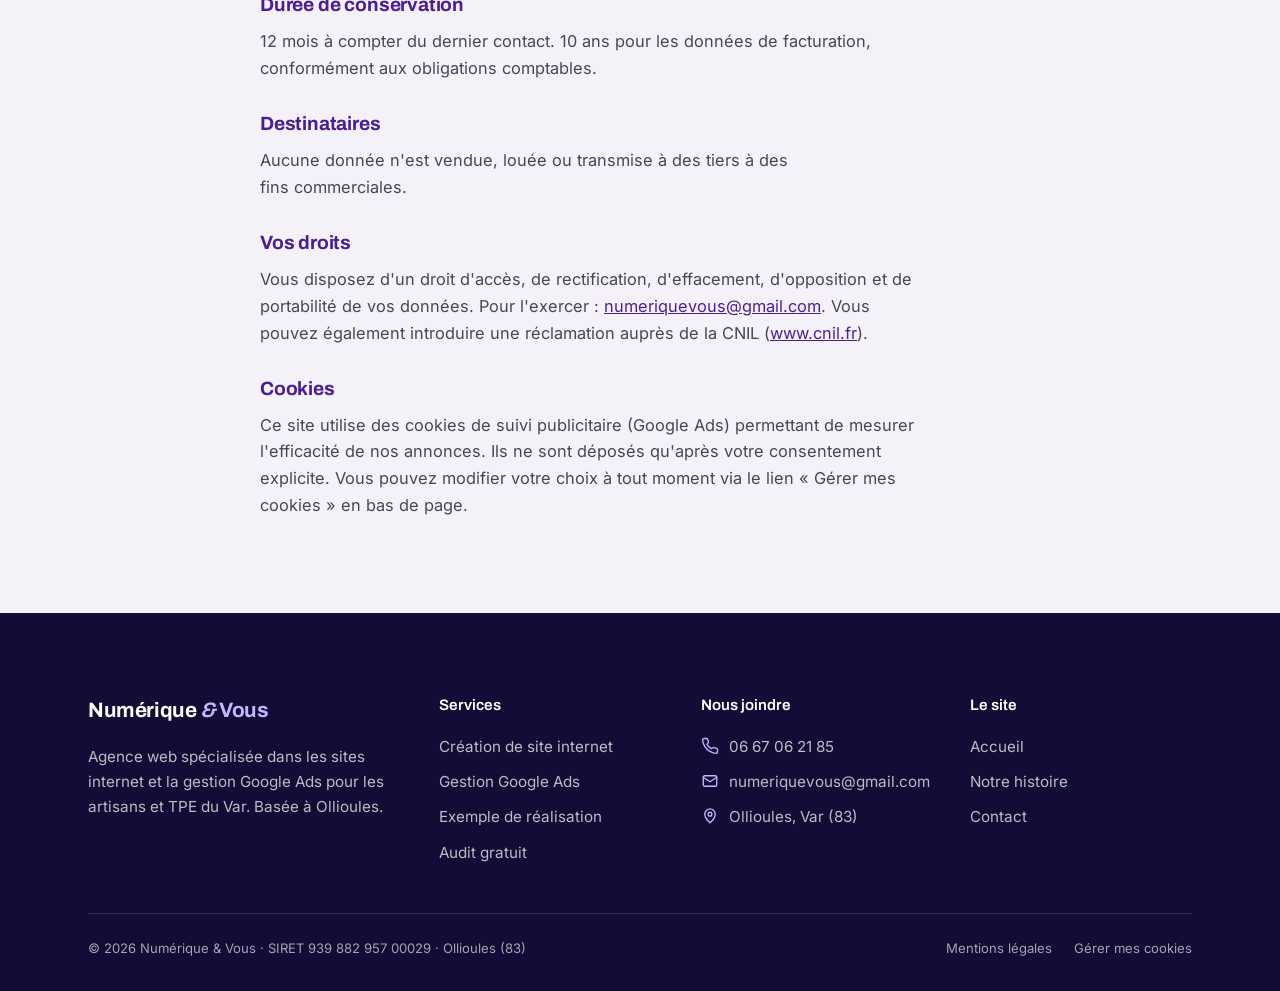
<file: mentions-legales.html>
<!DOCTYPE html>
<html lang="fr">
<head>
<meta charset="UTF-8">
<meta name="viewport" content="width=device-width, initial-scale=1.0">
<title>Mentions légales | Numérique &amp; Vous</title>
<meta name="description" content="Mentions légales et politique de confidentialité de Numérique & Vous — création de sites internet et gestion Google Ads pour artisans et TPE, Ollioules (Var).">
<meta name="robots" content="noindex, follow">
<link rel="canonical" href="https://www.numeriquevous.fr/mentions-legales">
<link rel="icon" href="/favicon.ico?v=2" sizes="any">
<link rel="icon" type="image/svg+xml" href="/favicon.svg?v=2">
<link rel="icon" type="image/png" sizes="32x32" href="/favicon-32.png?v=2">
<link rel="apple-touch-icon" href="/apple-touch-icon.png?v=2">
<link rel="preload" href="/fonts/archivo-latin-var.woff2" as="font" type="font/woff2" crossorigin>
<link rel="preload" href="/fonts/inter-latin-var.woff2" as="font" type="font/woff2" crossorigin>
<!-- Google Ads (chargement différé : gtag.js n'est injecté qu'après consentement, voir cookie-consent.js) -->
<script>
window.dataLayer=window.dataLayer||[];function gtag(){dataLayer.push(arguments)}
</script>
<link rel="stylesheet" href="/cookie-consent.css" media="print" onload="this.media=&#39;all&#39;">
<link rel="stylesheet" href="/styles.css">
<style>
.legal-title{
  font-family:'Archivo',sans-serif;font-weight:700;letter-spacing:-.02em;line-height:1.1;
  font-size:clamp(2.2rem,5.5vw,3.6rem);margin:0 0 18px;
}
.legal{max-width:760px;margin:0 auto}
.legal h2{font-size:clamp(1.5rem,3vw,2rem);margin:52px 0 18px}
.legal h2:first-of-type{margin-top:0}
.legal h3{font-family:'Archivo',sans-serif;font-weight:700;font-size:1.2rem;margin:30px 0 10px;color:var(--violet)}
.legal p{color:var(--gris-texte);font-size:1.02rem;margin-bottom:14px;max-width:66ch}
.legal .coord{font-size:1.02rem;color:var(--gris-texte);margin-bottom:6px}
</style>
</head>
<body>

<div class="topbar" id="topbar">
  <div class="topbar-left"><span><span class="pulse"></span>Agence web &amp; Google Ads pour les artisans et TPE du Var</span></div>
  <div class="topbar-right">
    <a href="tel:+33667062185" onclick="gtag('event','conversion_appel',{event_category:'contact'})">06&nbsp;67&nbsp;06&nbsp;21&nbsp;85</a>
    <a href="mailto:numeriquevous@gmail.com">numeriquevous@gmail.com</a>
    <span>Réponse sous 24&nbsp;h</span>
  </div>
</div>

<header id="header">
 <div class="wrap">
  <a class="logo" href="/">Numérique <span class="amp">&amp;</span> <em>Vous</em></a>
  <nav class="nav-desktop" aria-label="Navigation principale">
      <a href="/creation-site-internet">Création de site</a>
      <a href="/google-ads">Google Ads</a>
      <a href="/a-propos">Notre histoire</a>
      <a href="/contact">Contact</a>
      <a href="/contact" class="btn">Demander mon audit gratuit <span class="arr">→</span></a>
  </nav>
  <div class="header-mobile-actions">
    <a href="tel:+33667062185" class="call-mobile-btn" aria-label="Appeler le 06 67 06 21 85" onclick="gtag('event','conversion_appel',{event_category:'contact'})"><svg class="i" viewBox="0 0 24 24" aria-hidden="true"><path d="M22 16.9v3a2 2 0 0 1-2.2 2 19.8 19.8 0 0 1-8.6-3.1 19.5 19.5 0 0 1-6-6A19.8 19.8 0 0 1 2.1 4.2 2 2 0 0 1 4.1 2h3a2 2 0 0 1 2 1.7c.1.9.4 1.8.7 2.7a2 2 0 0 1-.5 2.1L8 9.8a16 16 0 0 0 6 6l1.3-1.3a2 2 0 0 1 2.1-.4c.9.3 1.8.6 2.7.7a2 2 0 0 1 1.7 2z"/></svg></a>
    <button class="burger" id="burger" aria-label="Ouvrir le menu" aria-expanded="false"><span></span><span></span><span></span></button>
  </div>
 </div>
</header>

<div class="menu-overlay" id="menu">
  <a href="/creation-site-internet">Création de site</a>
  <a href="/google-ads">Google Ads</a>
  <a href="/a-propos">Notre histoire</a>
  <a href="/contact">Contact</a>
  <div class="menu-foot">Ollioules · Var — 06 67 06 21 85 — numeriquevous@gmail.com</div>
</div>

<main>
<section class="page-hero">
  <div class="wrap">
  <div class="legal reveal">
    <h1 class="legal-title">Mentions légales</h1>

    <h2>Éditeur du site</h2>
    <p class="coord">Loïc Auvray — Entrepreneur individuel (EI)<br>
    Nom commercial : Numérique &amp; Vous<br>
    Activité : création de sites internet et gestion de campagnes Google Ads pour artisans et TPE<br>
    97B Allée des Églantiers, 83190 Ollioules<br>
    SIRET : 939 882 957 00029<br>
    Email : <a href="mailto:numeriquevous@gmail.com" style="color:var(--violet)">numeriquevous@gmail.com</a> — Téléphone : <a href="tel:+33667062185" style="color:var(--violet)">06 67 06 21 85</a><br>
    Directeur de la publication : Loïc Auvray<br>
    TVA non applicable, article 293 B du Code général des impôts</p>

    <h2>Hébergeur</h2>
    <p>Cloudflare, Inc. — 101 Townsend Street, San Francisco, CA 94107, États-Unis — <a href="https://www.cloudflare.com" style="color:var(--violet)" target="_blank" rel="noopener">cloudflare.com</a></p>

    <h2>Propriété intellectuelle</h2>
    <p>L'ensemble des contenus de ce site (textes, images, structure) est protégé par le droit d'auteur. Toute reproduction, même partielle, sans autorisation préalable est interdite.</p>

    <h2>Politique de confidentialité</h2>

    <h3>Responsable de traitement</h3>
    <p>Loïc Auvray — <a href="mailto:numeriquevous@gmail.com" style="color:var(--violet)">numeriquevous@gmail.com</a></p>

    <h3>Données collectées</h3>
    <p>Nom, entreprise, numéro de téléphone, adresse email, site internet actuel (facultatif) et description de votre besoin, transmis volontairement via le formulaire de contact.</p>

    <h3>Finalité</h3>
    <p>Répondre à votre demande d'audit ou de devis concernant la création d'un site internet et/ou la gestion de campagnes Google Ads.</p>

    <h3>Base légale</h3>
    <p>Votre consentement, matérialisé par l'envoi du formulaire.</p>

    <h3>Sous-traitant</h3>
    <p>Formspree Inc. (États-Unis) assure l'acheminement des messages du formulaire, sur la base des clauses contractuelles types de la Commission européenne.</p>

    <h3>Durée de conservation</h3>
    <p>12 mois à compter du dernier contact. 10 ans pour les données de facturation, conformément aux obligations comptables.</p>

    <h3>Destinataires</h3>
    <p>Aucune donnée n'est vendue, louée ou transmise à des tiers à des fins commerciales.</p>

    <h3>Vos droits</h3>
    <p>Vous disposez d'un droit d'accès, de rectification, d'effacement, d'opposition et de portabilité de vos données. Pour l'exercer : <a href="mailto:numeriquevous@gmail.com" style="color:var(--violet)">numeriquevous@gmail.com</a>. Vous pouvez également introduire une réclamation auprès de la CNIL (<a href="https://www.cnil.fr" style="color:var(--violet)" target="_blank" rel="noopener">www.cnil.fr</a>).</p>

    <h3>Cookies</h3>
    <p>Ce site utilise des cookies de suivi publicitaire (Google Ads) permettant de mesurer l'efficacité de nos annonces. Ils ne sont déposés qu'après votre consentement explicite. Vous pouvez modifier votre choix à tout moment via le lien « Gérer mes cookies » en bas de page.</p>
  </div>
  </div>
</section>
</main>

<footer>
  <div class="wrap">
    <div class="footer-grid">
      <div>
        <a class="logo" href="/">Numérique <span class="amp">&amp;</span> <em>Vous</em></a>
        <p>Agence web spécialisée dans les sites internet et la gestion Google Ads pour les artisans et TPE du Var. Basée à Ollioules.</p>
      </div>
      <div>
        <h4>Services</h4>
        <ul>
          <li><a href="/creation-site-internet">Création de site internet</a></li>
          <li><a href="/google-ads">Gestion Google Ads</a></li>
          <li><a href="/#realisation">Exemple de réalisation</a></li>
          <li><a href="/contact">Audit gratuit</a></li>
        </ul>
      </div>
      <div>
        <h4>Nous joindre</h4>
        <ul>
          <li class="ln"><svg class="i" viewBox="0 0 24 24" aria-hidden="true"><path d="M22 16.9v3a2 2 0 0 1-2.2 2 19.8 19.8 0 0 1-8.6-3.1 19.5 19.5 0 0 1-6-6A19.8 19.8 0 0 1 2.1 4.2 2 2 0 0 1 4.1 2h3a2 2 0 0 1 2 1.7c.1.9.4 1.8.7 2.7a2 2 0 0 1-.5 2.1L8 9.8a16 16 0 0 0 6 6l1.3-1.3a2 2 0 0 1 2.1-.4c.9.3 1.8.6 2.7.7a2 2 0 0 1 1.7 2z"/></svg><a href="tel:+33667062185" onclick="gtag('event','conversion_appel',{event_category:'contact'})">06&nbsp;67&nbsp;06&nbsp;21&nbsp;85</a></li>
          <li class="ln"><svg class="i" viewBox="0 0 24 24" aria-hidden="true"><rect x="3" y="5" width="18" height="14" rx="2"/><path d="m3 7 9 6 9-6"/></svg><a href="mailto:numeriquevous@gmail.com">numeriquevous@gmail.com</a></li>
          <li class="ln"><svg class="i" viewBox="0 0 24 24" aria-hidden="true"><path d="M12 21s-7-6.2-7-11.5A7 7 0 0 1 19 9.5C19 14.8 12 21 12 21z"/><circle cx="12" cy="9.5" r="2.5"/></svg><span>Ollioules, Var (83)</span></li>
        </ul>
      </div>
      <div>
        <h4>Le site</h4>
        <ul>
          <li><a href="/">Accueil</a></li>
          <li><a href="/a-propos">Notre histoire</a></li>
          <li><a href="/contact">Contact</a></li>
        </ul>
      </div>
    </div>
    <div class="footer-bottom">
      <span>© 2026 Numérique &amp; Vous · SIRET 939 882 957 00029 · Ollioules (83)</span>
      <nav aria-label="Liens légaux"><a href="/mentions-legales" class="footer-legal">Mentions légales</a><a href="#" class="footer-legal cookie-manage">Gérer mes cookies</a></nav>
    </div>
  </div>
</footer>

<div class="mobile-cta-bar">
  <a href="tel:+33667062185" class="btn ghost small" onclick="gtag('event','conversion_appel',{event_category:'contact'})"><svg class="i" viewBox="0 0 24 24" aria-hidden="true"><path d="M22 16.9v3a2 2 0 0 1-2.2 2 19.8 19.8 0 0 1-8.6-3.1 19.5 19.5 0 0 1-6-6A19.8 19.8 0 0 1 2.1 4.2 2 2 0 0 1 4.1 2h3a2 2 0 0 1 2 1.7c.1.9.4 1.8.7 2.7a2 2 0 0 1-.5 2.1L8 9.8a16 16 0 0 0 6 6l1.3-1.3a2 2 0 0 1 2.1-.4c.9.3 1.8.6 2.7.7a2 2 0 0 1 1.7 2z"/></svg> Appeler</a>
  <a href="/contact" class="btn small">Audit gratuit</a>
</div>

<script defer src="/site.js"></script>
<script defer src="/cookie-consent.js"></script>
</body>
</html>
</file>
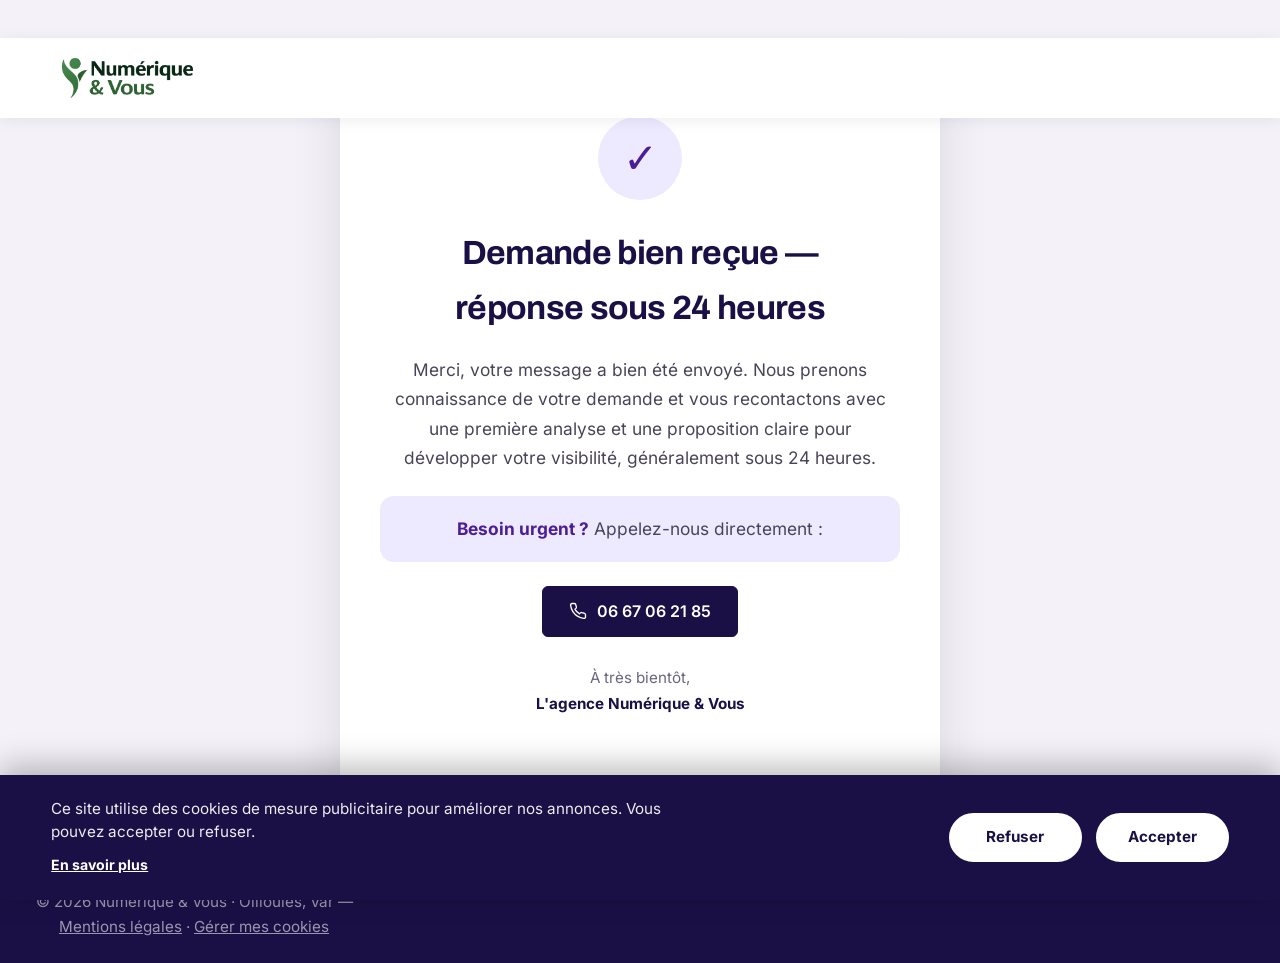
<file: merci.html>
<!DOCTYPE html>
<html lang="fr">
<head>
<meta charset="UTF-8">
<meta name="viewport" content="width=device-width, initial-scale=1.0">
<title>Demande bien reçue — Numérique &amp; Vous</title>
<meta name="robots" content="noindex, nofollow">
<link rel="icon" href="/favicon.ico?v=2" sizes="any">
<link rel="icon" type="image/svg+xml" href="/favicon.svg?v=2">
<link rel="icon" type="image/png" sizes="32x32" href="/favicon-32.png?v=2">
<link rel="apple-touch-icon" href="/apple-touch-icon.png?v=2">
<link rel="preload" href="/fonts/archivo-latin-var.woff2" as="font" type="font/woff2" crossorigin>
<link rel="preload" href="/fonts/inter-latin-var.woff2" as="font" type="font/woff2" crossorigin>
<!-- Google Ads (chargement différé : gtag.js n'est injecté qu'après consentement, voir cookie-consent.js) -->
<script>
  window.dataLayer = window.dataLayer || [];
  function gtag(){dataLayer.push(arguments);}
  window.__nvAdsAfterLoad = function(){
    gtag('event', 'conversion', {'send_to': 'AW-18206550386/cRvxCP2D1skcEPLSx-lD', 'value': 50.0, 'currency': 'EUR'});
  };
</script>
<link rel="stylesheet" href="/cookie-consent.css" media="print" onload="this.media=&#39;all&#39;">
<link rel="stylesheet" href="/styles.css">
<style>
  body{min-height:100vh;display:flex;flex-direction:column}
  .merci-header{background:var(--blanc);padding:18px clamp(20px,5vw,60px);box-shadow:0 2px 14px rgba(21,34,51,.08)}
  main{flex:1;display:flex;align-items:center;justify-content:center;padding:60px 24px}
  .merci-card{max-width:600px;text-align:center;background:var(--blanc);padding:56px 40px;border-radius:var(--radius);box-shadow:0 20px 50px rgba(30,27,46,.12);border:1px solid var(--bordure)}
  .check{width:84px;height:84px;margin:0 auto 26px;background:var(--violet-clair);color:var(--violet);border-radius:50%;display:flex;align-items:center;justify-content:center;font-size:42px}
  .merci-card h1{font-family:'Archivo',sans-serif;font-weight:700;font-size:clamp(1.6rem,4vw,2.1rem);color:var(--encre);margin-bottom:18px;letter-spacing:-.02em}
  .merci-card p{font-size:1.08rem;line-height:1.7;color:var(--gris-texte);margin-bottom:16px}
  .highlight{background:var(--violet-clair);padding:18px 22px;border-radius:14px;margin:24px 0;font-size:.98rem;color:var(--encre)}
  .highlight strong{color:var(--violet)}
  .merci-footer{background:var(--encre);color:rgba(242,240,246,.6);text-align:center;padding:24px;font-size:.82rem}
  .merci-footer a{color:inherit;text-decoration:underline}
</style>
</head>
<body>
<header class="merci-header">
  <a href="/" aria-label="Retour à l'accueil"><img src="/logo.png" alt="Numérique &amp; Vous" style="height:44px"></a>
</header>
<main>
  <div class="merci-card">
    <div class="check">✓</div>
    <h1>Demande bien reçue — réponse sous 24 heures</h1>
    <p>Merci, votre message a bien été envoyé. Nous prenons connaissance de votre demande et vous recontactons avec une première analyse et une proposition claire pour développer votre visibilité, généralement sous 24 heures.</p>
    <div class="highlight">
      <p style="margin:0"><strong>Besoin urgent&nbsp;?</strong> Appelez-nous directement&nbsp;:</p>
    </div>
    <a href="tel:+33667062185" class="btn gold" onclick="gtag('event','conversion_appel',{event_category:'contact'})"><svg class="i" viewBox="0 0 24 24" aria-hidden="true"><path d="M22 16.9v3a2 2 0 0 1-2.2 2 19.8 19.8 0 0 1-8.6-3.1 19.5 19.5 0 0 1-6-6A19.8 19.8 0 0 1 2.1 4.2 2 2 0 0 1 4.1 2h3a2 2 0 0 1 2 1.7c.1.9.4 1.8.7 2.7a2 2 0 0 1-.5 2.1L8 9.8a16 16 0 0 0 6 6l1.3-1.3a2 2 0 0 1 2.1-.4c.9.3 1.8.6 2.7.7a2 2 0 0 1 1.7 2z"/></svg> 06 67 06 21 85</a>
    <p style="margin-top:28px;font-size:.95rem;color:var(--gris-doux)">À très bientôt,<br><strong style="color:var(--encre)">L'agence Numérique &amp; Vous</strong></p>
  </div>
</main>
<footer class="merci-footer">
  <p>© 2026 Numérique &amp; Vous · Ollioules, Var — <a href="/mentions-legales">Mentions légales</a> · <a href="#" class="cookie-manage">Gérer mes cookies</a></p>
</footer>
<script defer src="/cookie-consent.js"></script>
</body>
</html>
</file>
<file: cookie-consent.css>
/* ===== Bandeau de consentement cookies (Google Consent Mode v2) ===== */
.cookie-banner{
  position:fixed;left:0;right:0;bottom:0;z-index:2000;
  background:var(--encre);color:#fff;
  padding:22px clamp(20px,4vw,56px);
  display:flex;flex-wrap:wrap;gap:20px;align-items:center;justify-content:space-between;
  box-shadow:0 -8px 30px rgba(0,0,0,.28);
  font-family:'Inter',sans-serif;
}
.cookie-banner .cookie-text{flex:1 1 320px;max-width:640px}
.cookie-banner p{margin:0 0 6px;font-size:.95rem;line-height:1.55;color:rgba(255,255,255,.92)}
.cookie-banner .cookie-more{color:#fff;font-weight:700;font-size:.88rem;text-decoration:underline}
.cookie-banner .cookie-more:hover{color:#d8b4fe}
.cookie-actions{display:grid;grid-template-columns:1fr 1fr;gap:14px;align-items:stretch}
.cookie-btn{
  padding:13px 30px;border-radius:100px;font-weight:700;font-size:.95rem;
  font-family:'Inter',sans-serif;cursor:pointer;border:2px solid transparent;
  min-width:130px;text-align:center;line-height:1.2;
  transition:transform .25s,opacity .25s;
}
.cookie-btn:hover{transform:translateY(-2px)}
.cookie-btn:focus-visible{outline:3px solid #fff;outline-offset:3px}
/* Accepter et Refuser : même taille, même style, même visibilité (recommandation CNIL) */
.cookie-btn.accept,.cookie-btn.reject{background:#fff;color:var(--encre, #1a1046);border-color:#fff}

/* Mobile : barre compacte (≤ 25 % de la hauteur d'écran), ne masque pas le hero */
@media (max-width:640px){
  .cookie-banner{
    flex-direction:column;align-items:stretch;flex-wrap:nowrap;gap:10px;text-align:left;
    padding:12px 16px calc(12px + env(safe-area-inset-bottom,0px));
    max-height:25vh;max-height:25svh;overflow-y:auto;
  }
  .cookie-banner .cookie-text{flex:0 0 auto;max-width:none;line-height:1.45}
  .cookie-banner p{display:inline;margin:0;font-size:.8rem;line-height:1.45}
  .cookie-banner .cookie-more{margin-left:4px;font-size:.76rem;font-weight:500;color:rgba(255,255,255,.8)}
  .cookie-actions{gap:10px}
  .cookie-btn{min-width:0;padding:10px 12px;font-size:.9rem}
}
</file>
<file: styles.css>
/* ===== Numérique & Vous — design system partagé (toutes les pages) =====
   Principes : sections claires / sombres en alternance, filets fins au lieu de cartes,
   icônes SVG au trait (jamais d'emoji), un seul accent par fond. */

/* Polices auto-hébergées (woff2 variables, sous-ensemble latin, licence SIL OFL) */
@font-face{font-family:'Archivo';font-style:normal;font-weight:500 800;font-display:swap;
  src:url('/fonts/archivo-latin-var.woff2') format('woff2');
  unicode-range:U+0000-00FF,U+0131,U+0152-0153,U+02BB-02BC,U+02C6,U+02DA,U+02DC,U+0304,U+0308,U+0329,U+2000-206F,U+20AC,U+2122,U+2191,U+2193,U+2212,U+2215,U+FEFF,U+FFFD}
@font-face{font-family:'Inter';font-style:normal;font-weight:400 700;font-display:swap;
  src:url('/fonts/inter-latin-var.woff2') format('woff2');
  unicode-range:U+0000-00FF,U+0131,U+0152-0153,U+02BB-02BC,U+02C6,U+02DA,U+02DC,U+0304,U+0308,U+0329,U+2000-206F,U+20AC,U+2122,U+2191,U+2193,U+2212,U+2215,U+FEFF,U+FFFD}

:root{
  --fond:#f4f2f8;             /* fond clair principal */
  --fond-alt:#ebe7f2;         /* section claire alternative */
  --blanc:#ffffff;            /* formulaire, captures */
  --encre:#1a1046;            /* titres, CTA principal sur fond clair */
  --nuit:#130c36;             /* sections sombres, footer */
  --nuit-2:#1c1448;           /* sombre alternatif */
  --violet:#4c1d95;           /* liens, labels, icônes sur fond clair */
  --violet-vif:#7c3aed;       /* filets d'accent, focus */
  --violet-clair:#ede9fe;
  --lilas:#c4b5fd;            /* accent sur fond sombre */
  --ambre:#f59e0b;            /* notification + étoiles du hero uniquement */
  --gris-texte:#4a4458;
  --gris-doux:#6b6480;
  --sur-nuit:rgba(255,255,255,.72);  /* texte courant sur fond sombre */
  --filet:rgba(26,16,70,.12);
  --filet-nuit:rgba(255,255,255,.14);
  --radius:6px;
  --max:1200px;
  --gutter:clamp(20px,5vw,48px);
  --ease:cubic-bezier(.22,1,.36,1);
}
*{margin:0;padding:0;box-sizing:border-box}
html{scroll-behavior:smooth}
body{font-family:'Inter',sans-serif;background:var(--fond);color:var(--encre);font-size:17px;line-height:1.65;overflow-x:hidden;-webkit-font-smoothing:antialiased}
::selection{background:var(--violet-clair);color:var(--encre)}
img{max-width:100%;display:block}
svg.i{width:20px;height:20px;flex:none;stroke:currentColor;fill:none;stroke-width:1.8;stroke-linecap:round;stroke-linejoin:round}
h1,h2,h3{color:var(--encre);text-wrap:balance}
p{text-wrap:pretty}
.wrap{max-width:var(--max);margin:0 auto;padding:0 var(--gutter)}

/* ---------- Barre supérieure ---------- */
.topbar{
  position:fixed;top:0;left:0;right:0;z-index:1000;
  display:flex;justify-content:space-between;align-items:center;gap:20px;
  background:var(--nuit);color:var(--sur-nuit);
  padding:9px var(--gutter);font-size:.84rem;font-weight:500;
  transition:transform .4s var(--ease),opacity .3s;
}
.topbar a{color:#fff;text-decoration:none;font-weight:600;transition:color .3s}
.topbar a:hover{color:var(--lilas)}
.topbar-left,.topbar-right{display:flex;align-items:center;gap:24px}
.topbar-left .pulse{width:7px;height:7px;border-radius:50%;background:var(--lilas);display:inline-block;margin-right:8px}
.topbar.hidden{transform:translateY(-100%);opacity:0}
@media (max-width:1000px){.topbar{display:none}}

/* ---------- Header ---------- */
header{
  position:fixed;top:38px;left:0;right:0;z-index:1000;
  transition:background .4s,box-shadow .4s,top .4s var(--ease);
}
header .wrap{display:flex;justify-content:space-between;align-items:center;height:76px;transition:height .4s var(--ease)}
header.scrolled{top:0;background:rgba(244,242,248,.94);backdrop-filter:blur(12px);-webkit-backdrop-filter:blur(12px);box-shadow:0 1px 0 var(--filet)}
header.scrolled .wrap{height:64px}
@media (max-width:1000px){header{top:0}}
.logo{font-family:'Archivo',sans-serif;font-weight:700;font-size:1.3rem;color:var(--encre);text-decoration:none;letter-spacing:-.02em;white-space:nowrap}
.logo em{font-style:normal;color:var(--violet)}
.logo .amp{color:var(--violet);font-style:italic}
.nav-desktop{display:flex;gap:30px;align-items:center}
.nav-desktop a{color:var(--encre);text-decoration:none;font-weight:600;font-size:.95rem;position:relative;padding:4px 0;white-space:nowrap}
.nav-desktop a:not(.btn)::after{content:'';position:absolute;left:0;bottom:-2px;width:100%;height:1.5px;background:var(--violet);transform:scaleX(0);transform-origin:right;transition:transform .35s var(--ease)}
.nav-desktop a:not(.btn):hover::after,.nav-desktop a:not(.btn)[aria-current="page"]::after{transform:scaleX(1);transform-origin:left}
.nav-desktop a[aria-current="page"]{color:var(--violet)}
.nav-desktop .btn{padding:11px 20px;font-size:.92rem}

/* ---------- Boutons ---------- */
.btn{
  display:inline-flex;align-items:center;justify-content:center;gap:10px;
  background:var(--encre);color:#fff !important;padding:15px 26px;border-radius:var(--radius);
  font-weight:600;font-size:1rem;line-height:1.2;text-decoration:none;border:1.5px solid var(--encre);cursor:pointer;
  transition:background .25s,border-color .25s,color .25s;
}
.btn:hover{background:var(--violet);border-color:var(--violet)}
.btn .arr{transition:transform .3s var(--ease)}
.btn:hover .arr{transform:translateX(4px)}
.btn.ghost{background:transparent;color:var(--encre) !important;border-color:rgba(26,16,70,.3)}
.btn.ghost:hover{border-color:var(--encre);background:transparent}
.btn.light{background:#fff;color:var(--encre) !important;border-color:#fff}
.btn.light:hover{background:var(--lilas);border-color:var(--lilas)}
.btn.ghost-light{background:transparent;color:#fff !important;border-color:rgba(255,255,255,.35)}
.btn.ghost-light:hover{border-color:#fff;background:transparent}
.btn.small{padding:11px 18px;font-size:.92rem}
.btn svg.i{width:18px;height:18px}
.link-arrow{display:inline-flex;align-items:center;gap:8px;color:var(--violet);font-weight:600;text-decoration:none;border-bottom:1.5px solid currentColor;padding-bottom:2px}
.link-arrow:hover{color:var(--encre)}
.dark .link-arrow{color:var(--lilas)}
.dark .link-arrow:hover{color:#fff}

/* bouton d'appel compact (mobile header) */
.header-mobile-actions{display:none;align-items:center;gap:8px}
.call-mobile-btn{display:flex;align-items:center;justify-content:center;width:44px;height:44px;border-radius:var(--radius);background:var(--encre);color:#fff !important;text-decoration:none}
.burger{display:none;flex-direction:column;justify-content:center;gap:6px;width:44px;height:44px;background:none;border:1.5px solid var(--filet);border-radius:var(--radius);cursor:pointer;z-index:1002;align-items:center}
.burger span{display:block;width:20px;height:2px;background:var(--encre);transition:.4s var(--ease)}
.burger.open span:nth-child(1){transform:translateY(8px) rotate(45deg)}
.burger.open span:nth-child(2){opacity:0}
.burger.open span:nth-child(3){transform:translateY(-8px) rotate(-45deg)}

/* menu overlay plein écran */
.menu-overlay{
  position:fixed;inset:0;background:var(--nuit);z-index:1001;
  display:flex;flex-direction:column;justify-content:center;padding:0 clamp(24px,8vw,90px);
  opacity:0;visibility:hidden;transition:opacity .35s,visibility .35s;
}
.menu-overlay.open{opacity:1;visibility:visible}
.menu-overlay a{font-family:'Archivo',sans-serif;color:#fff;text-decoration:none;font-size:clamp(1.7rem,7vw,2.6rem);font-weight:600;padding:12px 0;border-bottom:1px solid var(--filet-nuit)}
.menu-overlay a:hover{color:var(--lilas)}
.menu-overlay .menu-foot{margin-top:32px;color:var(--sur-nuit);font-size:.95rem}
.burger.open span{background:#fff}
.burger.open{border-color:var(--filet-nuit)}

/* ---------- Hero animé « Google en direct » (accueil) ---------- */
.nv-hero{
  display:grid;grid-template-columns:1.05fr .95fr;align-items:center;
  gap:clamp(2rem,5vw,5rem);max-width:1200px;margin:0 auto;min-height:86svh;
  padding:150px clamp(20px,5vw,48px) 72px;position:relative;overflow:hidden;
}
.nv-copy{position:relative;z-index:2;min-width:0}
.nv-copy h1{
  font-family:'Archivo',sans-serif;font-weight:700;letter-spacing:-.025em;
  font-size:clamp(2.4rem,5.2vw,4.4rem);line-height:1.04;max-width:14ch;
}
.nv-copy h1 .nv-hl{color:var(--violet)}
.nv-lead{margin:1.5rem 0 2rem;font-size:clamp(1.05rem,1.4vw,1.2rem);line-height:1.6;color:var(--gris-texte);max-width:46ch}
.nv-ctas .btn{white-space:nowrap}
.nv-reassure{margin-top:1.1rem;font-size:.92rem;color:var(--gris-doux)}
.nv-reassure strong{color:var(--violet)}

/* scène téléphone */
.nv-stage{position:relative;display:flex;justify-content:center;padding-bottom:2.4rem}
.nv-phone{
  position:relative;z-index:1;width:320px;height:640px;border-radius:44px;background:var(--encre);padding:12px;
  box-shadow:0 40px 80px -30px rgba(26,16,70,.55);
}
.nv-screen{position:relative;width:100%;height:100%;border-radius:34px;background:var(--blanc);overflow:hidden}
.nv-notch{position:absolute;top:10px;left:50%;transform:translateX(-50%);width:92px;height:24px;border-radius:14px;background:var(--encre);z-index:5}

/* fausse page Google (couleurs Google conservées) */
.nv-g{padding:52px 16px 0;font-family:'Inter',sans-serif;color:#202124}
.nv-glogo{font:700 1.5rem/1 'Archivo',sans-serif;text-align:center;letter-spacing:-.02em;margin-bottom:14px}
.nv-glogo span:nth-child(1){color:#4285F4}.nv-glogo span:nth-child(2){color:#EA4335}.nv-glogo span:nth-child(3){color:#FBBC05}
.nv-glogo span:nth-child(4){color:#4285F4}.nv-glogo span:nth-child(5){color:#34A853}.nv-glogo span:nth-child(6){color:#EA4335}
.nv-search{display:flex;align-items:center;gap:10px;height:44px;border-radius:22px;padding:0 16px;
  box-shadow:0 1px 6px rgba(32,33,36,.18);font-size:.95rem}
.nv-search svg{flex:none}
.nv-query{white-space:nowrap;overflow:hidden}
.nv-caret{width:1.5px;height:18px;background:#202124;animation:nv-blink 1s steps(1) infinite}
@keyframes nv-blink{50%{opacity:0}}

.nv-results{position:relative;margin-top:18px;height:440px}
.nv-card{
  position:absolute;left:0;right:0;height:106px;padding:11px 12px;border-radius:14px;background:var(--blanc);
  border:1px solid transparent;overflow:hidden;
  transform:translateY(calc(var(--pos) * 110px));opacity:0;
  transition:transform .9s cubic-bezier(.65,0,.25,1),opacity .4s ease,border-color .4s ease,box-shadow .4s ease;
}
.nv-card.show{opacity:1}
.nv-site{display:flex;align-items:center;gap:8px;font-size:.72rem;line-height:1.2;color:#4d5156}
.nv-fav{width:20px;height:20px;border-radius:50%;background:#f1f3f4;display:grid;place-items:center;font:700 .62rem/1 'Inter',sans-serif;color:#5f6368;flex:none}
.nv-title{margin-top:5px;font-size:.88rem;color:#1a0dab;line-height:1.25;
  display:-webkit-box;-webkit-box-orient:vertical;-webkit-line-clamp:2;overflow:hidden}
.nv-meta{margin-top:4px;font-size:.74rem;line-height:1.35;color:#4d5156;display:flex;gap:6px;align-items:center;white-space:nowrap;overflow:hidden}
.nv-meta>span:last-child{overflow:hidden;text-overflow:ellipsis}
.nv-stars{color:var(--ambre);letter-spacing:1px;opacity:0;transition:opacity .5s ease}
.nv-card.rated .nv-stars{opacity:1}
.nv-card--client .nv-fav{background:var(--violet);color:#fff}
.nv-card--client.lift{border-color:var(--violet);box-shadow:0 14px 30px -14px rgba(76,29,149,.45)}

/* notification « nouvelle demande de devis » (seul usage de l'ambre, avec les étoiles) */
.nv-notif{
  position:absolute;z-index:6;left:10px;right:10px;top:12px;padding:12px 14px;border-radius:18px;
  background:rgba(255,255,255,.96);backdrop-filter:blur(8px);box-shadow:0 12px 30px -10px rgba(26,16,70,.35);
  display:grid;grid-template-columns:36px 1fr;gap:10px;align-items:center;font-family:'Inter',sans-serif;
  transform:translateY(-130%);transition:transform .6s cubic-bezier(.2,.9,.3,1.2);
}
.nv-notif.in{transform:translateY(0)}
.nv-notif-icon{width:36px;height:36px;border-radius:10px;background:var(--ambre);display:grid;place-items:center}
.nv-notif strong{display:block;font-size:.82rem;line-height:1.3;color:var(--encre)}
.nv-notif span{display:block;font-size:.78rem;line-height:1.35;color:var(--gris-doux);margin-top:2px}
.nv-phone.buzz{animation:nv-buzz .45s linear}
@keyframes nv-buzz{0%,100%{transform:translateX(0)}20%{transform:translateX(-4px) rotate(-.6deg)}40%{transform:translateX(4px) rotate(.6deg)}60%{transform:translateX(-3px)}80%{transform:translateX(3px)}}

.nv-caption{position:absolute;z-index:2;bottom:0;font-size:.8rem;color:var(--gris-doux)}
.nv-screen.fade .nv-g,.nv-screen.fade .nv-notif{opacity:0;transition:opacity .5s ease}

@media (max-width:1000px){.nv-hero{padding-top:120px}}
@media (max-width:900px){
  .nv-hero{grid-template-columns:1fr;min-height:auto;padding-bottom:3.5rem}
  .nv-copy h1{max-width:none}
}
@media (max-width:600px){
  .nv-hero{padding-top:100px;gap:2.5rem}
  .nv-copy .label{display:none}
  .nv-copy h1{font-size:clamp(2rem,8.6vw,2.4rem)}
  .nv-lead{margin:1rem 0 1.4rem}
  .nv-ctas{gap:10px}
  .nv-ctas .btn{flex:1 1 auto;justify-content:center;padding:13px 18px}
  .nv-ctas .btn.gold{flex-basis:100%}
}
@media (max-width:420px){
  .nv-phone{width:280px;height:560px;border-radius:40px}
  .nv-results{height:384px}
  .nv-card{height:92px;padding:9px 10px;transform:translateY(calc(var(--pos) * 96px))}
  .nv-site{font-size:.68rem}
  .nv-fav{width:18px;height:18px}
  .nv-title{font-size:.82rem}
  .nv-meta{font-size:.7rem}
}
@media (prefers-reduced-motion:reduce){
  .nv-hero *,.nv-hero *::before,.nv-hero *::after{animation:none !important;transition:none !important}
}


/* ---------- Sections ---------- */
section{padding:clamp(72px,10vw,120px) 0;position:relative}
.alt{background:var(--fond-alt)}
.dark{background:var(--nuit);color:var(--sur-nuit)}
.dark.alt2{background:var(--nuit-2)}
.dark h2,.dark h3,.dark strong{color:#fff}
.label{display:block;font-size:.9rem;font-weight:600;color:var(--violet);margin-bottom:14px}
.dark .label{color:var(--lilas)}
h2{font-family:'Archivo',sans-serif;font-weight:700;font-size:clamp(1.9rem,4vw,2.8rem);letter-spacing:-.02em;line-height:1.1}
h3{font-family:'Archivo',sans-serif;font-weight:700;font-size:1.2rem;letter-spacing:-.01em;line-height:1.3}
.lead{color:var(--gris-texte);font-size:1.08rem;max-width:58ch;margin-top:18px}
.dark .lead{color:var(--sur-nuit)}
.head{max-width:720px;margin-bottom:clamp(40px,6vw,64px)}
.head-split{display:grid;grid-template-columns:1fr 1fr;gap:clamp(24px,5vw,80px);align-items:end;margin-bottom:clamp(40px,6vw,64px)}
.head-split .lead{margin-top:0}
@media (max-width:860px){.head-split{grid-template-columns:1fr}}

/* reveal */
.reveal{opacity:0;transform:translateY(24px);transition:opacity .7s var(--ease),transform .7s var(--ease)}
.reveal.in-view{opacity:1;transform:none}
.reveal.d1{transition-delay:.06s}.reveal.d2{transition-delay:.12s}.reveal.d3{transition-delay:.18s}.reveal.d4{transition-delay:.24s}

/* ---------- Bandeau d'intro + chiffres ---------- */
.intro{padding:clamp(56px,7vw,80px) 0}
.intro-grid{display:grid;grid-template-columns:1.1fr 1fr;gap:clamp(32px,6vw,96px);align-items:center}
.intro-text{font-size:clamp(1.1rem,1.6vw,1.3rem);line-height:1.6;color:#fff;font-weight:500}
.intro-text span{color:var(--sur-nuit)}
.figures{display:grid;grid-template-columns:repeat(3,1fr);border-top:1px solid var(--filet-nuit)}
.figures div{padding:22px 16px 0 0}
.figures small{display:block;font-size:.8rem;color:var(--sur-nuit);margin-bottom:6px}
.figures b{font-family:'Archivo',sans-serif;font-size:clamp(1.6rem,3vw,2.2rem);font-weight:700;color:#fff;letter-spacing:-.02em;line-height:1}
.figures b span{font-size:.9rem;font-weight:600;color:var(--sur-nuit);letter-spacing:0}
@media (max-width:860px){.intro-grid{grid-template-columns:1fr}}

/* ---------- Liste numérotée à filets (remplace les cartes) ---------- */
.split{display:grid;grid-template-columns:.9fr 1.1fr;gap:clamp(32px,6vw,96px);align-items:start}
.split .sticky{position:sticky;top:120px}
@media (max-width:860px){.split{grid-template-columns:1fr}.split .sticky{position:static}}
.rows{list-style:none;border-top:1px solid var(--filet)}
.rows li{display:grid;grid-template-columns:56px 1fr;gap:8px 20px;padding:26px 0;border-bottom:1px solid var(--filet)}
.rows .n{font-family:'Archivo',sans-serif;font-weight:600;font-size:.95rem;color:var(--violet);padding-top:3px;font-variant-numeric:tabular-nums}
.rows h3{margin-bottom:6px}
.rows p{color:var(--gris-texte);font-size:1rem}
.dark .rows{border-color:var(--filet-nuit)}
.dark .rows li{border-color:var(--filet-nuit)}
.dark .rows .n{color:var(--lilas)}
.dark .rows p{color:var(--sur-nuit)}

/* ---------- Colonnes à filet supérieur + icône ---------- */
.cols{display:grid;grid-template-columns:repeat(3,1fr);gap:clamp(24px,4vw,48px)}
.cols.c2{grid-template-columns:repeat(2,1fr)}
.col{border-top:1px solid var(--filet);padding-top:22px}
.col .ic{color:var(--violet);margin-bottom:16px;display:block}
.col .ic svg.i{width:24px;height:24px}
.col h3{margin-bottom:8px}
.col p{color:var(--gris-texte);font-size:1rem}
.dark .col{border-color:var(--filet-nuit)}
.dark .col .ic{color:var(--lilas)}
.dark .col p{color:var(--sur-nuit)}
@media (max-width:860px){.cols,.cols.c2{grid-template-columns:1fr}}

/* cadre à coins (repris d'Auto Lagoubran) */
.corner{position:relative;padding:26px 26px 28px}
.corner::before,.corner::after{content:'';position:absolute;width:22px;height:22px;border:0 solid var(--filet);transition:width .3s,height .3s,border-color .3s;pointer-events:none}
.corner::before{top:0;left:0;border-top-width:1.5px;border-left-width:1.5px}
.corner::after{bottom:0;right:0;border-bottom-width:1.5px;border-right-width:1.5px}
.corner:hover::before,.corner:hover::after{width:34px;height:34px;border-color:var(--violet-vif)}
.dark .corner::before,.dark .corner::after{border-color:rgba(255,255,255,.28)}
.dark .corner:hover::before,.dark .corner:hover::after{border-color:var(--lilas)}

/* ---------- Offres ---------- */
.offers{display:grid;grid-template-columns:1fr 1fr;border-top:1px solid var(--filet-nuit)}
.offer{padding:36px clamp(0px,3vw,40px) 8px 0;display:flex;flex-direction:column}
.offer+.offer{border-left:1px solid var(--filet-nuit);padding-left:clamp(24px,3vw,40px)}
.offer .kind{font-size:.9rem;font-weight:600;color:var(--lilas)}
.offer .price{font-family:'Archivo',sans-serif;font-weight:700;font-size:clamp(2.4rem,5vw,3.4rem);color:#fff;letter-spacing:-.03em;line-height:1;margin:14px 0 6px}
.offer .price small{font-size:1rem;font-weight:600;color:var(--sur-nuit);letter-spacing:0}
.offer .price .from{display:block;font-family:'Inter',sans-serif;font-size:.85rem;font-weight:500;color:var(--sur-nuit);letter-spacing:0;margin-bottom:6px}
.offer .sub{color:var(--sur-nuit);font-size:.98rem}
.offer ul{list-style:none;margin:26px 0 30px;flex:1}
.offer li{display:flex;gap:12px;align-items:flex-start;padding:11px 0;border-bottom:1px solid var(--filet-nuit);font-size:.98rem;color:rgba(255,255,255,.88)}
.offer li svg.i{color:var(--lilas);width:18px;height:18px;margin-top:3px}
.offer .note{font-size:.92rem;color:var(--sur-nuit);border-left:2px solid var(--lilas);padding-left:14px;margin:-8px 0 26px}
.offer .actions{display:flex;gap:12px;flex-wrap:wrap}
@media (max-width:860px){.offers{grid-template-columns:1fr}.offer+.offer{border-left:0;border-top:1px solid var(--filet-nuit);padding-left:0;margin-top:24px}}

/* offre seule (pages service), sur fond clair */
.offer-solo{display:grid;grid-template-columns:.8fr 1.2fr;gap:clamp(32px,6vw,96px);border-top:1px solid var(--filet);padding-top:36px}
.offer-solo .price{font-family:'Archivo',sans-serif;font-weight:700;font-size:clamp(2.4rem,5vw,3.4rem);letter-spacing:-.03em;line-height:1;margin:10px 0 8px}
.offer-solo .price small{font-size:1rem;font-weight:600;color:var(--gris-doux);letter-spacing:0}
.offer-solo .sub{color:var(--gris-doux)}
.offer-solo ul{list-style:none;columns:2;column-gap:40px}
.offer-solo li{break-inside:avoid;display:flex;gap:12px;align-items:flex-start;padding:11px 0;border-bottom:1px solid var(--filet);font-size:.98rem}
.offer-solo li svg.i{color:var(--violet);width:18px;height:18px;margin-top:3px}
.offer-solo .note{font-size:.95rem;color:var(--gris-texte);border-left:2px solid var(--violet-vif);padding-left:14px;margin-top:24px}
@media (max-width:860px){.offer-solo{grid-template-columns:1fr}.offer-solo ul{columns:1}}

/* ---------- Réalisations ---------- */
.work{display:grid;grid-template-columns:repeat(2,1fr);gap:clamp(24px,4vw,40px)}
.work figure{margin:0}
.work .shot{display:block;position:relative;overflow:hidden;border-radius:4px;border:1px solid var(--filet);background:var(--blanc);aspect-ratio:16/10}
.work .shot img{width:100%;height:100%;object-fit:cover;object-position:top;transition:transform .8s var(--ease)}
.work a.shot:hover img{transform:scale(1.025)}
.work .tag{position:absolute;left:12px;top:12px;background:rgba(19,12,54,.86);color:#fff;font-size:.75rem;font-weight:600;padding:5px 10px;border-radius:3px}
.work figcaption{display:grid;grid-template-columns:auto 1fr;gap:4px 14px;padding-top:16px;border-top:0}
.work figcaption .n{font-family:'Archivo',sans-serif;font-weight:600;color:var(--violet);font-size:.95rem;grid-row:span 2;padding-top:2px}
.work figcaption h3{font-size:1.1rem}
.work figcaption p{color:var(--gris-texte);font-size:.95rem}
.work-note{margin-top:28px;font-size:.92rem;color:var(--gris-doux);max-width:70ch}
@media (max-width:760px){.work{grid-template-columns:1fr}}

/* ---------- Frise (méthode / histoire) ---------- */
.timeline{list-style:none;display:grid;grid-template-columns:repeat(var(--steps,4),1fr);gap:clamp(20px,3vw,40px);position:relative}
.timeline::before{content:'';position:absolute;left:0;right:0;top:5px;height:1px;background:var(--filet)}
.timeline li{position:relative;padding-top:34px}
.timeline li::before{content:'';position:absolute;left:0;top:0;width:11px;height:11px;border-radius:50%;background:var(--violet)}
.timeline .step-n{font-family:'Archivo',sans-serif;font-weight:700;font-size:1.05rem;color:var(--violet);display:block;margin-bottom:6px}
.timeline h3{font-size:1.08rem;margin-bottom:6px}
.timeline p{color:var(--gris-texte);font-size:.96rem}
.dark .timeline::before{background:var(--filet-nuit)}
.dark .timeline li::before{background:var(--lilas)}
.dark .timeline .step-n{color:var(--lilas)}
.dark .timeline p{color:var(--sur-nuit)}
@media (max-width:860px){
  .timeline{grid-template-columns:1fr;gap:0;padding-left:28px}
  .timeline::before{left:5px;right:auto;top:6px;bottom:6px;width:1px;height:auto}
  .timeline li{padding:0 0 28px}
  .timeline li::before{left:-28px;top:6px}
}

/* ---------- FAQ (deux colonnes) ---------- */
.faq-wrap{display:grid;grid-template-columns:.8fr 1.2fr;gap:clamp(32px,6vw,96px);align-items:start}
.faq-wrap .side .lead{margin-bottom:26px}
@media (max-width:860px){.faq-wrap{grid-template-columns:1fr}}
.faq{border-top:1px solid var(--filet)}
.faq-item{border-bottom:1px solid var(--filet)}
.faq-q{width:100%;background:none;border:none;cursor:pointer;text-align:left;display:flex;justify-content:space-between;align-items:center;gap:20px;padding:22px 0;font-family:'Archivo',sans-serif;font-size:1.06rem;font-weight:600;color:var(--encre);transition:color .3s}
.faq-q:hover{color:var(--violet)}
.faq-q .plus{width:20px;height:20px;flex-shrink:0;position:relative;font-size:0}
.faq-q .plus::before,.faq-q .plus::after{content:'';position:absolute;left:50%;top:50%;width:14px;height:1.5px;background:currentColor;transform:translate(-50%,-50%);transition:transform .35s var(--ease)}
.faq-q .plus::after{transform:translate(-50%,-50%) rotate(90deg)}
.faq-item.open .plus::after{transform:translate(-50%,-50%) rotate(0)}
.faq-a{max-height:0;overflow:hidden;transition:max-height .5s var(--ease)}
.faq-a p{padding:0 0 22px;color:var(--gris-texte);font-size:1rem;max-width:62ch}
.faq-a a{color:var(--violet);font-weight:600}

/* ---------- CTA final ---------- */
.cta-band{padding:clamp(56px,8vw,96px) 0}
.cta-box{background:var(--nuit);color:var(--sur-nuit);border-radius:8px;padding:clamp(32px,5vw,56px);display:grid;grid-template-columns:1.3fr 1fr;gap:32px;align-items:center}
.cta-box .label{color:var(--lilas)}
.cta-box h2{color:#fff;font-size:clamp(1.7rem,3.4vw,2.4rem)}
.cta-box p{margin-top:12px;max-width:52ch}
.cta-box .actions{display:flex;flex-direction:column;gap:12px}
.cta-box .actions .btn{width:100%}
@media (max-width:860px){.cta-box{grid-template-columns:1fr}}

/* ---------- Pages secondaires : en-tête ---------- */
.page-hero{padding:clamp(150px,16vw,190px) 0 clamp(56px,7vw,80px)}
.page-hero h1{font-family:'Archivo',sans-serif;font-weight:700;letter-spacing:-.025em;font-size:clamp(2.2rem,5.2vw,3.6rem);line-height:1.06;max-width:20ch}
.page-hero .lead{font-size:clamp(1.05rem,1.5vw,1.2rem);margin-top:22px}
.page-hero .actions{display:flex;gap:12px;flex-wrap:wrap;margin-top:32px}
.crumb{font-size:.88rem;color:var(--gris-doux);margin-bottom:18px}
.crumb a{color:var(--gris-doux);text-decoration:none}
.crumb a:hover{color:var(--violet)}

/* ---------- Notre histoire ---------- */
.story{display:grid;grid-template-columns:.9fr 1.1fr;gap:clamp(32px,6vw,96px);align-items:start}
.bignum{font-family:'Archivo',sans-serif;font-weight:700;font-size:clamp(7rem,16vw,12rem);line-height:.82;letter-spacing:-.05em;color:transparent;-webkit-text-stroke:1.5px var(--lilas);display:block;margin-bottom:24px}
.story p+p{margin-top:16px}
.story .sig{margin-top:28px;padding-top:20px;border-top:1px solid var(--filet-nuit);font-size:.92rem;color:var(--sur-nuit)}
.story .sig strong{display:block;font-size:1rem}
@media (max-width:860px){.story{grid-template-columns:1fr}}

/* ---------- Contact ---------- */
.contact-wrap{display:grid;grid-template-columns:1fr 1.1fr;gap:clamp(40px,6vw,96px);align-items:start}
.contact-info .lines{list-style:none;margin-top:32px;border-top:1px solid var(--filet)}
.contact-info .lines li{display:flex;gap:16px;align-items:center;padding:18px 0;border-bottom:1px solid var(--filet);font-weight:600}
.contact-info .lines svg.i{color:var(--violet)}
.contact-info .lines a{color:var(--encre);text-decoration:none}
.contact-info .lines a:hover{color:var(--violet)}
.contact-info .lines small{display:block;font-weight:400;color:var(--gris-doux);font-size:.88rem}
form{background:var(--blanc);border-radius:8px;padding:clamp(28px,4vw,44px);border:1px solid var(--filet)}
.field{margin-bottom:20px;position:relative}
.field label{display:block;font-weight:600;font-size:.95rem;margin-bottom:8px}
.field .optional{font-weight:400;color:var(--gris-doux);font-size:.88rem}
.field input,.field textarea,.field select{width:100%;padding:14px 16px;border-radius:var(--radius);border:1px solid rgba(26,16,70,.2);font-family:'Inter',sans-serif;font-size:1rem;background:var(--blanc);color:var(--encre);transition:border-color .25s,box-shadow .25s}
.field select{appearance:none;background-image:url("data:image/svg+xml,%3Csvg xmlns='http://www.w3.org/2000/svg' width='14' height='9'%3E%3Cpath d='M1 1l6 6 6-6' stroke='%234c1d95' stroke-width='2' fill='none' stroke-linecap='round'/%3E%3C/svg%3E");background-repeat:no-repeat;background-position:right 16px center;cursor:pointer}
.field input:focus,.field textarea:focus,.field select:focus{outline:none;border-color:var(--violet);box-shadow:0 0 0 3px rgba(76,29,149,.14)}
.field textarea{resize:vertical;min-height:120px}
.field-row{display:grid;grid-template-columns:1fr 1fr;gap:16px}
@media (max-width:520px){.field-row{grid-template-columns:1fr}}
form .btn{width:100%;padding:17px}
.form-note{font-size:.82rem;color:var(--gris-doux);margin-top:14px;text-align:center}
@media (max-width:900px){.contact-wrap{grid-template-columns:1fr}}

/* ---------- Footer ---------- */
footer{background:var(--nuit);color:var(--sur-nuit);padding:clamp(56px,7vw,80px) 0 32px}
.footer-grid{display:grid;grid-template-columns:1.4fr 1fr 1fr 1fr;gap:40px;padding-bottom:48px;border-bottom:1px solid var(--filet-nuit)}
footer .logo{color:#fff}
footer .logo em,footer .logo .amp{color:var(--lilas)}
footer p{font-size:.95rem;margin-top:16px;max-width:34ch}
footer h4{font-family:'Archivo',sans-serif;color:#fff;font-size:.95rem;font-weight:600;margin-bottom:16px}
footer ul{list-style:none;display:grid;gap:10px;font-size:.95rem}
footer a{color:var(--sur-nuit);text-decoration:none;transition:color .25s}
footer a:hover{color:#fff}
footer li.ln{display:flex;gap:10px;align-items:flex-start}
footer li.ln svg.i{color:var(--lilas);width:18px;height:18px;margin-top:3px}
.footer-bottom{display:flex;justify-content:space-between;gap:16px;flex-wrap:wrap;padding-top:24px;font-size:.82rem;color:rgba(255,255,255,.62)}
.footer-bottom nav{display:flex;gap:22px;flex-wrap:wrap}
.footer-legal{color:rgba(255,255,255,.62)}
@media (max-width:900px){.footer-grid{grid-template-columns:1fr 1fr}}
@media (max-width:560px){.footer-grid{grid-template-columns:1fr}}

/* ---------- CTA mobile persistant ---------- */
.mobile-cta-bar{display:none;position:fixed;left:0;right:0;bottom:0;z-index:900;background:rgba(244,242,248,.96);backdrop-filter:blur(10px);-webkit-backdrop-filter:blur(10px);border-top:1px solid var(--filet);padding:10px 14px calc(10px + env(safe-area-inset-bottom,0px));gap:10px}
.mobile-cta-bar a{flex:1;padding:13px 14px;font-size:.95rem}
@media (max-width:900px){.mobile-cta-bar{display:flex}body{padding-bottom:72px}}

/* ---------- Accessibilité / responsive ---------- */
a:focus-visible,button:focus-visible,input:focus-visible,textarea:focus-visible,select:focus-visible{outline:2px solid var(--violet-vif);outline-offset:3px}
@media (max-width:1180px){.nav-desktop{display:none}.header-mobile-actions{display:flex}.burger{display:flex}}
@media (prefers-reduced-motion:reduce){
  *,*::before,*::after{animation-duration:.001s !important;transition-duration:.001s !important;scroll-behavior:auto !important}
  .reveal{opacity:1;transform:none}
}
.offer-solo .price .from{display:block;font-family:'Inter',sans-serif;font-size:.85rem;font-weight:500;color:var(--gris-doux);letter-spacing:0;margin-bottom:6px}
.hero-ctas{display:flex;gap:12px;flex-wrap:wrap;align-items:center}
.nv-copy .label{margin-bottom:22px}

/* ---------- Offres sans prix ---------- */
.offer .pitch{font-family:'Archivo',sans-serif;font-weight:700;font-size:clamp(1.6rem,3vw,2.1rem);color:#fff;letter-spacing:-.02em;line-height:1.15;margin:12px 0 10px}
.offer-solo .pitch{font-family:'Archivo',sans-serif;font-weight:700;font-size:clamp(1.6rem,3vw,2.1rem);letter-spacing:-.02em;line-height:1.15;margin:8px 0 12px}
.badge{display:inline-flex;align-items:center;gap:8px;font-size:.85rem;font-weight:600;padding:6px 12px;border-radius:4px;background:var(--violet-clair);color:var(--violet)}
.dark .badge{background:rgba(196,181,253,.14);color:var(--lilas)}

/* ---------- Offre de lancement (30 jours offerts) ---------- */
.launch .bignum{-webkit-text-stroke-color:var(--violet);margin-bottom:6px}
.launch .bignum small{font-size:.22em;-webkit-text-stroke:0;color:var(--violet);letter-spacing:0;font-weight:600;margin-left:10px}
.launch .conditions{margin-top:28px;font-size:.88rem;color:var(--gris-doux);max-width:60ch}

/* ---------- Réalisation unique ---------- */
.feature{display:grid;grid-template-columns:1.35fr 1fr;gap:clamp(28px,5vw,64px);align-items:center}
.feature .shot{display:block;position:relative;overflow:hidden;border-radius:4px;border:1px solid var(--filet);aspect-ratio:1200/633;background:var(--nuit)}
.feature .shot img{width:100%;height:100%;object-fit:cover;object-position:top;transition:transform .8s var(--ease)}
.feature a.shot:hover img{transform:scale(1.02)}
.feature .tag{position:absolute;left:12px;top:12px;background:rgba(19,12,54,.86);color:#fff;font-size:.75rem;font-weight:600;padding:5px 10px;border-radius:3px}
.feature h3{font-size:clamp(1.3rem,2.2vw,1.6rem);margin:6px 0 10px}
.feature p{color:var(--gris-texte)}
.feature ul{list-style:none;margin:22px 0 26px;border-top:1px solid var(--filet)}
.feature li{display:flex;gap:12px;align-items:flex-start;padding:10px 0;border-bottom:1px solid var(--filet);font-size:.97rem}
.feature li svg.i{color:var(--violet);width:18px;height:18px;margin-top:3px}
.feature .work-note{margin-top:18px}
@media (max-width:860px){.feature{grid-template-columns:1fr}}
</file>
